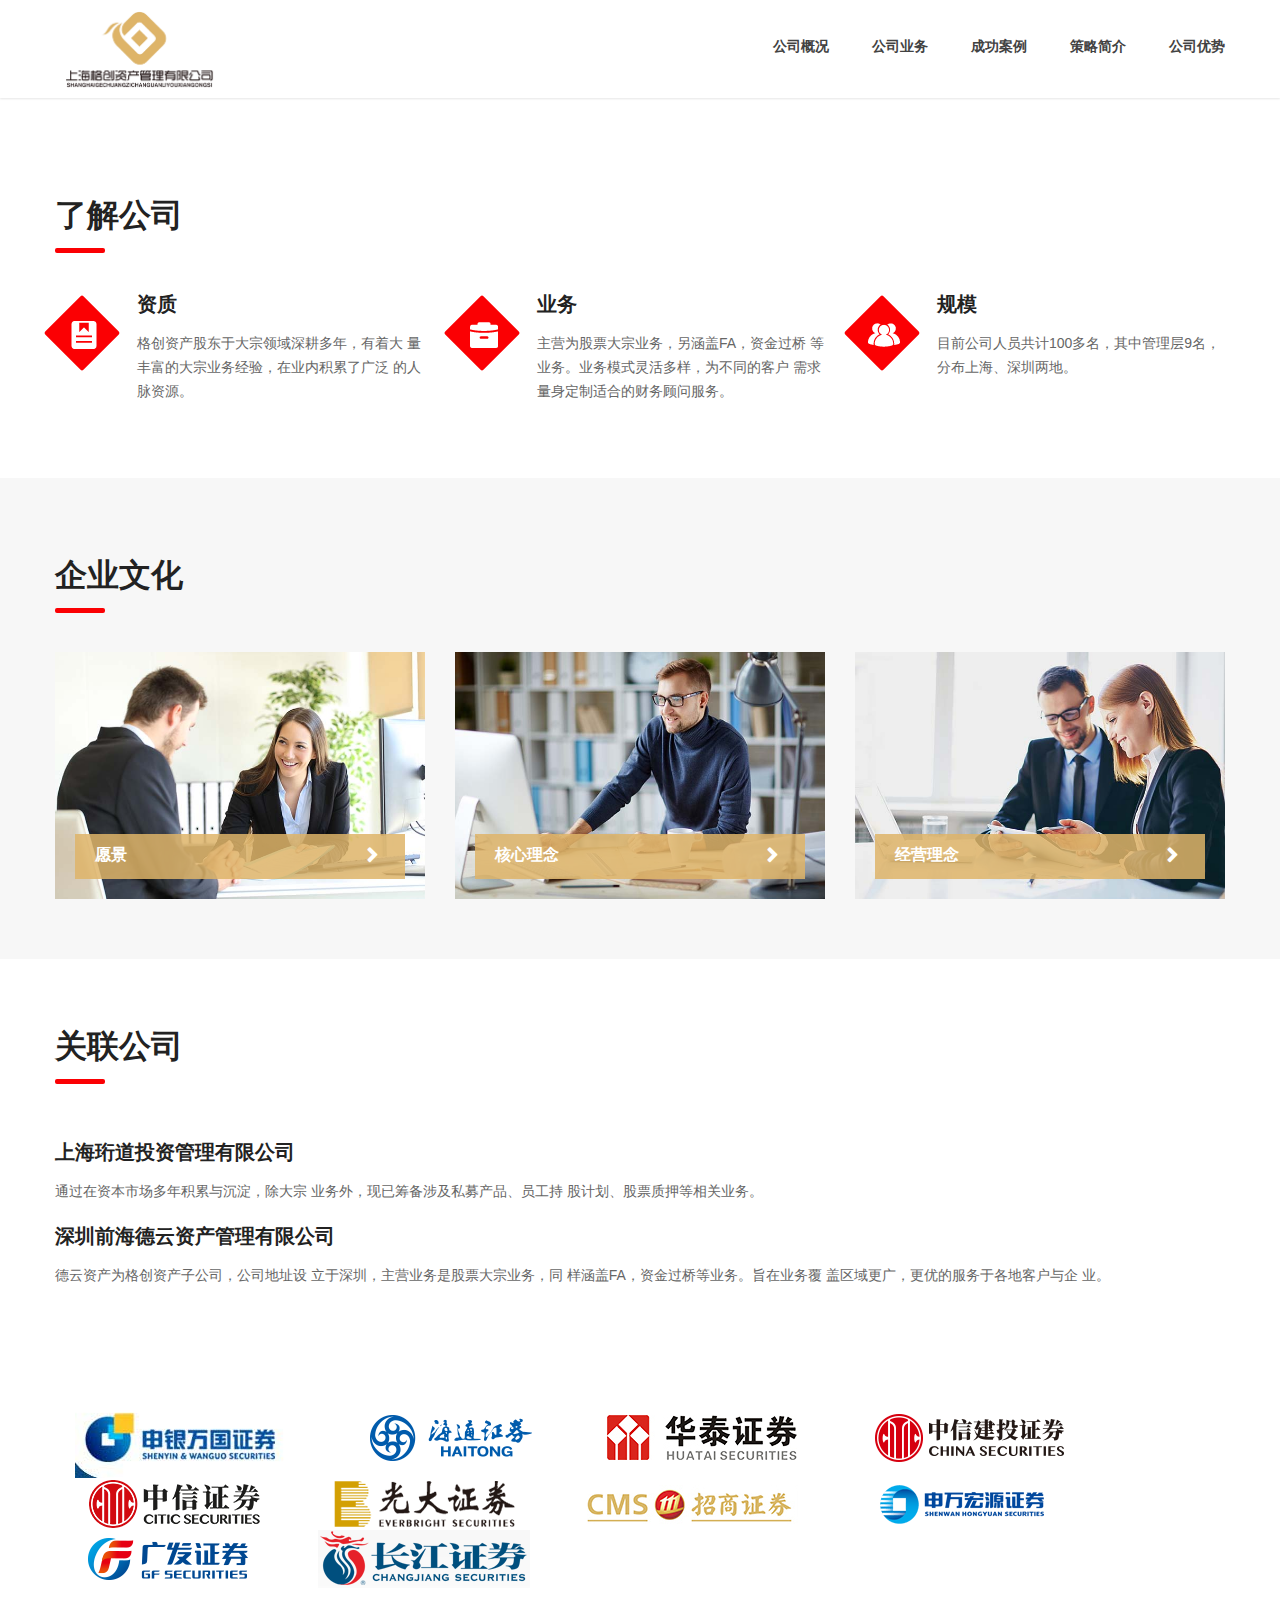
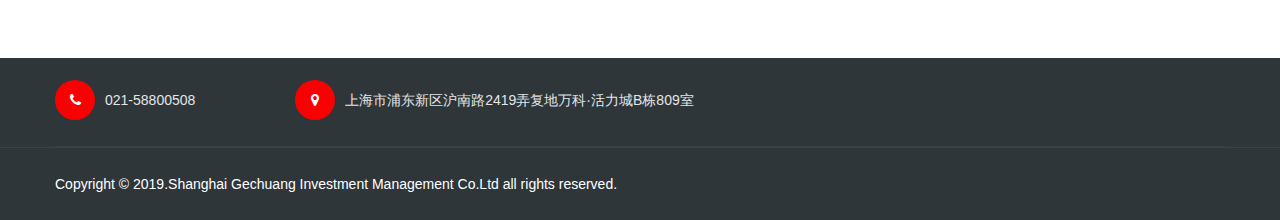
<file: index.html>
﻿<!DOCTYPE html>
<!--[if IE 8 ]><html class="ie" xmlns="http://www.w3.org/1999/xhtml" xml:lang="en-US" lang="en-US"> <![endif]-->
<!--[if (gte IE 9)|!(IE)]><!-->
<html xmlns="http://www.w3.org/1999/xhtml" xml:lang="en-US" lang="en-US"><!--<![endif]-->
<head>
	<!-- Basic Page Needs -->
	<meta charset="UTF-8">
	<!--[if IE]><meta http-equiv='X-UA-Compatible' content='IE=edge,chrome=1'><![endif]-->
	<title>上海格创资产管理有限公司</title>
	<link rel="icon" href="images/title.ico" type="image/x-icon">
	<meta name="keyword" content="格创资产 大宗交易 股份代卖 一站式减持">

    <!-- Mobile Specific Metas -->
    <meta name="viewport" content="width=device-width, initial-scale=1, maximum-scale=1">

	<!-- Boostrap style -->
	<link rel="stylesheet" type="text/css" href="stylesheet/bootstrap.css">

    <!-- REVOLUTION LAYERS STYLES -->
    <link rel="stylesheet" type="text/css" href="revolution/css/layers.css">
    <link rel="stylesheet" type="text/css" href="revolution/css/settings.css">
	
	<!-- Theme style -->
	<link rel="stylesheet" type="text/css" href="stylesheet/style.css">

	<!-- Reponsive -->
	<link rel="stylesheet" type="text/css" href="stylesheet/responsive.css">

    <!-- Animation Style -->
    <link rel="stylesheet" type="text/css" href="stylesheet/animate.css">
	

</head>
	<body>

        <div class="boxed">
		
		<header id="header" class="header bg-color">
			<div class="container">
				<div class="row">
					<div class="header-wrap">
						<div class="col-md-2 col-xs-6">
							<div id="logo" class="logo">
								<a href="#" title="">
									<img src="images/logo-blog.jpg" alt="logo Finance Business">
								</a>
							</div><!-- /#logo -->                            
						</div><!-- /.col-md-2 -->
						<div class="col-md-10 col-xs-6">				
							<div class="nav-wrap">
                                <div class="btn-menu">
                                    <span></span>
                                </div><!-- //mobile menu button -->								
								<nav id="mainnav" class="mainnav">
									<ul class="menu">
										<li><a href="index.html" title="">公司概况</a></li>
										<li><a href="business.html" title="">公司业务</a></li>
										<li><a href="case.html" title="">成功案例</a></li>
										<li><a href="strategy.html" title="">策略简介</a></li>
										<li><a href="advantage.html" title="">公司优势</a></li>
									</ul><!-- /.menu -->									
								</nav><!-- /#mainnav -->															
							</div><!-- /.nav-wrap -->
						</div><!-- /.col-md-9 -->
					</div><!-- /.header-wrap -->
				</div><!-- /.row -->
			</div><!-- /.container -->
		</header><!-- /header -->
		
		<!-- START REVOLUTION SLIDER 5.4.2 auto mode -->
        <div data-source="gallery" style="margin:0px auto;background-color:transparent;padding:0px;margin-top:0px;margin-bottom:0px;">
                <!-- START REVOLUTION SLIDER 5.3.0.2 auto mode -->
                <div id="banner-slide" class="rev_slider fullwidthabanner" style="display:none;" data-version="5.3.0.2">

                    <ul><!-- SLIDE  -->
                
                        <li data-index="rs-3049" data-transition="slideremovedown" data-slotamount="7" data-hideafterloop="0" data-hideslideonmobile="off"  data-easein="Power4.easeInOut" data-easeout="Power4.easeInOut" data-masterspeed="2000"    data-rotate="0"  data-saveperformance="off"  data-title="Ken Burns" data-param1="" data-param2="" data-param3="" data-param4="" data-param5="" data-param6="" data-param7="" data-param8="" data-param9="" data-param10="" data-description="">                        

                            <!-- MAIN IMAGE -->
                            <img src="images/slides/slide1.jpg"  alt=""  data-bgposition="center center" data-kenburns="off" data-duration="30000" data-ease="Linear.easeNone" data-scalestart="100" data-scaleend="120" data-rotatestart="0" data-rotateend="0" data-offsetstart="0 0" data-offsetend="0 0" data-bgparallax="10" class="rev-slidebg" data-no-retina>
                            <!-- LAYERS -->

                            <!-- LAYER NR. 12 -->
                            <div class="tp-caption title-slide color-white letter-spacing3px" 
                                id="slide-3049-layer-1" 
                                data-x="['left','left','left','left']" data-hoffset="['30','30','30','30']" 
                                data-y="['middle','middle','middle','middle']" data-voffset="['-105','-77','-77','-77']" 
                                data-fontsize="['55','52','45','35']"
                                data-lineheight="['60','57','50','40']"
                                data-fontweight="['600','600','600','600']"
                                data-width="none"
                                data-height="none"
                                data-whitespace="nowrap"
                     
                                data-type="text" 
                                data-responsive_offset="on"                             

                                data-frames='[{"delay":1000,"speed":2000,"frame":"0","from":"y:-50px;opacity:0;","to":"o:1;","ease":"Power3.easeInOut"},{"delay":"wait","speed":300,"frame":"999","to":"auto:auto;","ease":"Power3.easeInOut"}]'

                                data-textAlign="['left','left','left','left']"
                                data-paddingtop="[10,10,10,10]"
                                data-paddingright="[0,0,0,0]"
                                data-paddingbottom="[0,0,0,0"
                                data-paddingleft="[0,0,0,0]"

                                style="z-index: 16; white-space: nowrap;text-transform:left;">上海格创资产管理有限公司
                            </div>

                            <!-- LAYER NR. 13 -->
                            <div class="tp-caption sub-title color-white" 
                                id="slide-3049-layer-4" 
                                data-x="['left','left','left','left']" data-hoffset="['37','37','37','37']" 
                                data-y="['middle','middle','middle','middle']" data-voffset="['30','30','30','0']"
                                data-fontsize="['20',18','18','14']" 
                                data-lineheight="['30','28','28','24']"
                                data-fontweight="['400','400','400','400']"
                                data-width="none"
                                data-height="none"
                                data-whitespace="nowrap"
                     
                                data-type="text" 
                                data-responsive_offset="on" 

                                data-frames='[{"from":"y:[100%];z:0;rX:0deg;rY:0;rZ:0;sX:1;sY:1;skX:0;skY:0;opacity:0;","mask":"x:0px;y:[100%];s:inherit;e:inherit;","speed":2000,"to":"o:1;","delay":1500,"ease":"Power4.easeInOut"},{"delay":"wait","speed":1000,"to":"y:[100%];","mask":"x:inherit;y:inherit;s:inherit;e:inherit;","ease":"Power2.easeInOut"}]'
                                data-textAlign="['left','left','left','left']"
                                data-paddingtop="[0,0,0,0]"
                                data-paddingright="[0,0,0,0]"
                                data-paddingbottom="[0,0,0,0]"
                                data-paddingleft="[0,0,0,0]"

                                style="z-index: 17; white-space: nowrap;text-transform:left;">Shanghai Gechuang Investment Management Co.Ltd 
                            </div>

                        </li>                        
                    </ul>
                </div>
        </div><!-- END REVOLUTION SLIDER -->

		<section class="flat-row flat-iconbox">
			<div class="container">

				<div class="row">
					<div class="col-md-12">
						<div class="title-section left">
							<h2>了解公司</h2>
						</div><!-- /.title-section -->
					</div>
				</div><!-- /.row -->

				<div class="row">

					<div class="col-md-4">
						<div class="iconbox-item">
							<div class="iconbox style1">
								<div class="box-header">
									<div class="icon-rounded ion-clipboard">
										
									</div><!-- /.icon-rounded -->
									<div class="box-title">
										<a href="'#" title="">资质</a>
									</div><!-- /.box-title -->
								</div><!-- /.box-header -->
								<div class="box-content">
									格创资产股东于大宗领域深耕多年，有着大
									量丰富的大宗业务经验，在业内积累了广泛
									的人脉资源。
								</div><!-- /.box-content -->
							</div><!-- /.iconbox -->
						</div><!-- /.iconbox-item -->
					</div><!-- /.col-md-4 -->

					<div class="col-md-4">
						<div class="iconbox-item">
							<div class="iconbox style1">
								<div class="box-header">
									<div class="icon-rounded line-chart">
										
									</div>
									<div class="box-title">
										<a href="'#" title="">业务</a>
									</div>
								</div><!-- /.box-header -->
								<div class="box-content">
									主营为股票大宗业务，另涵盖FA，资金过桥
									等业务。业务模式灵活多样，为不同的客户
									需求量身定制适合的财务顾问服务。
								</div><!-- /.box-content -->
							</div><!-- /.iconbox -->
						</div><!-- /.iconbox-item -->
					</div><!-- /.col-md-4 -->

					<div class="col-md-4">
						<div class="iconbox-item">
							<div class="iconbox style1">
								<div class="box-header">
									<div class="icon-rounded clock">
										
									</div>
									<div class="box-title">
										<a href="'#" title="">规模</a>
									</div>
								</div><!-- /.box-header -->
								<div class="box-content">
									目前公司人员共计100多名，其中管理层9名，
									分布上海、深圳两地。
								</div><!-- /.box-content -->
							</div><!-- /.iconbox -->
						</div><!-- /.iconbox-item -->
					</div><!-- /.col-md-4 -->

				</div><!-- /.row -->

			</div><!-- /.container -->
		</section><!-- /.flat-row-iconbox -->

		<section class="flat-row pd-imagebox bg-theme">
			<div class="container">
					<div class="row">
							<div class="col-md-12">
								<div class="title-section left">
									<h2>企业文化</h2>
								</div><!-- /.title-section -->
							</div>
						</div><!-- /.row -->
				<div class="row">

					<div class="col-md-4">
						<div class="imagebox-item">
							<div class="imagebox style1">
								<div class="imagebox-image">
									<img src="images/imagebox/001.jpg" alt="">
								</div><!-- /.imagebox-image -->
								
								<div class="imagebox-title">
									<h3><a href="#" title="">愿景</a></h3>
								</div><!-- /.iamgebox-title -->
								<div class="imagebox-content">
									<div class="imagebox-desc">
										致力于成为中国资本市场中有重要影响力、受人尊敬的财富管理运营者与上市公司服务者。	
									</div>
								</div><!-- /.imagebox-content -->
							</div><!-- /.imagebox -->
						</div><!-- /.imagebox-item -->
					</div><!-- /.col-md-4 -->

					<div class="col-md-4">
						<div class="imagebox-item">
							<div class="imagebox style1">
								<div class="imagebox-image">
									<img src="images/imagebox/002.jpg" alt="">
								</div><!-- /.imagebox-image -->
								<div class="imagebox-title">
									<h3><a href="#" title="">核心理念</a></h3>
								</div><!-- /.imagebox-title -->
								<div class="imagebox-content">
									<div class="imagebox-desc">
									重视公司的长远发展与多方共赢。公司的客户、品牌、员工资源是公司最珍贵的财富。以充分实现客户利益为第一要务，兼顾团队的成长与发展、员工价值的实现与回报，更好的服务社会。	
									</div>
								</div><!-- /.imagebox-content -->
							</div><!-- /.imagebox -->
						</div><!-- /.imagebox-item -->
					</div><!-- /.col-md-4 -->

					<div class="col-md-4">
						<div class="imagebox-item">
							<div class="imagebox style1">
								<div class="imagebox-image">
									<img src="images/imagebox/003.jpg" alt="">
								</div><!-- /.imagebox-image -->
								<div class="imagebox-title">
									<h3><a href="#" title="">经营理念</a></h3>
								</div><!-- /.imagebox-title -->
								<div class="imagebox-content">
									<div class="imagebox-desc">
											从客户需求出发，提供长期有效的跟踪服务，共同成长，互惠互赢。通过包括
											合伙人制度在内的有效激励机制，使公司全体成员充满激情，为客户提供杰出
											的财富管理服务。团队协作精神与合作意识是工作信条与指引，同时我们鼓励
											公司员工具有一定的独立性和创造性。
									</div>
								</div><!-- /.imagebox-content -->
							</div><!-- /.imagebox -->
						</div><!-- /.imagebox-item -->
					</div><!-- /.col-md-4 -->

				</div><!-- /.row -->
			</div><!-- /.container -->
		</section><!-- /.flat-row-imagebox -->

		<section class="flat-row flat-news">
				<div class="container">
						<div class="row">
								<div class="col-md-12">
									<div class="title-section left">
										<h2>关联公司</h2>
									</div><!-- /.title-section -->
								</div>
							</div><!-- /.row -->
					<div class="row">
						<div class="col-md-12">
								<div class="iconbox-item">
									<div class="iconbox">
										<div class="box-header">
											<div class="box-title">
												<a href="#" title="">上海珩道投资管理有限公司</a>
											</div><!-- /.box-title -->
										</div><!-- /.box-header -->
										<div class="box-content">
												通过在资本市场多年积累与沉淀，除大宗
												业务外，现已筹备涉及私募产品、员工持
												股计划、股票质押等相关业务。
										</div>
										<!-- /.box-content -->
									</div><!-- /.iconbox -->
								</div><!-- /.iconbox-item -->
							</div><!-- /.col-md-4 -->

					</div><!-- /.row -->
					<div class="row" style="margin-top: 20px"><div class="col-md-12"></div></div>
					<div class="row">
							<div class="col-md-12">
									<div class="iconbox-item">
										<div class="iconbox">
											<div class="box-header">
												<div class="box-title">
													<a href="#" title="">深圳前海德云资产管理有限公司</a>
												</div><!-- /.box-title -->
											</div><!-- /.box-header -->
											<div class="box-content">
													德云资产为格创资产子公司，公司地址设
													立于深圳，主营业务是股票大宗业务，同
													样涵盖FA，资金过桥等业务。旨在业务覆
													盖区域更广，更优的服务于各地客户与企
													业。
											</div><!-- /.box-content -->
										</div><!-- /.iconbox -->
									</div><!-- /.iconbox-item -->
								</div><!-- /.col-md-4 -->
		
					</div><!-- /.row -->
				</div><!-- /.container -->
		</section><!-- /.flat-news -->

		<!-- Carousel -->
        <section class="flat-row flat-client">
            <div class="container">
                <div class="row">
                    <div class="col-md-12"> 
                        <ul class="flat-carousel" data-item="5" data-nav="false" data-dots="false" data-auto="true">
                            <li class="item">
                                <img src="images/client/logo-slide-05.jpg" alt="img">
                            </li>
                            <li class="item">
                                <img src="images/client/logo-slide-03.jpg" alt="img">
                            </li>
                            <li class="item">
                                <img src="images/client/logo-slide-04.jpg" alt="img">
                            </li>
                            <li class="item">
                                <img src="images/client/logo-slide-02.jpg" alt="img">
                            </li>
                            <li class="item">
                                <img src="images/client/logo-slide-01.jpg" alt="img">
							</li>
							<li class="item">
                                <img src="images/client/logo-slide-06.jpg" alt="img">
							</li>
							<li class="item">
                                <img src="images/client/logo-slide-07.jpg" alt="img">
							</li>
							<li class="item">
                                <img src="images/client/logo-slide-08.jpg" alt="img">
							</li>
							<li class="item">
                                <img src="images/client/logo-slide-09.jpg" alt="img">
							</li>
							<li class="item">
                                <img src="images/client/logo-slide-10.jpg" alt="img">
                            </li>
                        </ul>
                    </div> <!-- /.col-md-12 -->
                </div> <!-- /.row -->
            </div> <!-- /.container -->
        </section> <!-- /.flat-row -->

		<footer id="footer">
			<div class="footer-widgets">
				<div class="container">
					<div class="row">
						<div class="col-md-12">
							<div class="widget-infomation">
								<ul class="infomation-footer">
									<li><i class="fa fa-phone" aria-hidden="true"></i><a title="Tel">021-58800508</a></a></li>
									<li><i class="fa fa-map-marker" aria-hidden="true"></i><a title="Address">上海市浦东新区沪南路2419弄复地万科·活力城B栋809室</a></li>
								</ul><!-- /.infomation-footer -->
							</div><!-- /.widget-infomation -->
						</div><!-- /.col-md-12 -->
					</div><!-- /.row -->
				</div><!-- /.container -->
			</div><!-- /.footer-widgets -->
			<div class="footer-bottom">
				<div class="container">
					<div class="row">
						<div class="col-md-12">
							<div class="copyright">
								<p>Copyright &copy; 2019.Shanghai Gechuang Investment Management Co.Ltd all rights reserved.</p>
							</div>
						</div>
					</div>
				</div>
			</div><!-- /.footer-bottom -->
		</footer><!-- /#footer -->
		<div class="button-go-top">
			<a href="#" title="" class="go-top">
				<i class="fa fa-chevron-up"></i>
			</a>
		</div>

        </div> <!-- /.boxed -->

	<!-- Javascript -->
    <script type="text/javascript" src="http://libs.baidu.com/jquery/2.0.0/jquery.min.js"></script>
    <script type="text/javascript" src="javascript/bootstrap.min.js"></script>
    <script type="text/javascript" src="javascript/owl.carousel.js"></script>
    <script type="text/javascript" src="javascript/jquery.easing.js"></script>
    <script type="text/javascript" src="javascript/jquery.flexslider-min.js"></script>
    <script type="text/javascript" src="javascript/waypoints.min.js"></script>
    
    <script type="text/javascript" src="javascript/jquery.cookie.js"></script>
    <script type="text/javascript" src="javascript/main.js"></script>


    <!-- Revolution Slider -->
    <script type="text/javascript" src="revolution/js/jquery.themepunch.tools.min.js"></script>
    <script type="text/javascript" src="revolution/js/jquery.themepunch.revolution.min.js"></script>
    <script type="text/javascript" src="revolution/js/slider_v1.js"></script>


	<script type="text/javascript" src="revolution/js/extensions/revolution.extension.slideanims.min.js"></script>
<script type="text/javascript" src="revolution/js/extensions/revolution.extension.layeranimation.min.js"></script>
<script type="text/javascript" src="revolution/js/extensions/revolution.extension.navigation.min.js"></script>
<script type="text/javascript" src="revolution/js/extensions/revolution.extension.parallax.min.js"></script>
	</body>
</html>
</file>
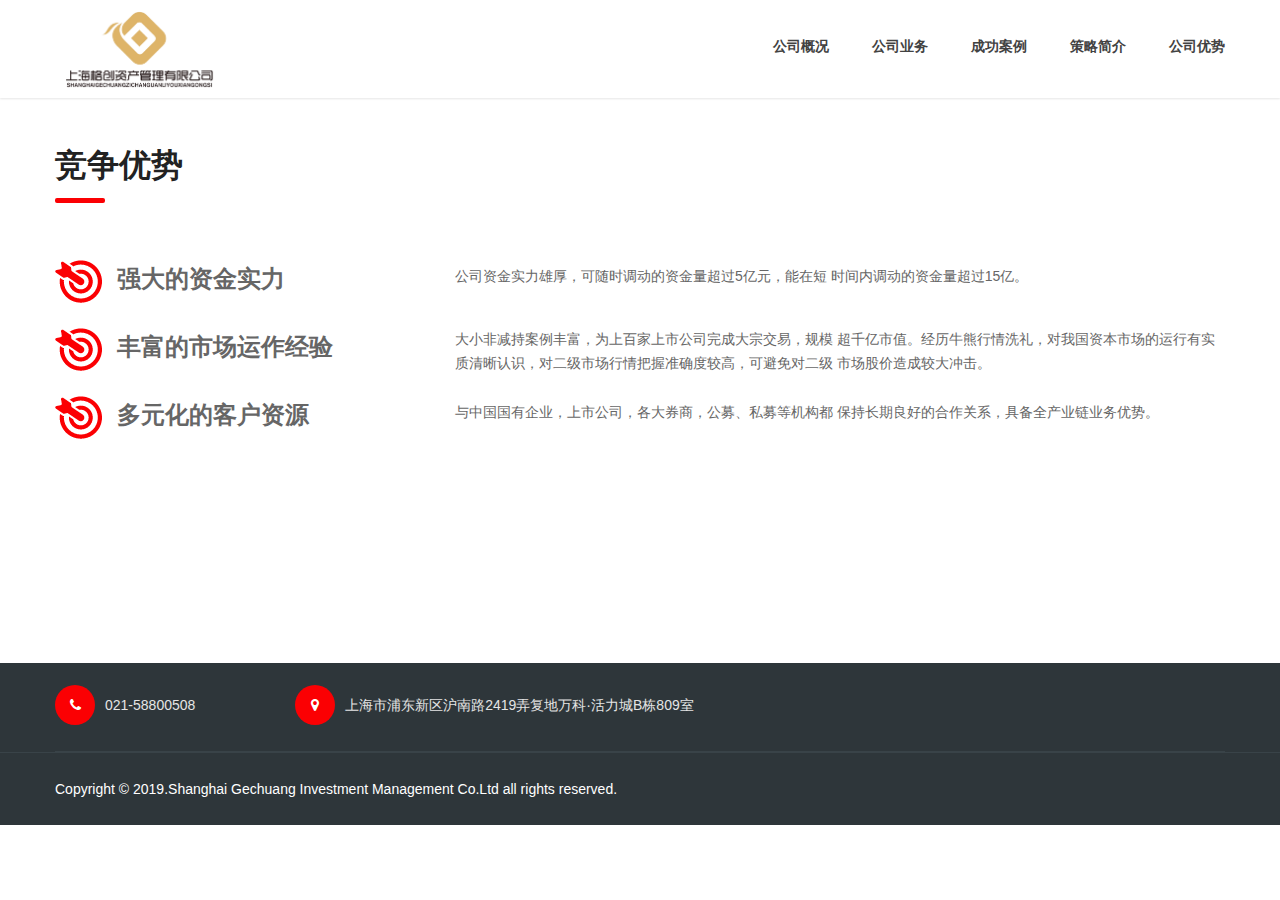
<file: advantage.html>
﻿<!DOCTYPE html>
<!--[if IE 8 ]><html class="ie" xmlns="http://www.w3.org/1999/xhtml" xml:lang="en-US" lang="en-US"> <![endif]-->
<!--[if (gte IE 9)|!(IE)]><!-->
<html xmlns="http://www.w3.org/1999/xhtml" xml:lang="en-US" lang="en-US">
<!--<![endif]-->

<head>
	<!-- Basic Page Needs -->
	<meta charset="UTF-8">
	<!--[if IE]><meta http-equiv='X-UA-Compatible' content='IE=edge,chrome=1'><![endif]-->
	<title>上海格创资产管理有限公司</title>
	<link rel="icon" href="images/title.ico" type="image/x-icon">
	<meta name="author" content="">

	<!-- Mobile Specific Metas -->
	<meta name="viewport" content="width=device-width, initial-scale=1, maximum-scale=1">

	<!-- Boostrap style -->
	<link rel="stylesheet" type="text/css" href="stylesheet/bootstrap.css">

	<!-- REVOLUTION LAYERS STYLES -->
	<link rel="stylesheet" type="text/css" href="revolution/css/layers.css">
	<link rel="stylesheet" type="text/css" href="revolution/css/settings.css">

	<!-- Theme style -->
	<link rel="stylesheet" type="text/css" href="stylesheet/style.css">

	<!-- Reponsive -->
	<link rel="stylesheet" type="text/css" href="stylesheet/responsive.css">

	<!-- Animation Style -->
	<link rel="stylesheet" type="text/css" href="stylesheet/animate.css">


</head>

<body>

	<div class="boxed">

		<header id="header" class="header bg-color">
			<div class="container">
				<div class="row">
					<div class="header-wrap">
						<div class="col-md-2 col-xs-6">
							<div id="logo" class="logo">
								<a href="#" title="">
									<img src="images/logo-blog.jpg" alt="logo Finance Business">
								</a>
							</div>
							<!-- /#logo -->
						</div>
						<!-- /.col-md-2 -->
						<div class="col-md-10 col-xs-6">
							<div class="nav-wrap">
								<div class="btn-menu">
									<span></span>
								</div>
								<!-- //mobile menu button -->
								<nav id="mainnav" class="mainnav">
									<ul class="menu">
										<li>
											<a href="index.html" title="">公司概况</a>
										</li>
										<li>
											<a href="business.html" title="">公司业务</a>
										</li>
										<li>
											<a href="case.html" title="">成功案例</a>
										</li>
										<li>
											<a href="strategy.html" title="">策略简介</a>
										</li>
										<li>
											<a href="advantage.html" title="">公司优势</a>
										</li>
									</ul>
									<!-- /.menu -->
								</nav>
								<!-- /#mainnav -->
							</div>
							<!-- /.nav-wrap -->
						</div>
						<!-- /.col-md-9 -->
					</div>
					<!-- /.header-wrap -->
				</div>
				<!-- /.row -->
			</div>
			<!-- /.container -->
		</header>
		<!-- /header -->

		<section class="flat-row flat-news" style="padding-top: 30px;">
			<div class="container">
				<div class="row">
					<div class="col-md-12">
						<div class="title-section left">
							<h2>竞争优势</h2>
						</div>
						<!-- /.title-section -->
					</div>
				</div>
				<!-- /.row -->
				<div class="row advan-row">

					<div class="col-md-4">
						<div class="advan-img">
							<img src="images/bazi.jpg"/>
							<label>强大的资金实力</label>
						</div>
						<!-- /.imagebox-item -->
					</div>
					<!-- /.col-md-4 -->
					<div class="col-md-8">
						<div class="advan-text">
							<p>
							公司资金实力雄厚，可随时调动的资金量超过5亿元，能在短 时间内调动的资金量超过15亿。
							</p>
						</div>
						<!-- /.iconbox-item -->
					</div>
					<!-- /.col-md-4 -->
					<div class="clearfix"></div>
				</div>
				<!-- /.row -->

				<!-- /.row -->
				<div class="row advan-row">

					<div class="col-md-4">
						<div class="advan-img">
							<img src="images/bazi.jpg"/>
							<label>丰富的市场运作经验</label>
						</div>
					</div>
					<!-- /.col-md-4 -->
					<div class="col-md-8">
						<div>

							大小非减持案例丰富，为上百家上市公司完成大宗交易，规模 超千亿市值。经历牛熊行情洗礼，对我国资本市场的运行有实 质清晰认识，对二级市场行情把握准确度较高，可避免对二级 市场股价造成较大冲击。

						</div>
						<!-- /.iconbox-item -->
					</div>
					<!-- /.col-md-4 -->
					<div class="clearfix"></div>
				</div>
				<div class="row advan-row">

					<div class="col-md-4">
						<div class="advan-img">
							<img src="images/bazi.jpg"/>
							<label>多元化的客户资源</label>
						</div>
					</div>
					<div class="col-md-8">
						<div class="advan-text">
							与中国国有企业，上市公司，各大券商，公募、私募等机构都 保持长期良好的合作关系，具备全产业链业务优势。
						</div>
					</div>

				</div>
			</div>
		</section>
		<section class="flat-news" style="margin-top: 4%"></section>
		<footer id="footer">
			<div class="footer-widgets">
				<div class="container">
					<div class="row">
						<div class="col-md-12">
							<div class="widget-infomation">
								<ul class="infomation-footer">
									<li><i class="fa fa-phone" aria-hidden="true"></i><a title="Tel">021-58800508</a></a></li>
									<li><i class="fa fa-map-marker" aria-hidden="true"></i><a title="Address">上海市浦东新区沪南路2419弄复地万科·活力城B栋809室</a></li>
								</ul>
								<!-- /.infomation-footer -->
							</div>
							<!-- /.widget-infomation -->
						</div>
						<!-- /.col-md-12 -->
					</div>
					<!-- /.row -->
				</div>
				<!-- /.container -->
			</div>
			<!-- /.footer-widgets -->
			<div class="footer-bottom">
				<div class="container">
					<div class="row">
						<div class="col-md-12">
							<div class="copyright">
								<p>Copyright &copy; 2019.Shanghai Gechuang Investment Management Co.Ltd all rights reserved.</p>
							</div>
						</div>
					</div>
				</div>
			</div>
			<!-- /.footer-bottom -->
		</footer>
		<!-- /#footer -->
		<div class="button-go-top">
			<a href="#" title="" class="go-top">
				<i class="fa fa-chevron-up"></i>
			</a>
		</div>

	</div>
	<!-- /.boxed -->

	<!-- Javascript -->
	<script type="text/javascript" src="javascript/jquery.min.js"></script>
	<script type="text/javascript" src="javascript/bootstrap.min.js"></script>
	<script type="text/javascript" src="javascript/owl.carousel.js"></script>
	<script type="text/javascript" src="javascript/jquery.easing.js"></script>
	<script type="text/javascript" src="javascript/jquery.flexslider-min.js"></script>
	<script type="text/javascript" src="javascript/waypoints.min.js"></script>

	<script type="text/javascript" src="javascript/jquery.cookie.js"></script>
	<script type="text/javascript" src="javascript/main.js"></script>


	<!-- Revolution Slider -->
	<script type="text/javascript" src="revolution/js/jquery.themepunch.tools.min.js"></script>
	<script type="text/javascript" src="revolution/js/jquery.themepunch.revolution.min.js"></script>
	<script type="text/javascript" src="revolution/js/slider_v1.js"></script>

</body>

</html>
</file>
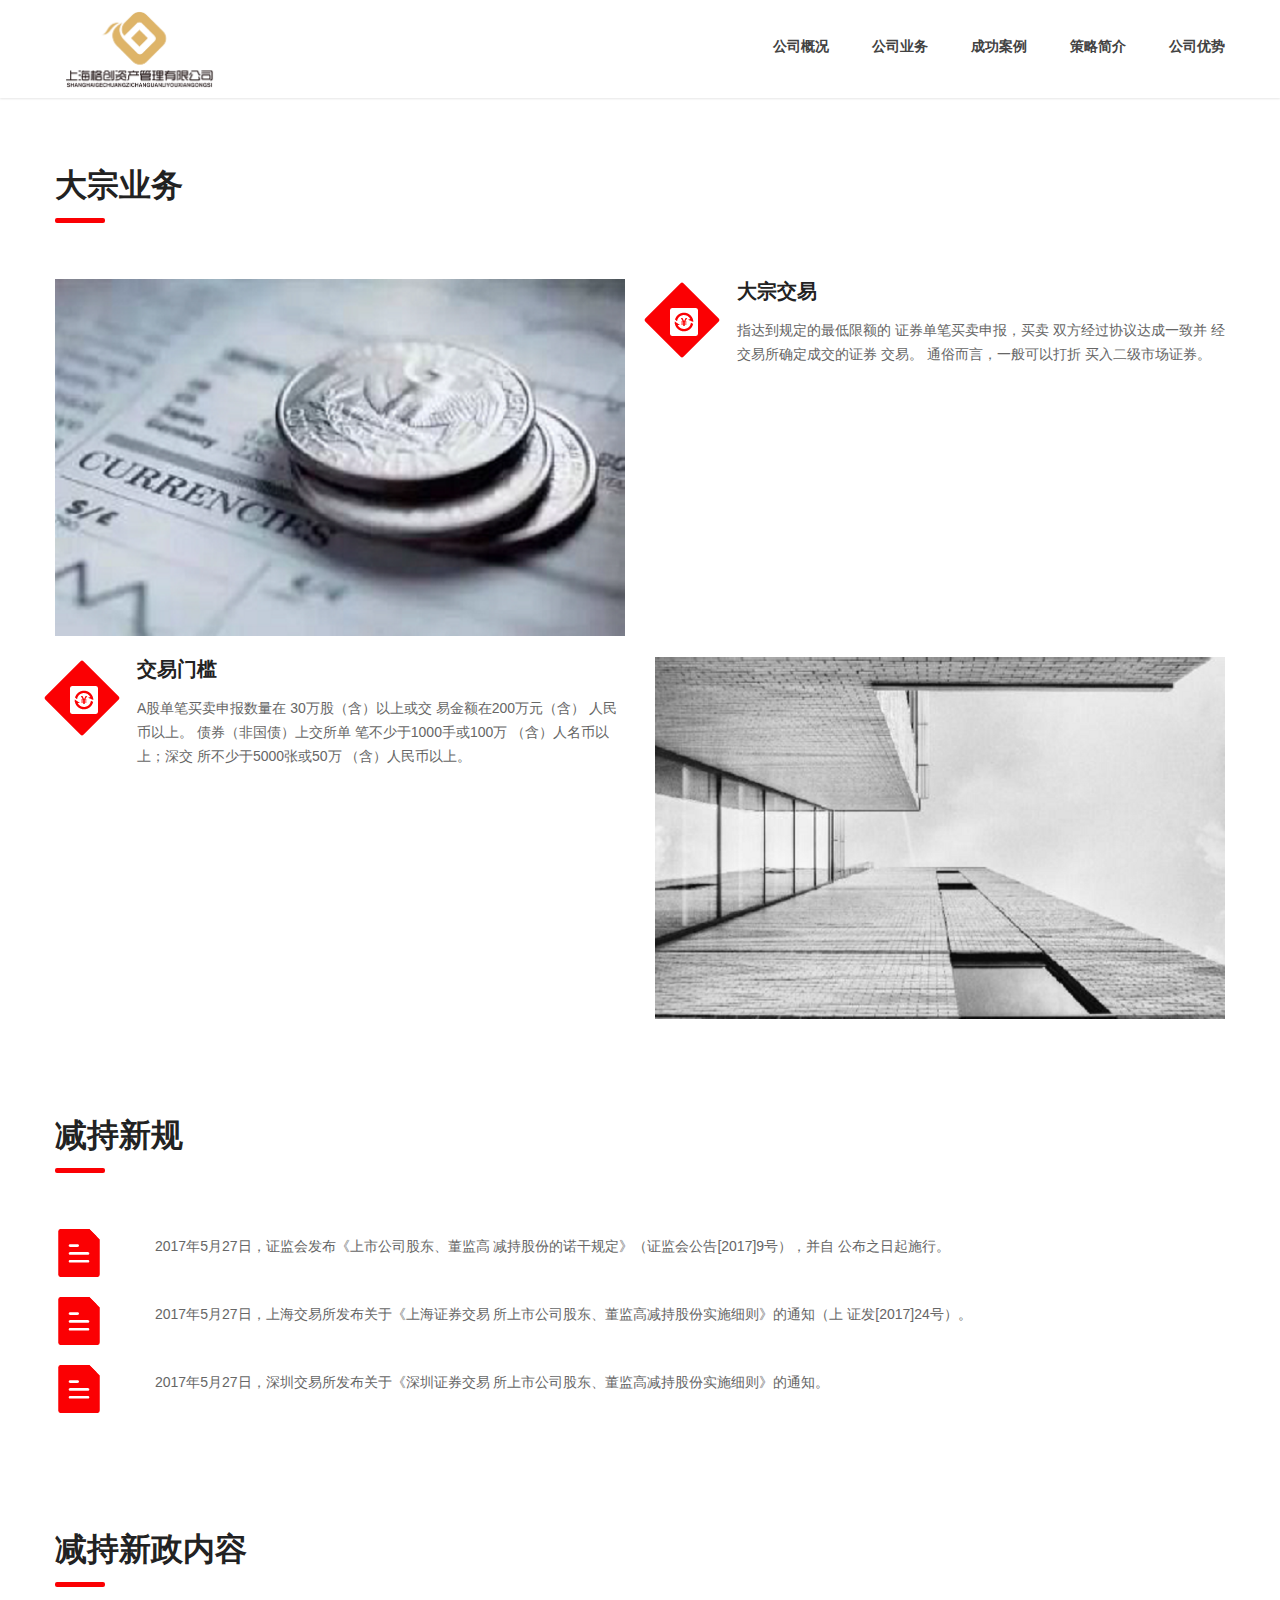
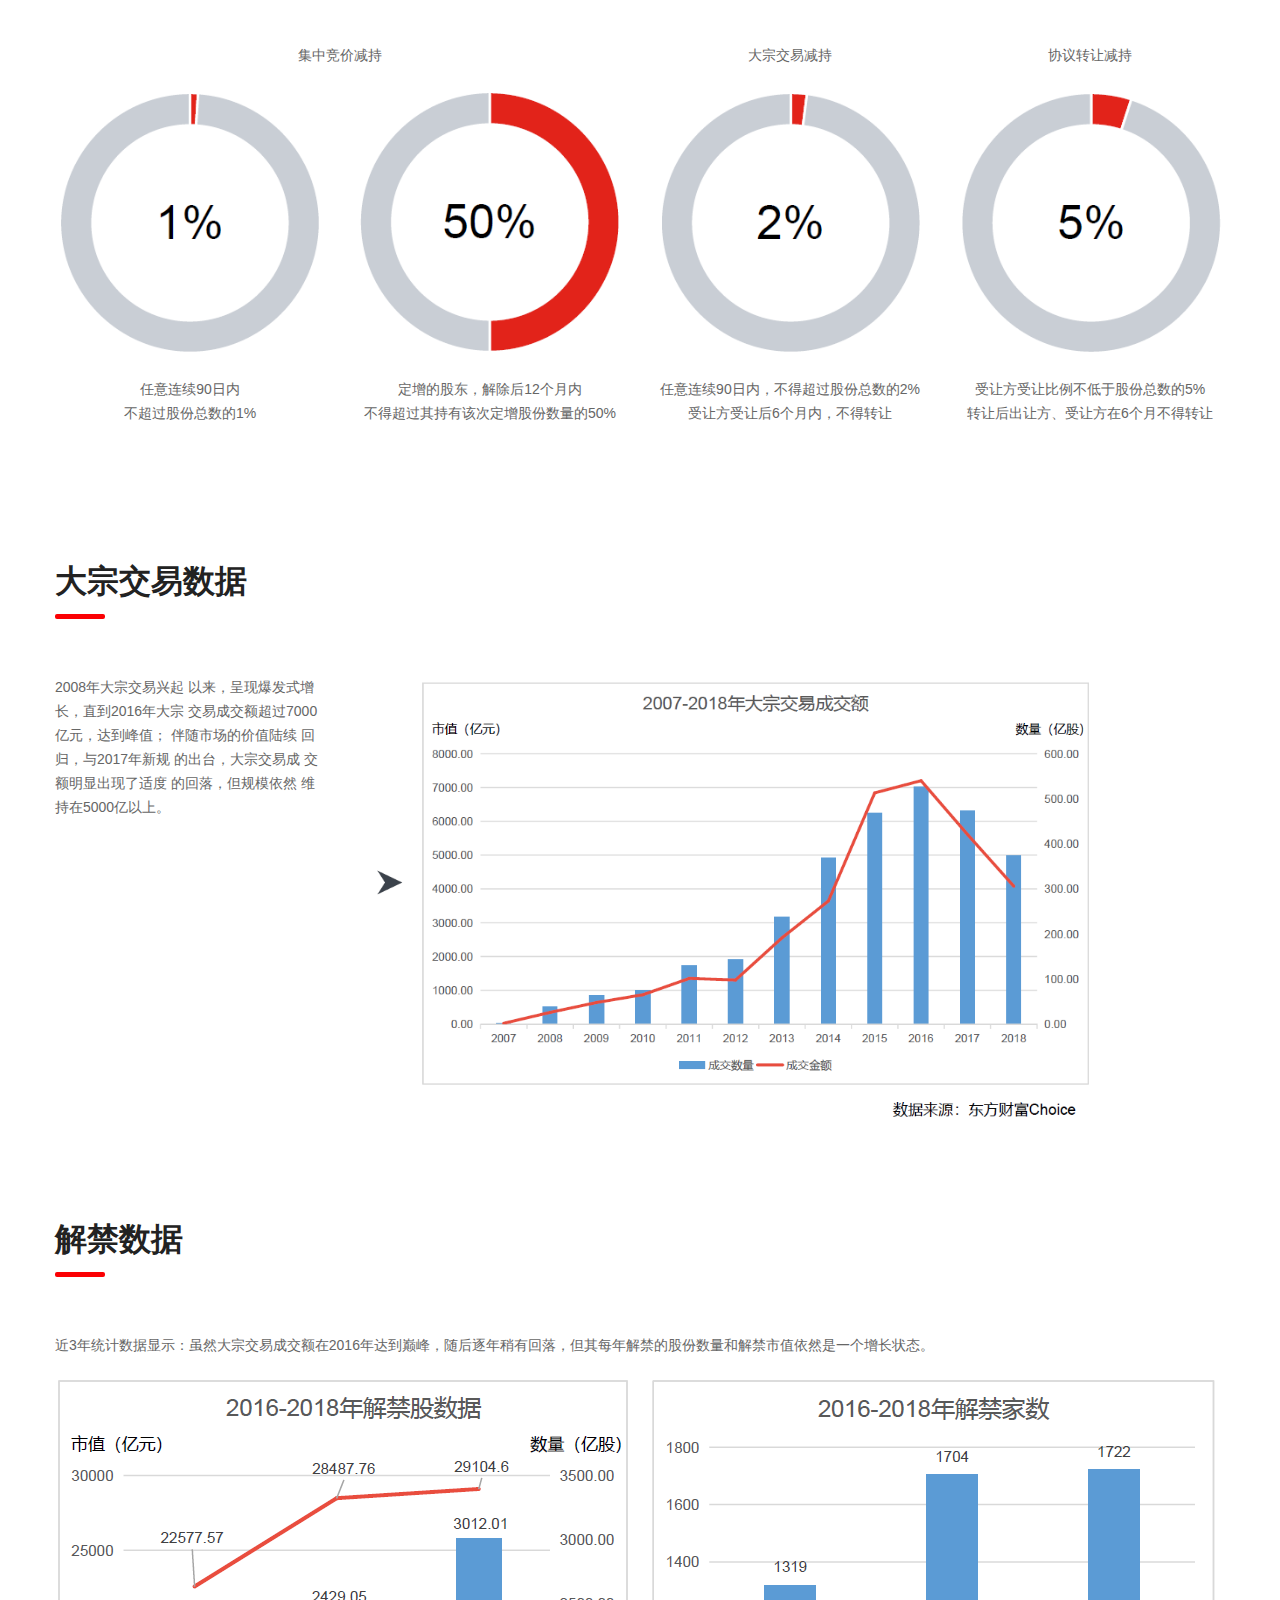
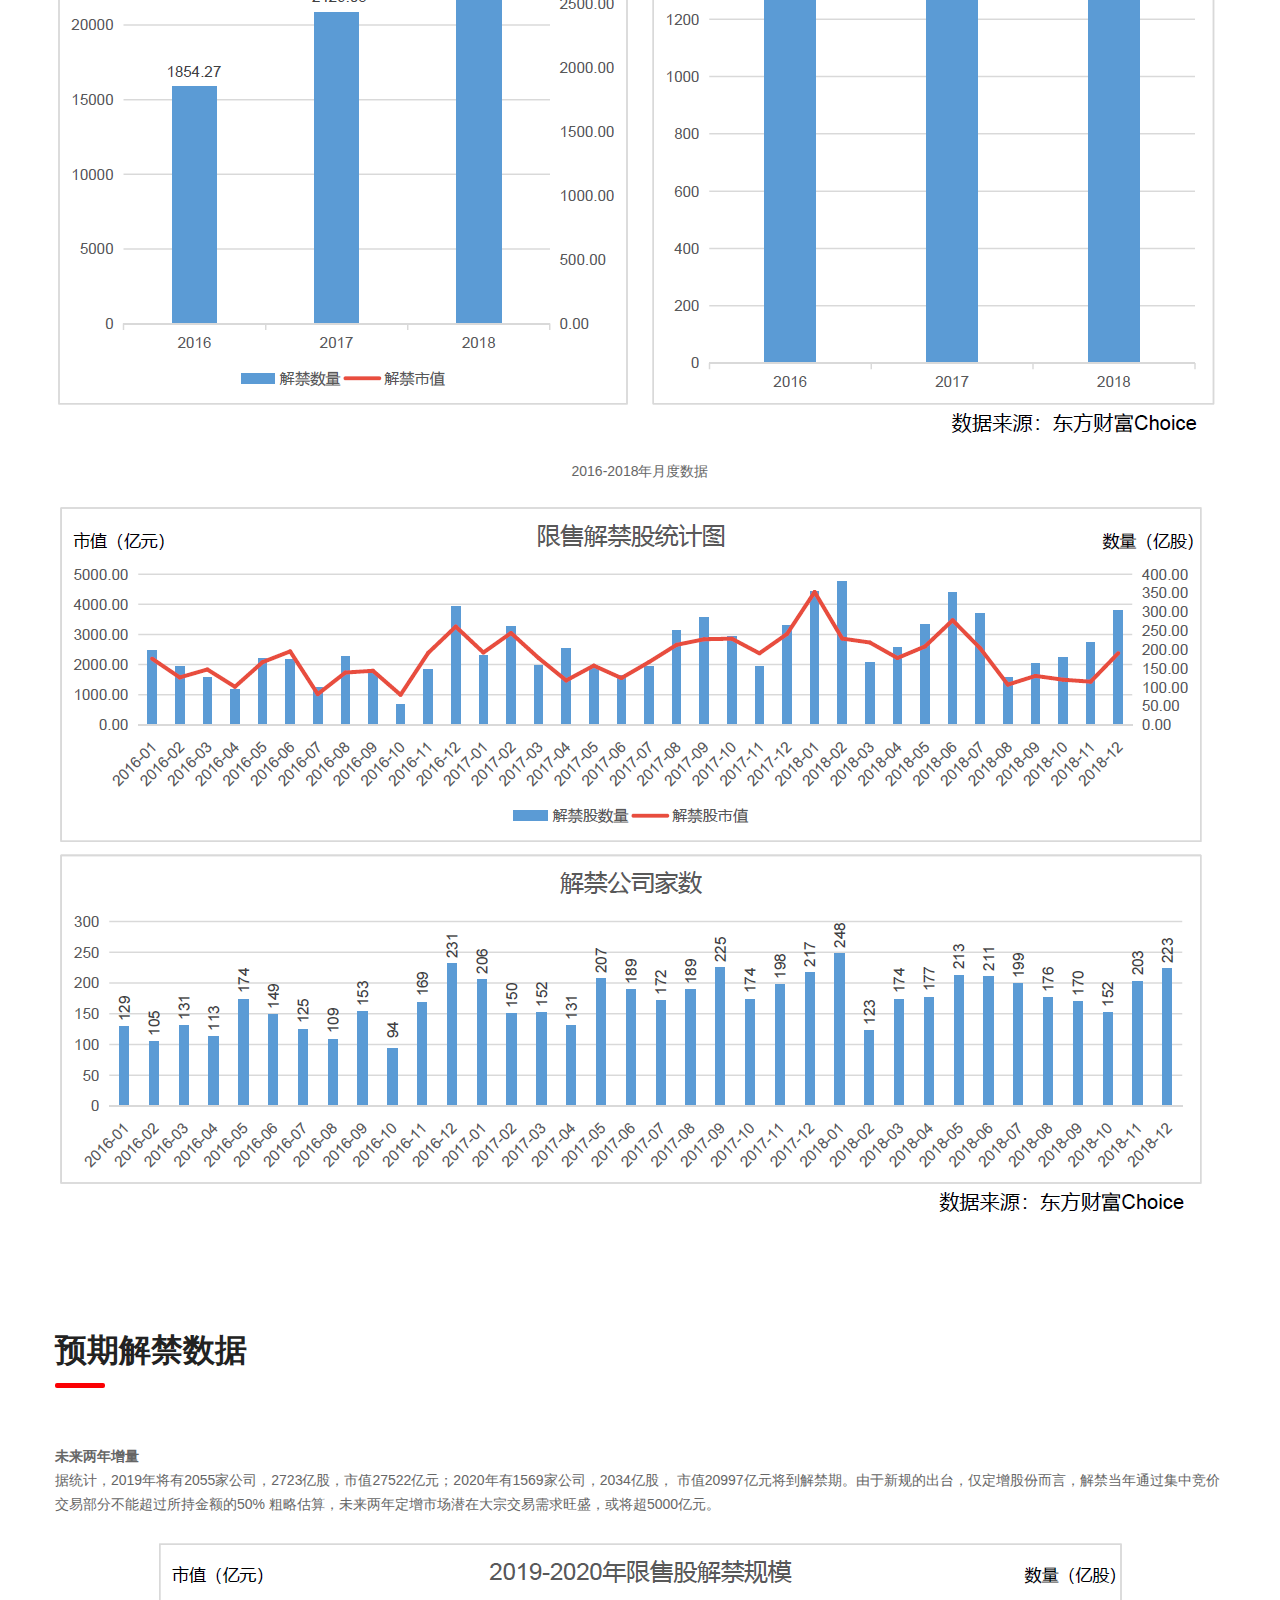
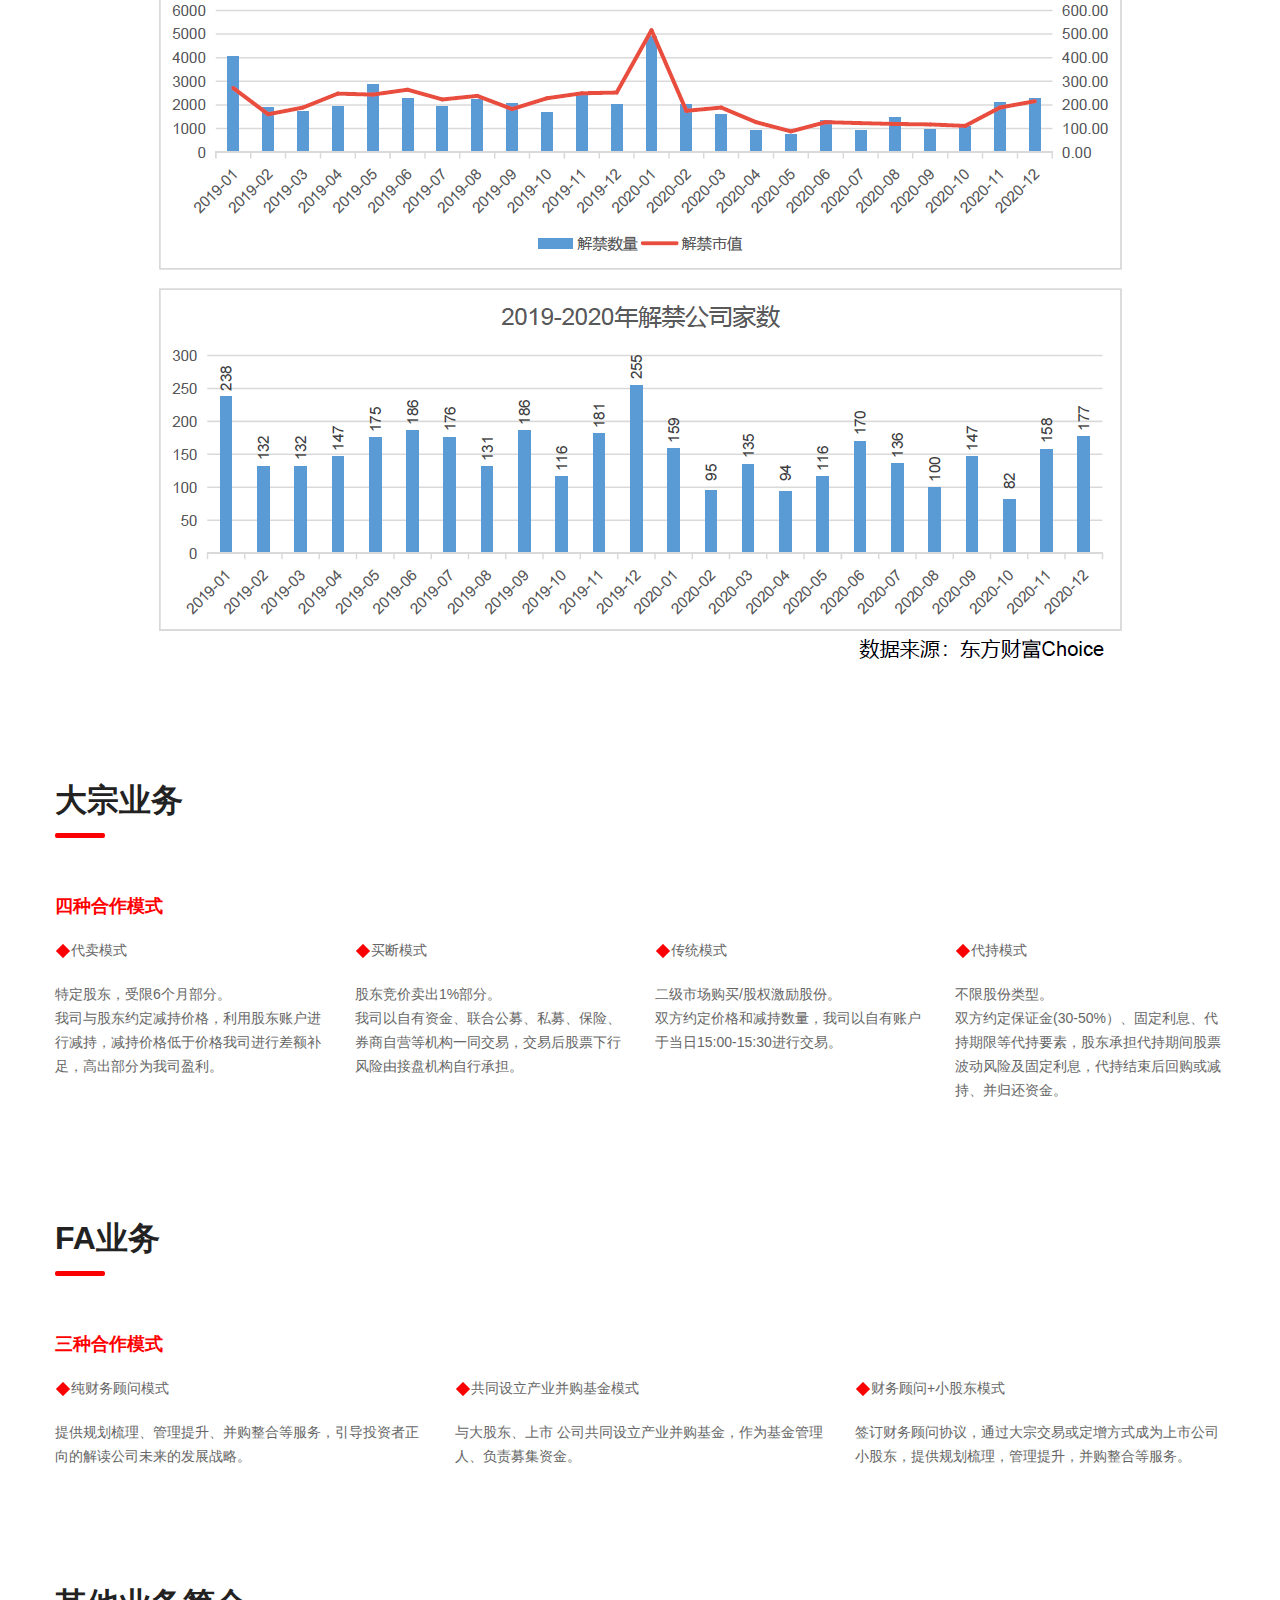
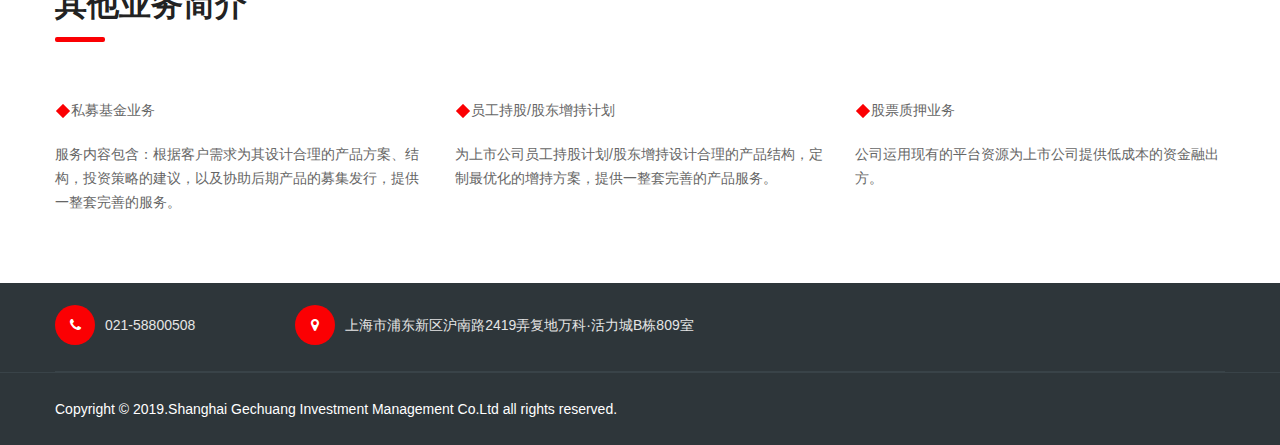
<file: business.html>
﻿<!DOCTYPE html>
<!--[if IE 8 ]><html class="ie" xmlns="http://www.w3.org/1999/xhtml" xml:lang="en-US" lang="en-US"> <![endif]-->
<!--[if (gte IE 9)|!(IE)]><!-->
<html xmlns="http://www.w3.org/1999/xhtml" xml:lang="en-US" lang="en-US">
<!--<![endif]-->

<head>
	<!-- Basic Page Needs -->
	<meta charset="UTF-8">
	<!--[if IE]><meta http-equiv='X-UA-Compatible' content='IE=edge,chrome=1'><![endif]-->
	<title>上海格创资产管理有限公司</title>
	<link rel="icon" href="images/title.ico" type="image/x-icon">
	<meta name="author" content="">

	<!-- Mobile Specific Metas -->
	<meta name="viewport" content="width=device-width, initial-scale=1, maximum-scale=1">

	<!-- Boostrap style -->
	<link rel="stylesheet" type="text/css" href="stylesheet/bootstrap.css">

	<!-- REVOLUTION LAYERS STYLES -->
	<link rel="stylesheet" type="text/css" href="revolution/css/layers.css">
	<link rel="stylesheet" type="text/css" href="revolution/css/settings.css">

	<!-- Theme style -->
	<link rel="stylesheet" type="text/css" href="stylesheet/style.css">

	<!-- Reponsive -->
	<link rel="stylesheet" type="text/css" href="stylesheet/responsive.css">

	<!-- Animation Style -->
	<link rel="stylesheet" type="text/css" href="stylesheet/animate.css">


</head>

<body>

	<div class="boxed">

		<header id="header" class="header bg-color">
			<div class="container">
				<div class="row">
					<div class="header-wrap">
						<div class="col-md-2 col-xs-6">
							<div id="logo" class="logo">
								<a href="#" title="">
									<img src="images/logo-blog.jpg" alt="logo Finance Business">
								</a>
							</div>
							<!-- /#logo -->
						</div>
						<!-- /.col-md-2 -->
						<div class="col-md-10 col-xs-6">
							<div class="nav-wrap">
								<div class="btn-menu">
									<span></span>
								</div>
								<!-- //mobile menu button -->
								<nav id="mainnav" class="mainnav">
									<ul class="menu">
										<li>
											<a href="index.html" title="">公司概况</a>
										</li>
										<li>
											<a href="business.html" title="">公司业务</a>
										</li>
										<li>
											<a href="case.html" title="">成功案例</a>
										</li>
										<li>
											<a href="strategy.html" title="">策略简介</a>
										</li>
										<li>
											<a href="advantage.html" title="">公司优势</a>
										</li>
									</ul>
									<!-- /.menu -->
								</nav>
								<!-- /#mainnav -->
							</div>
							<!-- /.nav-wrap -->
						</div>
						<!-- /.col-md-9 -->
					</div>
					<!-- /.header-wrap -->
				</div>
				<!-- /.row -->
			</div>
			<!-- /.container -->
		</header>
		<!-- /header -->

		<section class="flat-row flat-news">
			<div class="container">
				<div class="row">
					<div class="col-md-12 col-xs-12">
						<div class="title-section left">
							<h2>大宗业务</h2>
						</div>
						<!-- /.title-section -->
					</div>
				</div>
				<!-- /.row -->
				<div class="row">

					<div class="col-md-6 col-xs-12">
						<div class="imagebox-item">
							<div class="imagebox style1">
								<div class="imagebox-image">
									<img src="images/stage/transaction-1.jpg" alt="大宗交易">
								</div>
								<!-- /.imagebox-image -->
							</div>
							<!-- /.imagebox -->
						</div>
						<!-- /.imagebox-item -->
					</div>
					<!-- /.col-md-4 -->
					<div class="col-md-6 col-xs-12">
						<div class="iconbox-item">
							<div class="iconbox style1">
								<div class="box-header">
									<div class="icon-rounded magic">

									</div>
									<div class="box-title">
										<a href="#" title="">大宗交易</a>
									</div>
								</div>
								<!-- /.box-header -->
								<div class="box-content">
									指达到规定的最低限额的 证券单笔买卖申报，买卖 双方经过协议达成一致并 经交易所确定成交的证券 交易。 通俗而言，一般可以打折 买入二级市场证券。
								</div>
								<!-- /.box-content -->
							</div>
							<!-- /.iconbox -->
						</div>
						<!-- /.iconbox-item -->
					</div>
					<!-- /.col-md-4 -->

				</div>
				<!-- /.row -->
				<div class="row" style="margin-top: 20px">
					<div class="col-md-12"></div>
				</div>
				<div class="row">
					<div class="col-md-6 col-xs-12">
						<div class="iconbox-item">
							<div class="iconbox style1">
								<div class="box-header">
									<div class="icon-rounded magic">

									</div>
									<div class="box-title">
										<a href="#" title="">交易门槛</a>
									</div>
								</div>
								<!-- /.box-header -->
								<div class="box-content">
									A股单笔买卖申报数量在 30万股（含）以上或交 易金额在200万元（含） 人民币以上。 债券（非国债）上交所单 笔不少于1000手或100万 （含）人名币以上；深交 所不少于5000张或50万 （含）人民币以上。
								</div>
								<!-- /.box-content -->
							</div>
							<!-- /.iconbox -->
						</div>
						<!-- /.iconbox-item -->
					</div>
					<!-- /.col-md-4 -->

					<div class="col-md-6 col-xs-12">
						<div class="imagebox-item">
							<div class="imagebox style1">
								<div class="imagebox-image">
									<img src="images/stage/transaction-2.jpg" alt="">
								</div>
								<!-- /.imagebox-image -->
							</div>
							<!-- /.imagebox -->
						</div>
						<!-- /.imagebox-item -->
					</div>
					<!-- /.col-md-4 -->

				</div>
				<!-- /.row -->
			</div>
			<!-- /.container -->
		</section>

		<section class="flat-row flat-news" style="padding-top: 30px;">
			<div class="container">
				<div class="row">
					<div class="col-md-12 col-xs-12">
						<div class="title-section left">
							<h2>减持新规</h2>
						</div>
						<!-- /.title-section -->
					</div>
				</div>
				<!-- /.row -->
				<div class="row advan-row">

					<div class="col-md-1 col-xs-2">
						<div class="advan-img">
							<img src="images/file.jpg" />
						</div>
						<!-- /.imagebox-item -->
					</div>
					<!-- /.col-md-4 -->
					<div class="col-md-11 col-xs-10">
						<div class="advan-text">
							2017年5月27日，证监会发布《上市公司股东、董监高 减持股份的诺干规定》（证监会公告[2017]9号），并自 公布之日起施行。
						</div>
						<!-- /.iconbox-item -->
					</div>
					<!-- /.col-md-4 -->
				</div>
				<!-- /.row -->

				<!-- /.row -->
				<div class="row advan-row">

					<div class="col-md-1 col-xs-2">
						<div class="advan-img">
							<img src="images/file.jpg" />
						</div>
						<!-- /.imagebox-item -->
					</div>
					<!-- /.col-md-4 -->
					<div class="col-md-11 col-xs-10">
						<div class="advan-text">
							<p>
								2017年5月27日，上海交易所发布关于《上海证券交易 所上市公司股东、董监高减持股份实施细则》的通知（上 证发[2017]24号）。
							</p>
						</div>
						<!-- /.iconbox-item -->
					</div>
					<!-- /.col-md-4 -->
					<div class="clearfix"></div>
				</div>
				<div class="row advan-row">

					<div class="col-md-1 col-xs-2">
						<div class="advan-img">
							<img src="images/file.jpg" />
						</div>
						<!-- /.imagebox-item -->
					</div>
					<!-- /.col-md-4 -->
					<div class="col-md-11 col-xs-10">
						<div class="advan-text">
							<p>
								2017年5月27日，深圳交易所发布关于《深圳证券交易 所上市公司股东、董监高减持股份实施细则》的通知。
							</p>
						</div>
						<!-- /.iconbox-item -->
					</div>
					<!-- /.col-md-4 -->
					<div class="clearfix"></div>
				</div>
			</div>
		</section>

		<section class="flat-row flat-news" style="padding-top: 30px;">
			<div class="container">
				<div class="row">
					<div class="col-md-12">
						<div class="title-section left">
							<h2>减持新政内容</h2>
						</div>
						<!-- /.title-section -->
					</div>
				</div>
				<!-- /.row -->
				<div class="row advan-row">
					<div class="col-md-6 col-xs-6 text-center">集中竞价减持</div>
					<div class="col-md-3 col-xs-3 text-center">大宗交易减持</div>
					<div class="col-md-3 col-xs-3 text-center">协议转让减持</div>
				</div>

				<div class="row advan-row">
					<div class="col-md-3 col-xs-3">
						<img src="images/pst1.jpg" />
					</div>
					<div class="col-md-3 col-xs-3">
						<img src="images/pst50.jpg" />
					</div>
					<div class="col-md-3 col-xs-3">
						<img src="images/pst2.jpg" />
					</div>
					<div class="col-md-3 col-xs-3">
						<img src="images/pst5.jpg" />
					</div>
				</div>
				<div class="row advan-row">
					<div class="col-md-3 col-xs-3 text-center">
						<ul>
							<li>任意连续90日内</li>
							<li>不超过股份总数的1%</li>
						</ul>
					</div>
					<div class="col-md-3 col-xs-3 text-center">
						<ul>
							<li>定增的股东，解除后12个月内</li>
							<li>不得超过其持有该次定增股份数量的50%</li>
						</ul>
					</div>
					<div class="col-md-3 col-xs-3 text-center">
						<ul>
							<li>任意连续90日内，不得超过股份总数的2%</li>
							<li>受让方受让后6个月内，不得转让</li>
						</ul>
					</div>
					<div class="col-md-3 col-xs-3 text-center">
						<ul>
							<li>受让方受让比例不低于股份总数的5%</li>
							<li>转让后出让方、受让方在6个月不得转让</li>
						</ul>
					</div>
				</div>
			</div>
		</section>

		<section class="flat-row flat-news">
			<div class="container">
				<div class="row">
					<div class="col-md-12">
						<div class="title-section left">
							<h2>大宗交易数据</h2>
						</div>
						<!-- /.title-section -->
					</div>
				</div>
				<!-- /.row -->
				<div class="row">
					<div class="col-md-3">
						2008年大宗交易兴起 以来，呈现爆发式增 长，直到2016年大宗 交易成交额超过7000 亿元，达到峰值； 伴随市场的价值陆续 回归，与2017年新规 的出台，大宗交易成 交额明显出现了适度 的回落，但规模依然 维持在5000亿以上。
					</div>

					<div class="col-md-9">
						<img src="images/jydata.jpg" />
					</div>

				</div>
				<!-- /.row -->
			</div>
			<!-- /.container -->
		</section>

		<section class="flat-row flat-news" style="padding-top: 30px;">
			<div class="container">
				<div class="row">
					<div class="col-md-12 col-xs-12">
						<div class="title-section left">
							<h2>解禁数据</h2>
						</div>
						<!-- /.title-section -->
					</div>
				</div>
				<!-- /.row -->
				<div class="row advan-row">
					<div class="col-md-12 col-xs-12">
					近3年统计数据显示：虽然大宗交易成交额在2016年达到巅峰，随后逐年稍有回落，但其每年解禁的股份数量和解禁市值依然是一个增长状态。
					</div>
				</div>
				<div class="row advan-row">
					<div class="col-md-12 col-xs-12">
					<img src="images/jiejin.jpg" />
					</div>
				</div>
				<div class="row advan-row text-center">
					2016-2018年月度数据
				</div>
				<div class="row advan-row">
					<div class="col-md-12 col-xs-12">
					<img src="images/jiejin2.jpg" />
					</div>
				</div>

			</div>
		</section>

		<section class="flat-row flat-news" style="padding-top: 30px;">
			<div class="container">
				<div class="row">
					<div class="col-md-12">
						<div class="title-section left">
							<h2>预期解禁数据</h2>
						</div>
						<!-- /.title-section -->
					</div>
				</div>
				<!-- /.row -->
				<div class="row advan-row">
					<div class="col-md-12">
						<b>未来两年增量</b>
						<br/> 据统计，2019年将有2055家公司，2723亿股，市值27522亿元；2020年有1569家公司，2034亿股， 市值20997亿元将到解禁期。由于新规的出台，仅定增股份而言，解禁当年通过集中竞价交易部分不能超过所持金额的50%
						粗略估算，未来两年定增市场潜在大宗交易需求旺盛，或将超5000亿元。
					</div>
				</div>
				<div class="row advan-row text-center">
					<div class="col-md-12 col-xs-12">
					<img src="images/yuqijiejin.jpg" />
					</div>
				</div>
			</div>
		</section>

		<section class="flat-row flat-news" style="padding-top: 30px;">
			<div class="container">
				<div class="row">
					<div class="col-md-12">
						<div class="title-section left">
							<h2>大宗业务</h2>
						</div>
					</div>
				</div>
				<!-- /.row -->
				<div class="row advan-row">
					<div class="col-md-11 col-xs-11" style="font-size: 18px;font-weight: bold;color: red">四种合作模式</div>
				</div>
				<div class="row advan-row">
					<div class="col-md-3 col-xs-3">
						<img src="images/list.jpg" />代卖模式
					</div>
					<div class="col-md-3 col-xs-3">
						<img src="images/list.jpg" />买断模式
					</div>
					<div class="col-md-3 col-xs-3">
						<img src="images/list.jpg" />传统模式
					</div>
					<div class="col-md-3 col-xs-3">
						<img src="images/list.jpg" />代持模式
					</div>
				</div>
				<div class="row advan-row">
					<div class="col-md-3 col-xs-3">
						<ul>
							<li>特定股东，受限6个月部分。</li>
							<li>我司与股东约定减持价格，利用股东账户进行减持，减持价格低于价格我司进行差额补足，高出部分为我司盈利。</li>
						</ul>
					</div>
					<div class="col-md-3 col-xs-3">
						<ul>
							<li>股东竞价卖出1%部分。</li>
							<li>我司以自有资金、联合公募、私募、保险、券商自营等机构一同交易，交易后股票下行风险由接盘机构自行承担。</li>
						</ul>
					</div>
					<div class="col-md-3 col-xs-3">
						<ul>
							<li>二级市场购买/股权激励股份。</li>
							<li>双方约定价格和减持数量，我司以自有账户于当日15:00-15:30进行交易。</li>
						</ul>
					</div>
					<div class="col-md-3 col-xs-3">
						<ul>
							<li>不限股份类型。</li>
							<li>双方约定保证金(30-50%）、固定利息、代持期限等代持要素，股东承担代持期间股票波动风险及固定利息，代持结束后回购或减持、并归还资金。</li>
						</ul>
					</div>
				</div>
			</div>
		</section>

		<section class="flat-row flat-news" style="padding-top: 30px;">
				<div class="container">
					<div class="row">
						<div class="col-md-12">
							<div class="title-section left">
								<h2>FA业务</h2>
							</div>
						</div>
					</div>
					<div class="row advan-row">
							<div class="col-md-11" style="font-size: 18px;font-weight: bold;color: red">三种合作模式</div>
						</div>
					<div class="row advan-row">
						<div class="col-md-4 col-xs-4">
							<img src="images/list.jpg" />纯财务顾问模式
						</div>
						<div class="col-md-4 col-xs-4">
							<img src="images/list.jpg" />共同设立产业并购基金模式
						</div>
						<div class="col-md-4 col-xs-4">
							<img src="images/list.jpg" />财务顾问+小股东模式
						</div>
					</div>
					<div class="row advan-row">
						<div class="col-md-4 col-xs-4">
							提供规划梳理、管理提升、并购整合等服务，引导投资者正向的解读公司未来的发展战略。
						</div>
						<div class="col-md-4 col-xs-4">
							与大股东、上市 公司共同设立产业并购基金，作为基金管理人、负责募集资金。
						</div>
						<div class="col-md-4 col-xs-4">
							签订财务顾问协议，通过大宗交易或定增方式成为上市公司小股东，提供规划梳理，管理提升，并购整合等服务。
						</div>
					</div>
				</div>
		</section>

		<section class="flat-row flat-news" style="padding-top: 30px;">
				<div class="container">
					<div class="row">
						<div class="col-md-12">
							<div class="title-section left">
								<h2>其他业务简介</h2>
							</div>
						</div>
					</div>

					<div class="row advan-row">
						<div class="col-md-4 col-xs-4">
							<img src="images/list.jpg" />私募基金业务
						</div>
						<div class="col-md-4 col-xs-4">
							<img src="images/list.jpg" />员工持股/股东增持计划
						</div>
						<div class="col-md-4 col-xs-4">
							<img src="images/list.jpg" />股票质押业务
						</div>
					</div>
					<div class="row advan-row">
						<div class="col-md-4 col-xs-4">
							服务内容包含：根据客户需求为其设计合理的产品方案、结构，投资策略的建议，以及协助后期产品的募集发行，提供一整套完善的服务。
						</div>
						<div class="col-md-4 col-xs-4">
							为上市公司员工持股计划/股东增持设计合理的产品结构，定制最优化的增持方案，提供一整套完善的产品服务。
						</div>
						<div class="col-md-4 col-xs-4">
							公司运用现有的平台资源为上市公司提供低成本的资金融出方。
						</div>
					</div>
				</div>
		</section>

		<footer id="footer">
			<div class="footer-widgets">
				<div class="container">
					<div class="row">
						<div class="col-md-12">
							<div class="widget-infomation">
								<ul class="infomation-footer">
									<li><i class="fa fa-phone" aria-hidden="true"></i><a title="Tel">021-58800508</a></a></li>
									<li><i class="fa fa-map-marker" aria-hidden="true"></i><a title="Address">上海市浦东新区沪南路2419弄复地万科·活力城B栋809室</a></li>
								</ul>
								<!-- /.infomation-footer -->
							</div>
							<!-- /.widget-infomation -->
						</div>
						<!-- /.col-md-12 -->
					</div>
					<!-- /.row -->
				</div>
				<!-- /.container -->
			</div>
			<!-- /.footer-widgets -->
			<div class="footer-bottom">
				<div class="container">
					<div class="row">
						<div class="col-md-12">
							<div class="copyright">
								<p>Copyright &copy; 2019.Shanghai Gechuang Investment Management Co.Ltd all rights reserved.</p>
							</div>
						</div>
					</div>
				</div>
			</div>
			<!-- /.footer-bottom -->
		</footer>

		<!-- /#footer -->
		<div class="button-go-top">
			<a href="#" title="" class="go-top">
				<i class="fa fa-chevron-up"></i>
			</a>
		</div>

	</div>
	<!-- /.boxed -->

	<!-- Javascript -->
	<script type="text/javascript" src="javascript/jquery.min.js"></script>
	<script type="text/javascript" src="javascript/bootstrap.min.js"></script>
	<script type="text/javascript" src="javascript/owl.carousel.js"></script>
	<script type="text/javascript" src="javascript/jquery.easing.js"></script>
	<script type="text/javascript" src="javascript/jquery.flexslider-min.js"></script>
	<script type="text/javascript" src="javascript/waypoints.min.js"></script>

	<script type="text/javascript" src="javascript/jquery.cookie.js"></script>
	<script type="text/javascript" src="javascript/main.js"></script>


	<!-- Revolution Slider -->
	<script type="text/javascript" src="revolution/js/jquery.themepunch.tools.min.js"></script>
	<script type="text/javascript" src="revolution/js/jquery.themepunch.revolution.min.js"></script>
	<script type="text/javascript" src="revolution/js/slider_v1.js"></script>

</body>

</html>
</file>
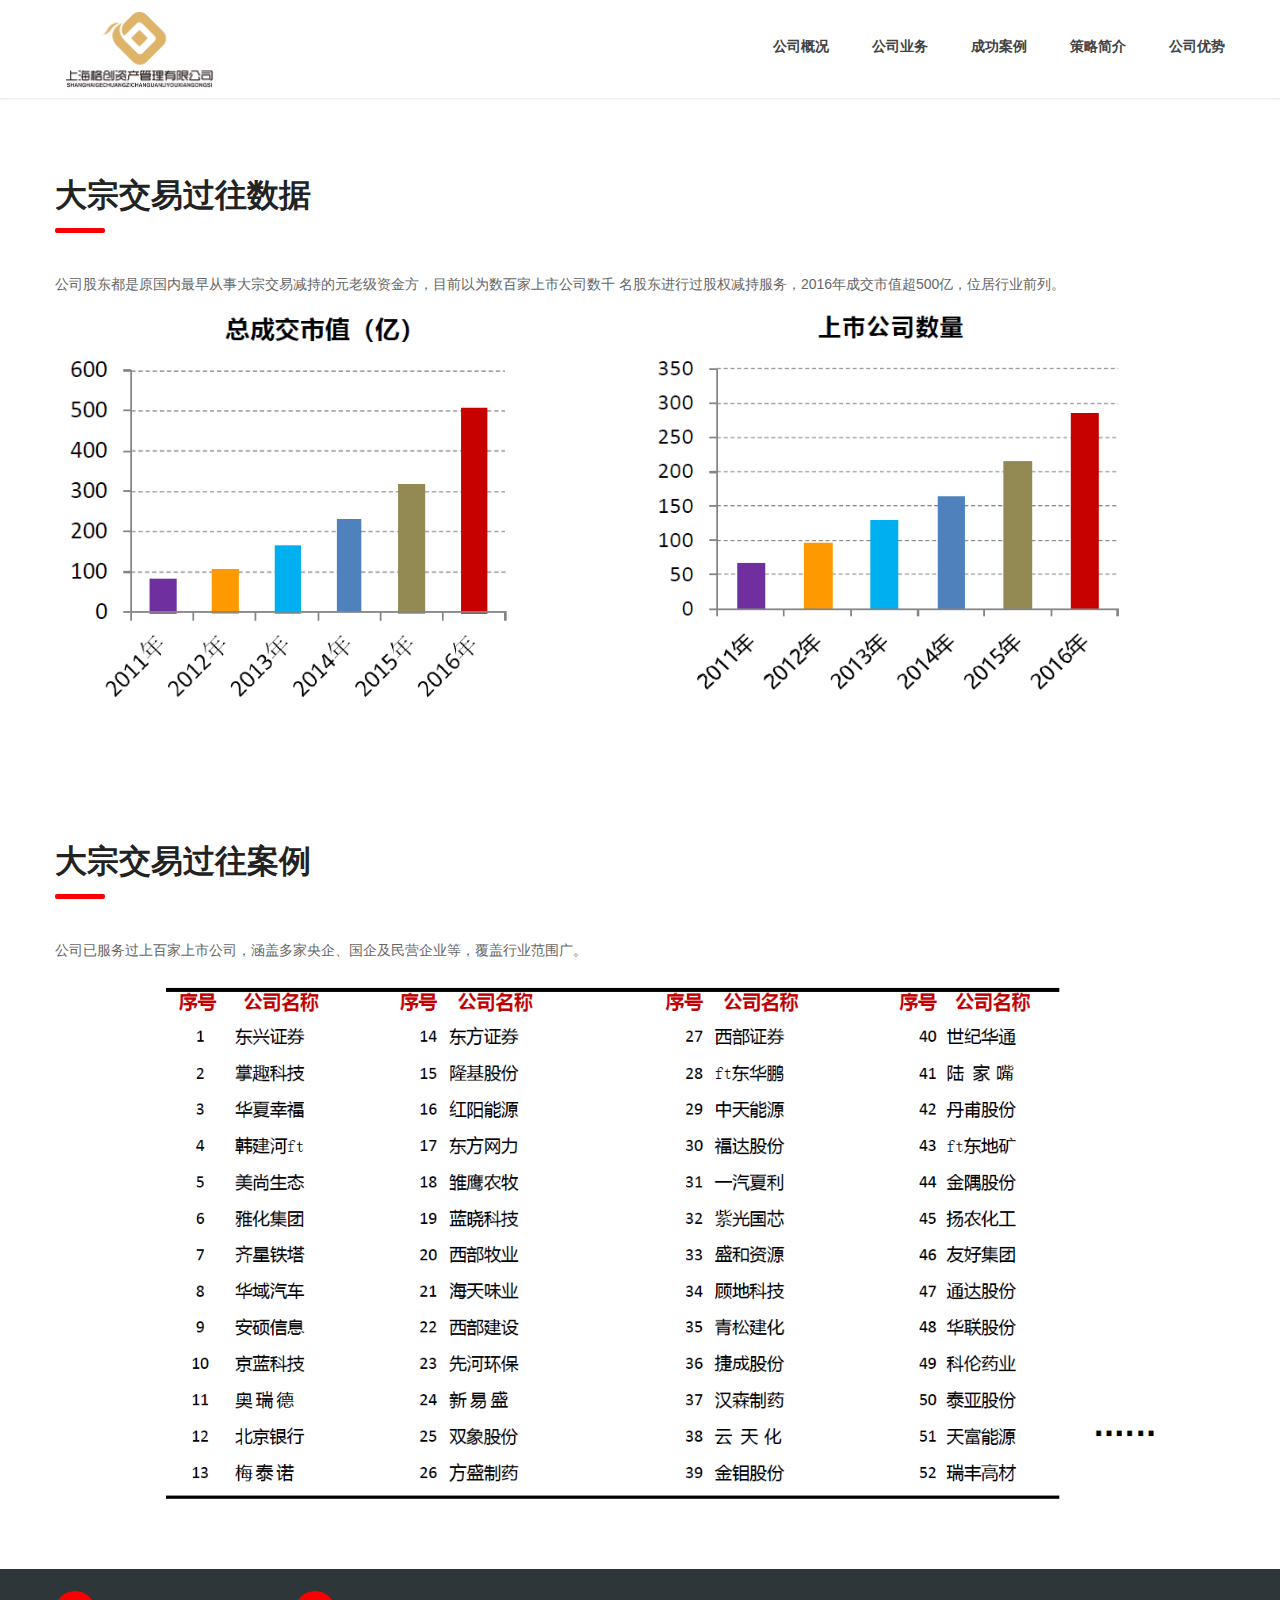
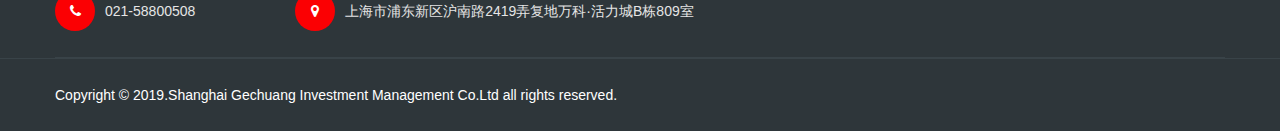
<file: case.html>
﻿<!DOCTYPE html>
<!--[if IE 8 ]><html class="ie" xmlns="http://www.w3.org/1999/xhtml" xml:lang="en-US" lang="en-US"> <![endif]-->
<!--[if (gte IE 9)|!(IE)]><!-->
<html xmlns="http://www.w3.org/1999/xhtml" xml:lang="en-US" lang="en-US">
<!--<![endif]-->

<head>
	<!-- Basic Page Needs -->
	<meta charset="UTF-8">
	<!--[if IE]><meta http-equiv='X-UA-Compatible' content='IE=edge,chrome=1'><![endif]-->
	<title>上海格创资产管理有限公司</title>
	<link rel="icon" href="images/title.ico" type="image/x-icon">
	<meta name="author" content="">

	<!-- Mobile Specific Metas -->
	<meta name="viewport" content="width=device-width, initial-scale=1, maximum-scale=1">

	<!-- Boostrap style -->
	<link rel="stylesheet" type="text/css" href="stylesheet/bootstrap.css">

	<!-- REVOLUTION LAYERS STYLES -->
	<link rel="stylesheet" type="text/css" href="revolution/css/layers.css">
	<link rel="stylesheet" type="text/css" href="revolution/css/settings.css">

	<!-- Theme style -->
	<link rel="stylesheet" type="text/css" href="stylesheet/style.css">

	<!-- Reponsive -->
	<link rel="stylesheet" type="text/css" href="stylesheet/responsive.css">

	<!-- Animation Style -->
	<link rel="stylesheet" type="text/css" href="stylesheet/animate.css">


</head>

<body>

	<div class="boxed">

		<header id="header" class="header bg-color">
			<div class="container">
				<div class="row">
					<div class="header-wrap">
						<div class="col-md-2 col-xs-6">
							<div id="logo" class="logo">
								<a href="#" title="">
									<img src="images/logo-blog.jpg" alt="logo Finance Business">
								</a>
							</div>
							<!-- /#logo -->
						</div>
						<!-- /.col-md-2 -->
						<div class="col-md-10 col-xs-6">
							<div class="nav-wrap">
								<div class="btn-menu">
									<span></span>
								</div>
								<!-- //mobile menu button -->
								<nav id="mainnav" class="mainnav">
									<ul class="menu">
										<li>
											<a href="index.html" title="">公司概况</a>
										</li>
										<li>
											<a href="business.html" title="">公司业务</a>
										</li>
										<li>
											<a href="case.html" title="">成功案例</a>
										</li>
										<li>
											<a href="strategy.html" title="">策略简介</a>
										</li>
										<li>
											<a href="advantage.html" title="">公司优势</a>
										</li>
									</ul>
									<!-- /.menu -->
								</nav>
								<!-- /#mainnav -->
							</div>
							<!-- /.nav-wrap -->
						</div>
						<!-- /.col-md-9 -->
					</div>
					<!-- /.header-wrap -->
				</div>
				<!-- /.row -->
			</div>
			<!-- /.container -->
		</header>
		<!-- /header -->

		<section class="flat-row pd-imagebox">
				<div class="container">
						<div class="row">
								<div class="col-md-12">
									<div class="title-section left">
										<h2>大宗交易过往数据</h2>
									</div><!-- /.title-section -->
								</div>
							</div><!-- /.row -->
					<div class="row" style="margin-bottom: 10px">
						<div class="col-md-12">
						公司股东都是原国内最早从事大宗交易减持的元老级资金方，目前以为数百家上市公司数千
						名股东进行过股权减持服务，2016年成交市值超500亿，位居行业前列。
						</div>
					</div>
					<div class="row">
	
						<div class="col-md-5">
							<div class="imagebox-item">
								<div class="imagebox style1">
									<div class="imagebox-image">
										<img src="images/history1.jpg" alt="">
									</div><!-- /.imagebox-image -->
								</div><!-- /.imagebox -->
							</div><!-- /.imagebox-item -->
						</div><!-- /.col-md-4 -->
						<div class="col-md-1"></div>
						<div class="col-md-5">
							<div class="imagebox-item">
								<div class="imagebox style1">
									<div class="imagebox-image">
										<img src="images/history2.jpg" alt="">
									</div><!-- /.imagebox-image -->
								</div><!-- /.imagebox -->
							</div><!-- /.imagebox-item -->
						</div><!-- /.col-md-4 -->
	
					</div><!-- /.row -->
				</div><!-- /.container -->
		</section>
		<section class="flat-row pd-imagebox">
				<div class="container">
						<div class="row">
								<div class="col-md-12">
									<div class="title-section left">
										<h2>大宗交易过往案例</h2>
									</div><!-- /.title-section -->
								</div>
							</div><!-- /.row -->
					<div class="row" style="margin-bottom: 10px">
						<div class="col-md-12">
							公司已服务过上百家上市公司，涵盖多家央企、国企及民营企业等，覆盖行业范围广。
						</div>
					</div>
					<div class="row">
	
						<div class="col-md-12">
							<div class="imagebox-item">
								<div class="imagebox style1">
									<div class="imagebox-image">
										<img src="images/history3.jpg" alt="">
									</div><!-- /.imagebox-image -->
								</div><!-- /.imagebox -->
							</div><!-- /.imagebox-item -->
						</div><!-- /.col-md-4 -->
					</div><!-- /.row -->
				</div><!-- /.container -->
		</section>
		<footer id="footer">
			<div class="footer-widgets">
				<div class="container">
					<div class="row">
						<div class="col-md-12">
							<div class="widget-infomation">
								<ul class="infomation-footer">
									<li><i class="fa fa-phone" aria-hidden="true"></i><a title="Tel">021-58800508</a></a></li>
									<li><i class="fa fa-map-marker" aria-hidden="true"></i><a title="Address">上海市浦东新区沪南路2419弄复地万科·活力城B栋809室</a></li>
								</ul>
								<!-- /.infomation-footer -->
							</div>
							<!-- /.widget-infomation -->
						</div>
						<!-- /.col-md-12 -->
					</div>
					<!-- /.row -->
				</div>
				<!-- /.container -->
			</div>
			<!-- /.footer-widgets -->
			<div class="footer-bottom">
				<div class="container">
					<div class="row">
						<div class="col-md-12">
							<div class="copyright">
								<p>Copyright &copy; 2019.Shanghai Gechuang Investment Management Co.Ltd all rights reserved.</p>
							</div>
						</div>
					</div>
				</div>
			</div>
			<!-- /.footer-bottom -->
		</footer>
		<!-- /#footer -->
		<div class="button-go-top">
			<a href="#" title="" class="go-top">
				<i class="fa fa-chevron-up"></i>
			</a>
		</div>

	</div>
	<!-- /.boxed -->

	<!-- Javascript -->
	<script type="text/javascript" src="javascript/jquery.min.js"></script>
	<script type="text/javascript" src="javascript/bootstrap.min.js"></script>
	<script type="text/javascript" src="javascript/owl.carousel.js"></script>
	<script type="text/javascript" src="javascript/jquery.easing.js"></script>
	<script type="text/javascript" src="javascript/jquery.flexslider-min.js"></script>
	<script type="text/javascript" src="javascript/waypoints.min.js"></script>

	<script type="text/javascript" src="javascript/jquery.cookie.js"></script>
	<script type="text/javascript" src="javascript/main.js"></script>


	<!-- Revolution Slider -->
	<script type="text/javascript" src="revolution/js/jquery.themepunch.tools.min.js"></script>
	<script type="text/javascript" src="revolution/js/jquery.themepunch.revolution.min.js"></script>
	<script type="text/javascript" src="revolution/js/slider_v1.js"></script>

</body>

</html>
</file>
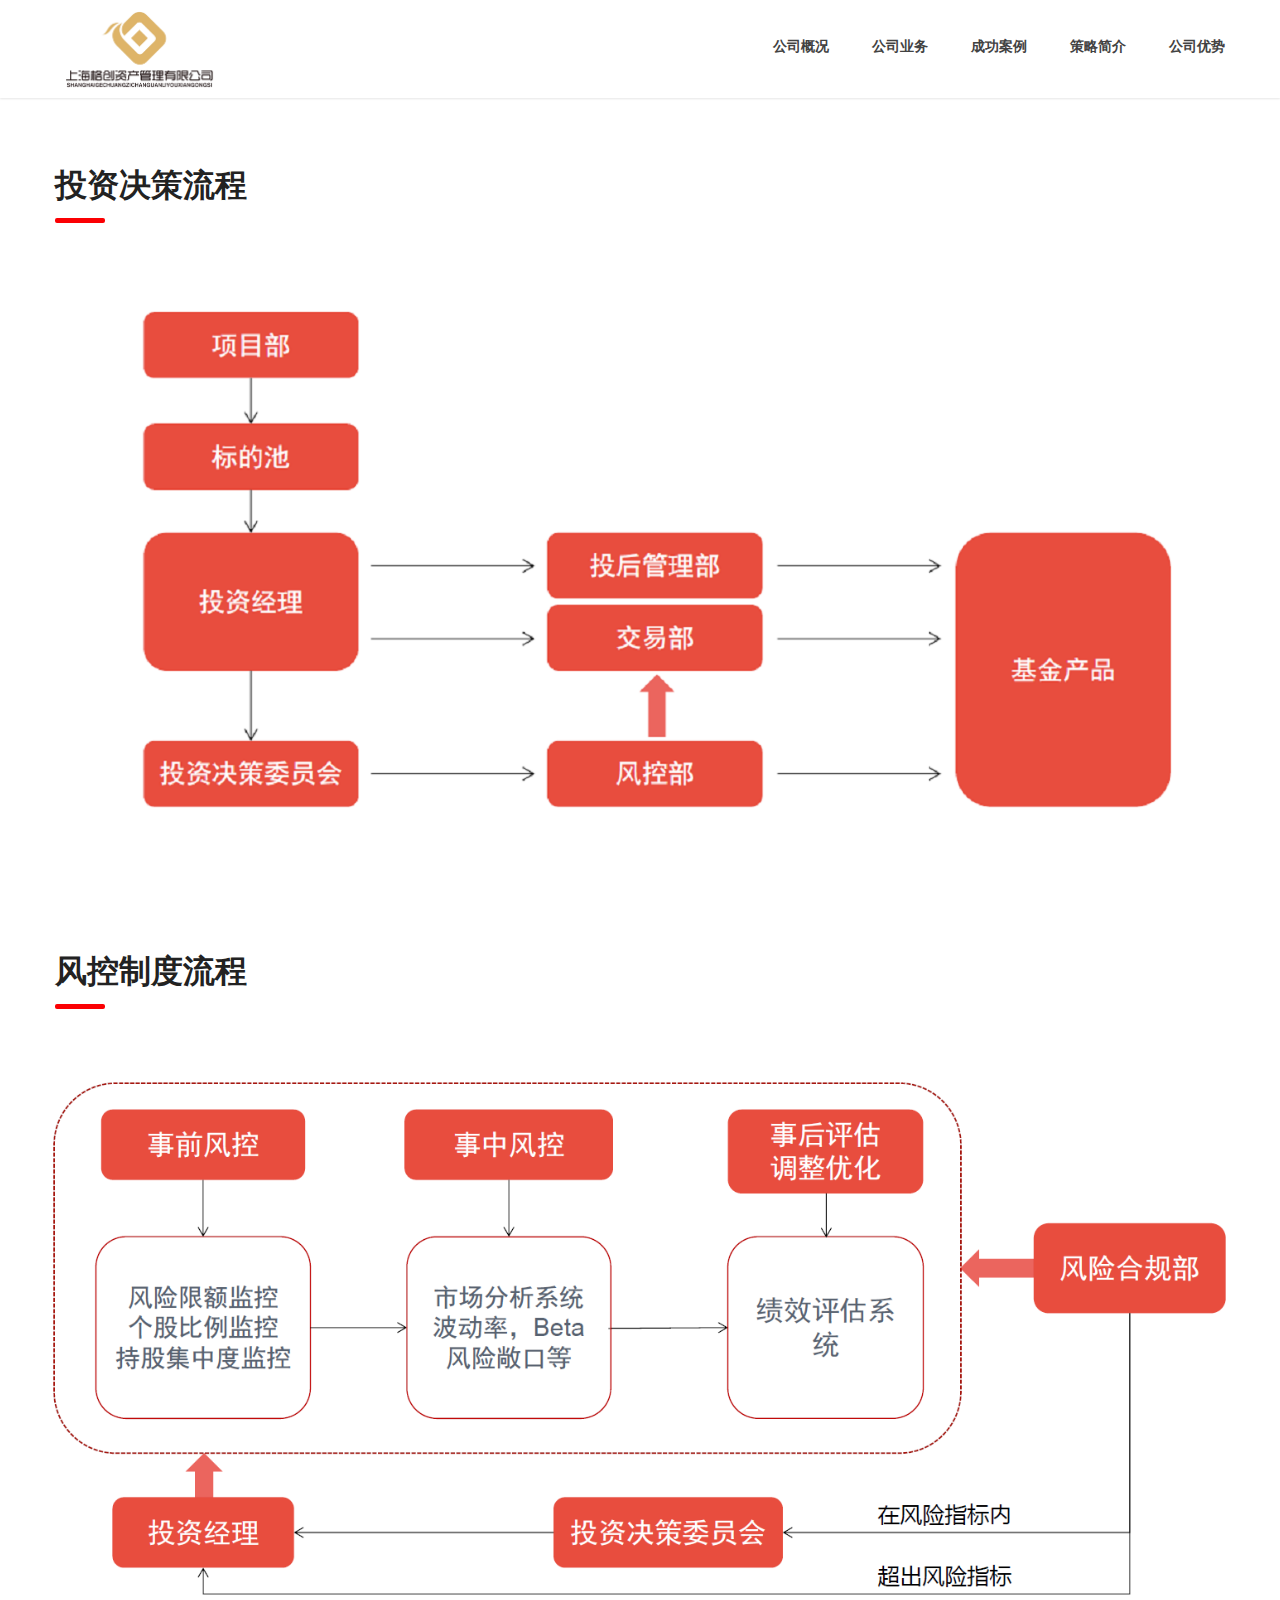
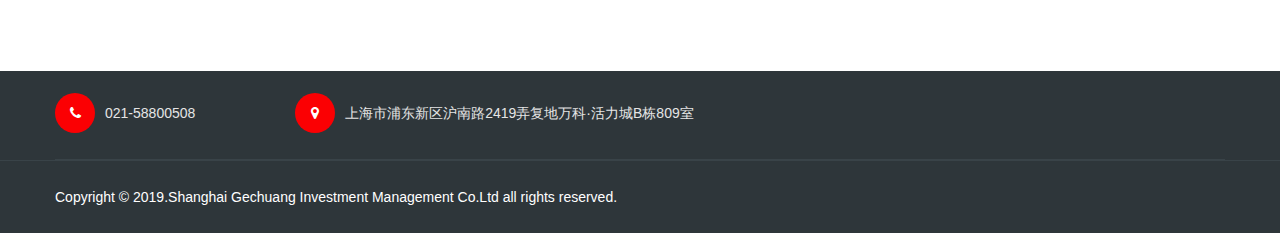
<file: strategy.html>
﻿<!DOCTYPE html>
<!--[if IE 8 ]><html class="ie" xmlns="http://www.w3.org/1999/xhtml" xml:lang="en-US" lang="en-US"> <![endif]-->
<!--[if (gte IE 9)|!(IE)]><!-->
<html xmlns="http://www.w3.org/1999/xhtml" xml:lang="en-US" lang="en-US">
<!--<![endif]-->

<head>
	<!-- Basic Page Needs -->
	<meta charset="UTF-8">
	<!--[if IE]><meta http-equiv='X-UA-Compatible' content='IE=edge,chrome=1'><![endif]-->
	<title>上海格创资产管理有限公司</title>
	<link rel="icon" href="images/title.ico" type="image/x-icon">
	<meta name="author" content="">

	<!-- Mobile Specific Metas -->
	<meta name="viewport" content="width=device-width, initial-scale=1, maximum-scale=1">

	<!-- Boostrap style -->
	<link rel="stylesheet" type="text/css" href="stylesheet/bootstrap.css">

	<!-- REVOLUTION LAYERS STYLES -->
	<link rel="stylesheet" type="text/css" href="revolution/css/layers.css">
	<link rel="stylesheet" type="text/css" href="revolution/css/settings.css">

	<!-- Theme style -->
	<link rel="stylesheet" type="text/css" href="stylesheet/style.css">

	<!-- Reponsive -->
	<link rel="stylesheet" type="text/css" href="stylesheet/responsive.css">

	<!-- Animation Style -->
	<link rel="stylesheet" type="text/css" href="stylesheet/animate.css">


</head>

<body>

	<div class="boxed">

		<header id="header" class="header bg-color">
			<div class="container">
				<div class="row">
					<div class="header-wrap">
						<div class="col-md-2 col-xs-6">
							<div id="logo" class="logo">
								<a href="#" title="">
									<img src="images/logo-blog.jpg" alt="logo Finance Business">
								</a>
							</div>
							<!-- /#logo -->
						</div>
						<!-- /.col-md-2 -->
						<div class="col-md-10 col-xs-6">
							<div class="nav-wrap">
								<div class="btn-menu">
									<span></span>
								</div>
								<!-- //mobile menu button -->
								<nav id="mainnav" class="mainnav">
									<ul class="menu">
										<li>
											<a href="index.html" title="">公司概况</a>
										</li>
										<li>
											<a href="business.html" title="">公司业务</a>
										</li>
										<li>
											<a href="case.html" title="">成功案例</a>
										</li>
										<li>
											<a href="strategy.html" title="">策略简介</a>
										</li>
										<li>
											<a href="advantage.html" title="">公司优势</a>
										</li>
									</ul>
									<!-- /.menu -->
								</nav>
								<!-- /#mainnav -->
							</div>
							<!-- /.nav-wrap -->
						</div>
						<!-- /.col-md-9 -->
					</div>
					<!-- /.header-wrap -->
				</div>
				<!-- /.row -->
			</div>
			<!-- /.container -->
		</header>
		<!-- /header -->

		<section class="flat-row flat-news">
			<div class="container">
				<div class="row">
					<div class="col-md-12">
						<div class="title-section left">
							<h2>投资决策流程</h2>
						</div>
						<!-- /.title-section -->
					</div>
				</div>
				<!-- /.row -->
				<div class="row">

					<div class="imagebox-item">
						<div class="imagebox style1">
							<div class="imagebox-image">
								<img src="images/juece.jpg" alt="投资决策流程">
							</div>
							<!-- /.imagebox-image -->
						</div>
						<!-- /.imagebox -->
					</div>
					<!-- /.imagebox-item -->

				</div>

		</section>
		<section class="flat-row flat-news">
				<div class="container">
					<div class="row">
						<div class="col-md-12">
							<div class="title-section left">
								<h2>风控制度流程</h2>
							</div>
							<!-- /.title-section -->
						</div>
					</div>
					<!-- /.row -->
					<div class="row">
	
						<div class="imagebox-item">
							<div class="imagebox style1">
								<div class="imagebox-image">
									<img src="images/fengkong.jpg" alt="风控制度流程">
								</div>
								<!-- /.imagebox-image -->
							</div>
							<!-- /.imagebox -->
						</div>
						<!-- /.imagebox-item -->
	
					</div>
	
			</section>
		<!-- /.flat-news -->

		<footer id="footer">
			<div class="footer-widgets">
				<div class="container">
					<div class="row">
						<div class="col-md-12">
							<div class="widget-infomation">
								<ul class="infomation-footer">
									<li><i class="fa fa-phone" aria-hidden="true"></i><a title="Tel">021-58800508</a></a></li>
									<li><i class="fa fa-map-marker" aria-hidden="true"></i><a title="Address">上海市浦东新区沪南路2419弄复地万科·活力城B栋809室</a></li>
								</ul>
								<!-- /.infomation-footer -->
							</div>
							<!-- /.widget-infomation -->
						</div>
						<!-- /.col-md-12 -->
					</div>
					<!-- /.row -->
				</div>
				<!-- /.container -->
			</div>
			<!-- /.footer-widgets -->
			<div class="footer-bottom">
				<div class="container">
					<div class="row">
						<div class="col-md-12">
							<div class="copyright">
								<p>Copyright &copy; 2019.Shanghai Gechuang Investment Management Co.Ltd all rights reserved.</p>
							</div>
						</div>
					</div>
				</div>
			</div>
			<!-- /.footer-bottom -->
		</footer>
		<!-- /#footer -->
		<div class="button-go-top">
			<a href="#" title="" class="go-top">
				<i class="fa fa-chevron-up"></i>
			</a>
		</div>

		</div>
		<!-- /.boxed -->

		<!-- Javascript -->
		<script type="text/javascript" src="javascript/jquery.min.js"></script>
		<script type="text/javascript" src="javascript/bootstrap.min.js"></script>
		<script type="text/javascript" src="javascript/owl.carousel.js"></script>
		<script type="text/javascript" src="javascript/jquery.easing.js"></script>
		<script type="text/javascript" src="javascript/jquery.flexslider-min.js"></script>
		<script type="text/javascript" src="javascript/waypoints.min.js"></script>

		<script type="text/javascript" src="javascript/jquery.cookie.js"></script>
		<script type="text/javascript" src="javascript/main.js"></script>


		<!-- Revolution Slider -->
		<script type="text/javascript" src="revolution/js/jquery.themepunch.tools.min.js"></script>
		<script type="text/javascript" src="revolution/js/jquery.themepunch.revolution.min.js"></script>
		<script type="text/javascript" src="revolution/js/slider_v1.js"></script>

</body>

</html>
</file>
<file: revolution/css/layers.css>
/*-----------------------------------------------------------------------------

-	Revolution Slider 5.0 Layer Style Settings -

Screen Stylesheet

version:   	5.0.0
date:      	18/03/15
author:		themepunch
email:     	info@themepunch.com
website:   	http://www.themepunch.com
-----------------------------------------------------------------------------*/

* {
    -webkit-box-sizing: border-box;
    -moz-box-sizing: border-box;
    box-sizing: border-box;
}

.tp-caption.Twitter-Content a,.tp-caption.Twitter-Content a:visited
{
	color:#0084B4!important;
}

.tp-caption.Twitter-Content a:hover
{
	color:#0084B4!important;
	text-decoration:underline!important;
}

.tp-caption.medium_grey,.medium_grey
{
	background-color:#888;
	border-style:none;
	border-width:0;
	color:#fff;
	font-family:"Poppins";
	font-size:20px;
	font-weight:700;
	line-height:20px;
	margin:0;
	padding:2px 4px;
	position:absolute;
	text-shadow:0 2px 5px rgba(0,0,0,0.5);
	white-space:nowrap;
}

.tp-caption.small_text,.small_text
{
	border-style:none;
	border-width:0;
	color:#fff;
	font-family:"Poppins";
	font-size:14px;
	font-weight:700;
	line-height:20px;
	margin:0;
	position:absolute;
	text-shadow:0 2px 5px rgba(0,0,0,0.5);
	white-space:nowrap;
}

.tp-caption.medium_text,.medium_text
{
	border-style:none;
	border-width:0;
	color:#fff;
	font-family:"Poppins";
	font-size:20px;
	font-weight:700;
	line-height:20px;
	margin:0;
	position:absolute;
	text-shadow:0 2px 5px rgba(0,0,0,0.5);
	white-space:nowrap;
}

.tp-caption.large_text,.large_text
{
	border-style:none;
	border-width:0;
	color:#fff;
	font-family:"Poppins";
	font-size:40px;
	font-weight:700;
	line-height:40px;
	margin:0;
	position:absolute;
	text-shadow:0 2px 5px rgba(0,0,0,0.5);
	white-space:nowrap;
}

.tp-caption.very_large_text,.very_large_text
{
	border-style:none;
	border-width:0;
	color:#fff;
	font-family:"Poppins";
	font-size:60px;
	font-weight:700;
	letter-spacing:-2px;
	line-height:60px;
	margin:0;
	position:absolute;
	text-shadow:0 2px 5px rgba(0,0,0,0.5);
	white-space:nowrap;
}

.tp-caption.very_big_white,.very_big_white
{
	background-color:#000;
	border-style:none;
	border-width:0;
	color:#fff;
	font-family:"Poppins";
	font-size:60px;
	font-weight:800;
	line-height:60px;
	margin:0;
	padding:1px 4px 0;
	position:absolute;
	text-shadow:none;
	white-space:nowrap;
}

.tp-caption.very_big_black,.very_big_black
{
	background-color:#fff;
	border-style:none;
	border-width:0;
	color:#000;
	font-family:"Poppins";
	font-size:60px;
	font-weight:700;
	line-height:60px;
	margin:0;
	padding:1px 4px 0;
	position:absolute;
	text-shadow:none;
	white-space:nowrap;
}

.tp-caption.modern_medium_fat,.modern_medium_fat
{
	border-style:none;
	border-width:0;
	color:#000;
	font-family:"Poppins", sans-serif;
	font-size:24px;
	font-weight:800;
	line-height:20px;
	margin:0;
	position:absolute;
	text-shadow:none;
	white-space:nowrap;
}

.tp-caption.modern_medium_fat_white,.modern_medium_fat_white
{
	border-style:none;
	border-width:0;
	color:#fff;
	font-family:"Poppins", sans-serif;
	font-size:24px;
	font-weight:800;
	line-height:20px;
	margin:0;
	position:absolute;
	text-shadow:none;
	white-space:nowrap;
}

.tp-caption.modern_medium_light,.modern_medium_light
{
	border-style:none;
	border-width:0;
	color:#000;
	font-family:"Poppins", sans-serif;
	font-size:24px;
	font-weight:300;
	line-height:20px;
	margin:0;
	position:absolute;
	text-shadow:none;
	white-space:nowrap;
}

.tp-caption.modern_big_bluebg,.modern_big_bluebg
{
	background-color:#4e5b6c;
	border-style:none;
	border-width:0;
	color:#fff;
	font-family:"Poppins", sans-serif;
	font-size:30px;
	font-weight:800;
	letter-spacing:0;
	line-height:36px;
	margin:0;
	padding:3px 10px;
	position:absolute;
	text-shadow:none;
}

.tp-caption.modern_big_redbg,.modern_big_redbg
{
	background-color:#de543e;
	border-style:none;
	border-width:0;
	color:#fff;
	font-family:"Poppins", sans-serif;
	font-size:30px;
	font-weight:300;
	letter-spacing:0;
	line-height:36px;
	margin:0;
	padding:1px 10px 3px;
	position:absolute;
	text-shadow:none;
}

.tp-caption.modern_small_text_dark,.modern_small_text_dark
{
	border-style:none;
	border-width:0;
	color:#555;
	font-family:"Poppins";
	font-size:14px;
	line-height:22px;
	margin:0;
	position:absolute;
	text-shadow:none;
	white-space:nowrap;
}

.tp-caption.boxshadow,.boxshadow
{		
	box-shadow:0 0 20px rgba(0,0,0,0.5);
}

.tp-caption.black,.black
{
	color:#000;
	text-shadow:none;
}

.tp-caption.noshadow,.noshadow
{
	text-shadow:none;
}

.tp-caption.thinheadline_dark,.thinheadline_dark
{
	background-color:transparent;
	color:rgba(0,0,0,0.85);
	font-family:"Poppins";
	font-size:30px;
	font-weight:300;
	line-height:30px;
	position:absolute;
	text-shadow:none;
}

.tp-caption.thintext_dark,.thintext_dark
{
	background-color:transparent;
	color:rgba(0,0,0,0.85);
	font-family:"Poppins";
	font-size:16px;
	font-weight:300;
	line-height:26px;
	position:absolute;
	text-shadow:none;
}

.tp-caption.largeblackbg,.largeblackbg
{
	
	
	background-color:#000;
	border-radius:0;
	color:#fff;
	font-family:"Poppins";
	font-size:50px;
	font-weight:300;
	line-height:70px;
	padding:0 20px;
	position:absolute;
	text-shadow:none;
}

.tp-caption.largepinkbg,.largepinkbg
{
	
	
	background-color:#db4360;
	border-radius:0;
	color:#fff;
	font-family:"Poppins";
	font-size:50px;
	font-weight:300;
	line-height:70px;
	padding:0 20px;
	position:absolute;
	text-shadow:none;
}

.tp-caption.largewhitebg,.largewhitebg
{
	
	
	background-color:#fff;
	border-radius:0;
	color:#000;
	font-family:"Poppins";
	font-size:50px;
	font-weight:300;
	line-height:70px;
	padding:0 20px;
	position:absolute;
	text-shadow:none;
}

.tp-caption.largegreenbg,.largegreenbg
{
	
	
	background-color:#67ae73;
	border-radius:0;
	color:#fff;
	font-family:"Poppins";
	font-size:50px;
	font-weight:300;
	line-height:70px;
	padding:0 20px;
	position:absolute;
	text-shadow:none;
}

.tp-caption.excerpt,.excerpt
{
	background-color:rgba(0,0,0,1);
	border-color:#fff;
	border-style:none;
	border-width:0;
	color:#fff;
	font-family:"Poppins";
	font-size:36px;
	font-weight:700;
	height:auto;
	letter-spacing:-1.5px;
	line-height:36px;
	margin:0;
	padding:1px 4px 0;
	text-decoration:none;
	text-shadow:none;
	white-space:normal!important;
	width:150px;
}

.tp-caption.large_bold_grey,.large_bold_grey
{
	background-color:transparent;
	border-color:#ffd658;
	border-style:none;
	border-width:0;
	color:#666;
	font-family:"Poppins";
	font-size:60px;
	font-weight:800;
	line-height:60px;
	margin:0;
	padding:1px 4px 0;
	text-decoration:none;
	text-shadow:none;
}

.tp-caption.medium_thin_grey,.medium_thin_grey
{
	background-color:transparent;
	border-color:#ffd658;
	border-style:none;
	border-width:0;
	color:#666;
	font-family:"Poppins";
	font-size:34px;
	font-weight:300;
	line-height:30px;
	margin:0;
	padding:1px 4px 0;
	text-decoration:none;
	text-shadow:none;
}

.tp-caption.small_thin_grey,.small_thin_grey
{
	background-color:transparent;
	border-color:#ffd658;
	border-style:none;
	border-width:0;
	color:#757575;
	font-family:"Poppins";
	font-size:18px;
	font-weight:300;
	line-height:26px;
	margin:0;
	padding:1px 4px 0;
	text-decoration:none;
	text-shadow:none;
}

.tp-caption.lightgrey_divider,.lightgrey_divider
{
	background-color:rgba(235,235,235,1);
	background-position:initial;
	background-repeat:initial;
	border-color:#222;
	border-style:none;
	border-width:0;
	height:3px;
	text-decoration:none;
	width:370px;
}

.tp-caption.large_bold_darkblue,.large_bold_darkblue
{
	background-color:transparent;
	border-color:#ffd658;
	border-style:none;
	border-width:0;
	color:#34495e;
	font-family:"Poppins";
	font-size:58px;
	font-weight:800;
	line-height:60px;
	text-decoration:none;
}

.tp-caption.medium_bg_darkblue,.medium_bg_darkblue
{
	background-color:#34495e;
	border-color:#ffd658;
	border-style:none;
	border-width:0;
	color:#fff;
	font-family:"Poppins";
	font-size:20px;
	font-weight:800;
	line-height:20px;
	padding:10px;
	text-decoration:none;
}

.tp-caption.medium_bold_red,.medium_bold_red
{
	background-color:transparent;
	border-color:#ffd658;
	border-style:none;
	border-width:0;
	color:#e33a0c;
	font-family:"Poppins";
	font-size:24px;
	font-weight:800;
	line-height:30px;
	padding:0;
	text-decoration:none;
}

.tp-caption.medium_light_red,.medium_light_red
{
	background-color:transparent;
	border-color:#ffd658;
	border-style:none;
	border-width:0;
	color:#e33a0c;
	font-family:"Poppins";
	font-size:21px;
	font-weight:300;
	line-height:26px;
	padding:0;
	text-decoration:none;
}

.tp-caption.medium_bg_red,.medium_bg_red
{
	background-color:#e33a0c;
	border-color:#ffd658;
	border-style:none;
	border-width:0;
	color:#fff;
	font-family:"Poppins";
	font-size:20px;
	font-weight:800;
	line-height:20px;
	padding:10px;
	text-decoration:none;
}

.tp-caption.medium_bold_orange,.medium_bold_orange
{
	background-color:transparent;
	border-color:#ffd658;
	border-style:none;
	border-width:0;
	color:#f39c12;
	font-family:"Poppins";
	font-size:24px;
	font-weight:800;
	line-height:30px;
	text-decoration:none;
}

.tp-caption.medium_bg_orange,.medium_bg_orange
{
	background-color:#f39c12;
	border-color:#ffd658;
	border-style:none;
	border-width:0;
	color:#fff;
	font-family:"Poppins";
	font-size:20px;
	font-weight:800;
	line-height:20px;
	padding:10px;
	text-decoration:none;
}

.tp-caption.grassfloor,.grassfloor
{
	background-color:rgba(160,179,151,1);
	border-color:#222;
	border-style:none;
	border-width:0;
	height:150px;
	text-decoration:none;
	width:4000px;
}

.tp-caption.large_bold_white,.large_bold_white
{
	background-color:transparent;
	border-color:#ffd658;
	border-style:none;
	border-width:0;
	color:#fff;
	font-family:"Poppins";
	font-size:58px;
	font-weight:800;
	line-height:60px;
	text-decoration:none;
}

.tp-caption.medium_light_white,.medium_light_white
{
	background-color:transparent;
	border-color:#ffd658;
	border-style:none;
	border-width:0;
	color:#fff;
	font-family:"Poppins";
	font-size:30px;
	font-weight:300;
	line-height:36px;
	padding:0;
	text-decoration:none;
}

.tp-caption.mediumlarge_light_white,.mediumlarge_light_white
{
	background-color:transparent;
	border-color:#ffd658;
	border-style:none;
	border-width:0;
	color:#fff;
	font-family:"Poppins";
	font-size:34px;
	font-weight:300;
	line-height:40px;
	padding:0;
	text-decoration:none;
}

.tp-caption.mediumlarge_light_white_center,.mediumlarge_light_white_center
{
	background-color:transparent;
	border-color:#ffd658;
	border-style:none;
	border-width:0;
	color:#fff;
	font-family:"Poppins";
	font-size:34px;
	font-weight:300;
	line-height:40px;
	padding:0;
	text-align:center;
	text-decoration:none;
}

.tp-caption.medium_bg_asbestos,.medium_bg_asbestos
{
	background-color:#7f8c8d;
	border-color:#ffd658;
	border-style:none;
	border-width:0;
	color:#fff;
	font-family:"Poppins";
	font-size:20px;
	font-weight:800;
	line-height:20px;
	padding:10px;
	text-decoration:none;
}

.tp-caption.medium_light_black,.medium_light_black
{
	background-color:transparent;
	border-color:#ffd658;
	border-style:none;
	border-width:0;
	color:#000;
	font-family:"Poppins";
	font-size:30px;
	font-weight:300;
	line-height:36px;
	padding:0;
	text-decoration:none;
}

.tp-caption.large_bold_black,.large_bold_black
{
	background-color:transparent;
	border-color:#ffd658;
	border-style:none;
	border-width:0;
	color:#000;
	font-family:"Poppins";
	font-size:58px;
	font-weight:800;
	line-height:60px;
	text-decoration:none;
}

.tp-caption.mediumlarge_light_darkblue,.mediumlarge_light_darkblue
{
	background-color:transparent;
	border-color:#ffd658;
	border-style:none;
	border-width:0;
	color:#34495e;
	font-family:"Poppins";
	font-size:34px;
	font-weight:300;
	line-height:40px;
	padding:0;
	text-decoration:none;
}

.tp-caption.small_light_white,.small_light_white
{
	background-color:transparent;
	border-color:#ffd658;
	border-style:none;
	border-width:0;
	color:#fff;
	font-family:"Poppins";
	font-size:17px;
	font-weight:300;
	line-height:28px;
	padding:0;
	text-decoration:none;
}

.tp-caption.roundedimage,.roundedimage
{
	border-color:#222;
	border-style:none;
	border-width:0;
}

.tp-caption.large_bg_black,.large_bg_black
{
	background-color:#000;
	border-color:#ffd658;
	border-style:none;
	border-width:0;
	color:#fff;
	font-family:"Poppins";
	font-size:40px;
	font-weight:800;
	line-height:40px;
	padding:10px 20px 15px;
	text-decoration:none;
}

.tp-caption.mediumwhitebg,.mediumwhitebg
{
	background-color:#fff;
	border-color:#000;
	border-style:none;
	border-width:0;
	color:#000;
	font-family:"Poppins";
	font-size:30px;
	font-weight:300;
	line-height:30px;
	padding:5px 15px 10px;
	text-decoration:none;
	text-shadow:none;
}

.tp-caption.maincaption,.maincaption
{
	background-color:transparent;
	border-color:#000;
	border-style:none;
	border-width:0;
	color:#212a40;
	font-family:roboto;
	font-size:33px;
	font-weight:500;
	line-height:43px;
	text-decoration:none;
	text-shadow:none;
}

.tp-caption.miami_title_60px,.miami_title_60px
{
	background-color:transparent;
	border-color:#000;
	border-style:none;
	border-width:0;
	color:#fff;
	font-family:"Source Sans Pro";
	font-size:60px;
	font-weight:700;
	letter-spacing:1px;
	line-height:60px;
	text-decoration:none;
	text-shadow:none;
}

.tp-caption.miami_subtitle,.miami_subtitle
{
	background-color:transparent;
	border-color:#000;
	border-style:none;
	border-width:0;
	color:rgba(255,255,255,0.65);
	font-family:"Source Sans Pro";
	font-size:17px;
	font-weight:400;
	letter-spacing:2px;
	line-height:24px;
	text-decoration:none;
	text-shadow:none;
}

.tp-caption.divideline30px,.divideline30px
{
	background:#fff;
	background-color:#fff;
	border-color:#222;
	border-style:none;
	border-width:0;
	height:2px;
	min-width:30px;
	text-decoration:none;
}

.tp-caption.Miami_nostyle,.Miami_nostyle
{
	border-color:#222;
	border-style:none;
	border-width:0;
}

.tp-caption.miami_content_light,.miami_content_light
{
	background-color:transparent;
	border-color:#000;
	border-style:none;
	border-width:0;
	color:#fff;
	font-family:"Source Sans Pro";
	font-size:22px;
	font-weight:400;
	letter-spacing:0;
	line-height:28px;
	text-decoration:none;
	text-shadow:none;
}

.tp-caption.miami_title_60px_dark,.miami_title_60px_dark
{
	background-color:transparent;
	border-color:#000;
	border-style:none;
	border-width:0;
	color:#333;
	font-family:"Source Sans Pro";
	font-size:60px;
	font-weight:700;
	letter-spacing:1px;
	line-height:60px;
	text-decoration:none;
	text-shadow:none;
}

.tp-caption.miami_content_dark,.miami_content_dark
{
	background-color:transparent;
	border-color:#000;
	border-style:none;
	border-width:0;
	color:#666;
	font-family:"Source Sans Pro";
	font-size:22px;
	font-weight:400;
	letter-spacing:0;
	line-height:28px;
	text-decoration:none;
	text-shadow:none;
}

.tp-caption.divideline30px_dark,.divideline30px_dark
{
	background-color:#333;
	border-color:#222;
	border-style:none;
	border-width:0;
	height:2px;
	min-width:30px;
	text-decoration:none;
}

.tp-caption.ellipse70px,.ellipse70px
{
	background-color:rgba(0,0,0,0.14902);
	border-color:#222;
	border-radius:50px 50px 50px 50px;
	border-style:none;
	border-width:0;
	cursor:pointer;
	line-height:1px;
	min-height:70px;
	min-width:70px;
	text-decoration:none;
}

.tp-caption.arrowicon,.arrowicon
{
	border-color:#222;
	border-style:none;
	border-width:0;
	line-height:1px;
}

.tp-caption.MarkerDisplay,.MarkerDisplay
{
	background-color:transparent;
	border-color:#000;
	border-radius:0 0 0 0;
	border-style:none;
	border-width:0;
	font-family:"Permanent Marker";
	font-style:normal;
	padding:0;
	text-decoration:none;
	text-shadow:none;
}

.tp-caption.Restaurant-Display,.Restaurant-Display
{
	background-color:transparent;
	border-color:transparent;
	border-radius:0 0 0 0;
	border-style:none;
	border-width:0;
	color:#fff;
	font-family:Roboto;
	font-size:120px;
	font-style:normal;
	font-weight:700;
	line-height:120px;
	padding:0;
	text-decoration:none;
}

.tp-caption.Restaurant-Cursive,.Restaurant-Cursive
{
	background-color:transparent;
	border-color:transparent;
	border-radius:0 0 0 0;
	border-style:none;
	border-width:0;
	color:#fff;
	font-family:"Nothing you could do";
	font-size:30px;
	font-style:normal;
	font-weight:400;
	letter-spacing:2px;
	line-height:30px;
	padding:0;
	text-decoration:none;
}

.tp-caption.Restaurant-ScrollDownText,.Restaurant-ScrollDownText
{
	background-color:transparent;
	border-color:transparent;
	border-radius:0 0 0 0;
	border-style:none;
	border-width:0;
	color:#fff;
	font-family:Roboto;
	font-size:17px;
	font-style:normal;
	font-weight:400;
	letter-spacing:2px;
	line-height:17px;
	padding:0;
	text-decoration:none;
}

.tp-caption.Restaurant-Description,.Restaurant-Description
{
	background-color:transparent;
	border-color:transparent;
	border-radius:0 0 0 0;
	border-style:none;
	border-width:0;
	color:#fff;
	font-family:Roboto;
	font-size:20px;
	font-style:normal;
	font-weight:300;
	letter-spacing:3px;
	line-height:30px;
	padding:0;
	text-decoration:none;
}

.tp-caption.Restaurant-Price,.Restaurant-Price
{
	background-color:transparent;
	border-color:transparent;
	border-radius:0 0 0 0;
	border-style:none;
	border-width:0;
	color:#fff;
	font-family:Roboto;
	font-size:30px;
	font-style:normal;
	font-weight:300;
	letter-spacing:3px;
	line-height:30px;
	padding:0;
	text-decoration:none;
}

.tp-caption.Restaurant-Menuitem,.Restaurant-Menuitem
{
	background-color:rgba(0,0,0,1.00);
	border-color:transparent;
	border-radius:0 0 0 0;
	border-style:none;
	border-width:0;
	color:rgba(255,255,255,1.00);
	font-family:Roboto;
	font-size:17px;
	font-style:normal;
	font-weight:400;
	letter-spacing:2px;
	line-height:17px;
	padding:10px 30px;
	text-align:left;
	text-decoration:none;
}

.tp-caption.Furniture-LogoText,.Furniture-LogoText
{
	background-color:transparent;
	border-color:transparent;
	border-radius:0 0 0 0;
	border-style:none;
	border-width:0;
	color:rgba(230,207,163,1.00);
	font-family:Raleway;
	font-size:160px;
	font-style:normal;
	font-weight:300;
	line-height:150px;
	padding:0;
	text-decoration:none;
	text-shadow:none;
}

.tp-caption.Furniture-Plus,.Furniture-Plus
{
	background-color:rgba(255,255,255,1.00);
	border-color:transparent;
	border-radius:30px 30px 30px 30px;
	border-style:none;
	border-width:0;
	box-shadow:rgba(0,0,0,0.1) 0 1px 3px;
	color:rgba(230,207,163,1.00);
	font-family:Raleway;
	font-size:20px;
	font-style:normal;
	font-weight:400;
	line-height:20px;
	padding:6px 7px 4px;
	text-decoration:none;
	text-shadow:none;
}

.tp-caption.Furniture-Title,.Furniture-Title
{
	background-color:transparent;
	border-color:transparent;
	border-radius:0 0 0 0;
	border-style:none;
	border-width:0;
	color:rgba(0,0,0,1.00);
	font-family:Raleway;
	font-size:20px;
	font-style:normal;
	font-weight:700;
	letter-spacing:3px;
	line-height:20px;
	padding:0;
	text-decoration:none;
	text-shadow:none;
}

.tp-caption.Furniture-Subtitle,.Furniture-Subtitle
{
	background-color:transparent;
	border-color:transparent;
	border-radius:0 0 0 0;
	border-style:none;
	border-width:0;
	color:rgba(0,0,0,1.00);
	font-family:Raleway;
	font-size:17px;
	font-style:normal;
	font-weight:300;
	line-height:20px;
	padding:0;
	text-decoration:none;
	text-shadow:none;
}

.tp-caption.Gym-Display,.Gym-Display
{
	background-color:transparent;
	border-color:transparent;
	border-radius:0 0 0 0;
	border-style:none;
	border-width:0;
	color:rgba(255,255,255,1.00);
	font-family:Raleway;
	font-size:80px;
	font-style:normal;
	font-weight:900;
	line-height:70px;
	padding:0;
	text-decoration:none;
}

.tp-caption.Gym-Subline,.Gym-Subline
{
	background-color:transparent;
	border-color:transparent;
	border-radius:0 0 0 0;
	border-style:none;
	border-width:0;
	color:rgba(255,255,255,1.00);
	font-family:Raleway;
	font-size:30px;
	font-style:normal;
	font-weight:100;
	letter-spacing:5px;
	line-height:30px;
	padding:0;
	text-decoration:none;
}

.tp-caption.Gym-SmallText,.Gym-SmallText
{
	background-color:transparent;
	border-color:transparent;
	border-radius:0 0 0 0;
	border-style:none;
	border-width:0;
	color:rgba(255,255,255,1.00);
	font-family:Raleway;
	font-size:17px;
	font-style:normal;
	font-weight:300;
	line-height:22;
	padding:0;
	text-decoration:none;
	text-shadow:none;
}

.tp-caption.Fashion-SmallText,.Fashion-SmallText
{
	background-color:transparent;
	border-color:transparent;
	border-radius:0 0 0 0;
	border-style:none;
	border-width:0;
	color:rgba(255,255,255,1.00);
	font-family:Raleway;
	font-size:12px;
	font-style:normal;
	font-weight:600;
	letter-spacing:2px;
	line-height:20px;
	padding:0;
	text-decoration:none;
}

.tp-caption.Fashion-BigDisplay,.Fashion-BigDisplay
{
	background-color:transparent;
	border-color:transparent;
	border-radius:0 0 0 0;
	border-style:none;
	border-width:0;
	color:rgba(0,0,0,1.00);
	font-family:Raleway;
	font-size:60px;
	font-style:normal;
	font-weight:900;
	letter-spacing:2px;
	line-height:60px;
	padding:0;
	text-decoration:none;
}

.tp-caption.Fashion-TextBlock,.Fashion-TextBlock
{
	background-color:transparent;
	border-color:transparent;
	border-radius:0 0 0 0;
	border-style:none;
	border-width:0;
	color:rgba(0,0,0,1.00);
	font-family:Raleway;
	font-size:20px;
	font-style:normal;
	font-weight:400;
	letter-spacing:2px;
	line-height:40px;
	padding:0;
	text-decoration:none;
}

.tp-caption.Sports-Display,.Sports-Display
{
	background-color:transparent;
	border-color:transparent;
	border-radius:0 0 0 0;
	border-style:none;
	border-width:0;
	color:rgba(255,255,255,1.00);
	font-family:Raleway;
	font-size:130px;
	font-style:normal;
	font-weight:100;
	letter-spacing:13px;
	line-height:130px;
	padding:0;
	text-decoration:none;
}

.tp-caption.Sports-DisplayFat,.Sports-DisplayFat
{
	background-color:transparent;
	border-color:transparent;
	border-radius:0 0 0 0;
	border-style:none;
	border-width:0;
	color:rgba(255,255,255,1.00);
	font-family:Raleway;
	font-size:130px;
	font-style:normal;
	font-weight:900;
	line-height:130px;
	padding:0;
	text-decoration:none;
}

.tp-caption.Sports-Subline,.Sports-Subline
{
	background-color:transparent;
	border-color:transparent;
	border-radius:0 0 0 0;
	border-style:none;
	border-width:0;
	color:rgba(0,0,0,1.00);
	font-family:Raleway;
	font-size:32px;
	font-style:normal;
	font-weight:400;
	letter-spacing:4px;
	line-height:32px;
	padding:0;
	text-decoration:none;
}

.tp-caption.Instagram-Caption,.Instagram-Caption
{
	background-color:transparent;
	border-color:transparent;
	border-radius:0 0 0 0;
	border-style:none;
	border-width:0;
	color:rgba(255,255,255,1.00);
	font-family:Roboto;
	font-size:20px;
	font-style:normal;
	font-weight:900;
	line-height:20px;
	padding:0;
	text-decoration:none;
}

.tp-caption.News-Title,.News-Title
{
	background-color:transparent;
	border-color:transparent;
	border-radius:0 0 0 0;
	border-style:none;
	border-width:0;
	color:rgba(255,255,255,1.00);
	font-family:"Roboto Slab";
	font-size:70px;
	font-style:normal;
	font-weight:400;
	line-height:60px;
	padding:0;
	text-decoration:none;
}

.tp-caption.News-Subtitle,.News-Subtitle
{
	background-color:rgba(255,255,255,0);
	border-color:transparent;
	border-radius:0 0 0 0;
	border-style:none;
	border-width:0;
	color:rgba(255,255,255,1.00);
	font-family:"Roboto Slab";
	font-size:15px;
	font-style:normal;
	font-weight:300;
	line-height:24px;
	padding:0;
	text-decoration:none;
}

.tp-caption.News-Subtitle:hover,.News-Subtitle:hover
{
	background-color:rgba(255,255,255,0);
	border-color:transparent;
	border-radius:0 0 0 0;
	border-style:solid;
	border-width:0;
	color:rgba(255,255,255,0.65);
	text-decoration:none;
}

.tp-caption.Photography-Display,.Photography-Display
{
	background-color:transparent;
	border-color:transparent;
	border-radius:0 0 0 0;
	border-style:none;
	border-width:0;
	color:rgba(255,255,255,1.00);
	font-family:Raleway;
	font-size:80px;
	font-style:normal;
	font-weight:100;
	letter-spacing:5px;
	line-height:70px;
	padding:0;
	text-decoration:none;
}

.tp-caption.Photography-Subline,.Photography-Subline
{
	background-color:transparent;
	border-color:transparent;
	border-radius:0 0 0 0;
	border-style:none;
	border-width:0;
	color:rgba(119,119,119,1.00);
	font-family:Raleway;
	font-size:20px;
	font-style:normal;
	font-weight:300;
	letter-spacing:3px;
	line-height:30px;
	padding:0;
	text-decoration:none;
}

.tp-caption.Photography-ImageHover,.Photography-ImageHover
{
	background-color:transparent;
	border-color:rgba(255,255,255,0);
	border-radius:0 0 0 0;
	border-style:none;
	border-width:0;
	color:rgba(255,255,255,1.00);
	font-size:20px;
	font-style:normal;
	font-weight:400;
	line-height:22;
	padding:0;
	text-decoration:none;
}

.tp-caption.Photography-ImageHover:hover,.Photography-ImageHover:hover
{
	background-color:transparent;
	border-color:transparent;
	border-radius:0 0 0 0;
	border-style:none;
	border-width:0;
	color:rgba(255,255,255,1.00);
	text-decoration:none;
}

.tp-caption.Photography-Menuitem,.Photography-Menuitem
{
	background-color:rgba(0,0,0,0.65);
	border-color:transparent;
	border-radius:0 0 0 0;
	border-style:none;
	border-width:0;
	color:rgba(255,255,255,1.00);
	font-family:Raleway;
	font-size:20px;
	font-style:normal;
	font-weight:300;
	letter-spacing:2px;
	line-height:20px;
	padding:3px 5px 3px 8px;
	text-decoration:none;
}

.tp-caption.Photography-Menuitem:hover,.Photography-Menuitem:hover
{
	background-color:rgba(0,255,222,0.65);
	border-color:transparent;
	border-radius:0 0 0 0;
	border-style:none;
	border-width:0;
	color:rgba(255,255,255,1.00);
	text-decoration:none;
}

.tp-caption.Photography-Textblock,.Photography-Textblock
{
	background-color:transparent;
	border-color:transparent;
	border-radius:0 0 0 0;
	border-style:none;
	border-width:0;
	color:rgba(255,255,255,1.00);
	font-family:Raleway;
	font-size:17px;
	font-style:normal;
	font-weight:300;
	letter-spacing:2px;
	line-height:30px;
	padding:0;
	text-decoration:none;
}

.tp-caption.Photography-Subline-2,.Photography-Subline-2
{
	background-color:transparent;
	border-color:transparent;
	border-radius:0 0 0 0;
	border-style:none;
	border-width:0;
	color:rgba(255,255,255,0.35);
	font-family:Raleway;
	font-size:20px;
	font-style:normal;
	font-weight:300;
	letter-spacing:3px;
	line-height:30px;
	padding:0;
	text-decoration:none;
}

.tp-caption.Photography-ImageHover2,.Photography-ImageHover2
{
	background-color:transparent;
	border-color:rgba(255,255,255,0);
	border-radius:0 0 0 0;
	border-style:none;
	border-width:0;
	color:rgba(255,255,255,1.00);
	font-family:"Poppins";
	font-size:20px;
	font-style:normal;
	font-weight:400;
	line-height:22;
	padding:0;
	text-decoration:none;
}

.tp-caption.Photography-ImageHover2:hover,.Photography-ImageHover2:hover
{
	background-color:transparent;
	border-color:transparent;
	border-radius:0 0 0 0;
	border-style:none;
	border-width:0;
	color:rgba(255,255,255,1.00);
	text-decoration:none;
}

.tp-caption.WebProduct-Title,.WebProduct-Title
{
	background-color:transparent;
	border-color:transparent;
	border-radius:0 0 0 0;
	border-style:none;
	border-width:0;
	color:rgba(51,51,51,1.00);
	font-family:Raleway;
	font-size:90px;
	font-style:normal;
	font-weight:100;
	line-height:90px;
	padding:0;
	text-decoration:none;
}

.tp-caption.WebProduct-SubTitle,.WebProduct-SubTitle
{
	background-color:transparent;
	border-color:transparent;
	border-radius:0 0 0 0;
	border-style:none;
	border-width:0;
	color:rgba(153,153,153,1.00);
	font-family:Raleway;
	font-size:15px;
	font-style:normal;
	font-weight:400;
	line-height:20px;
	padding:0;
	text-decoration:none;
}

.tp-caption.WebProduct-Content,.WebProduct-Content
{
	background-color:transparent;
	border-color:transparent;
	border-radius:0 0 0 0;
	border-style:none;
	border-width:0;
	color:rgba(153,153,153,1.00);
	font-family:Raleway;
	font-size:16px;
	font-style:normal;
	font-weight:600;
	line-height:24px;
	padding:0;
	text-decoration:none;
}

.tp-caption.WebProduct-Menuitem,.WebProduct-Menuitem
{
	background-color:rgba(51,51,51,1.00);
	border-color:transparent;
	border-radius:0 0 0 0;
	border-style:none;
	border-width:0;
	color:rgba(255,255,255,1.00);
	font-family:Raleway;
	font-size:15px;
	font-style:normal;
	font-weight:500;
	letter-spacing:2px;
	line-height:20px;
	padding:3px 5px 3px 8px;
	text-align:left;
	text-decoration:none;
}

.tp-caption.WebProduct-Menuitem:hover,.WebProduct-Menuitem:hover
{
	background-color:rgba(255,255,255,1.00);
	border-color:transparent;
	border-radius:0 0 0 0;
	border-style:none;
	border-width:0;
	color:rgba(153,153,153,1.00);
	text-decoration:none;
}

.tp-caption.WebProduct-Title-Light,.WebProduct-Title-Light
{
	background-color:transparent;
	border-color:transparent;
	border-radius:0 0 0 0;
	border-style:none;
	border-width:0;
	color:rgba(255,255,255,1.00);
	font-family:Raleway;
	font-size:90px;
	font-style:normal;
	font-weight:100;
	line-height:90px;
	padding:0;
	text-align:left;
	text-decoration:none;
}

.tp-caption.WebProduct-SubTitle-Light,.WebProduct-SubTitle-Light
{
	background-color:transparent;
	border-color:transparent;
	border-radius:0 0 0 0;
	border-style:none;
	border-width:0;
	color:rgba(255,255,255,0.35);
	font-family:Raleway;
	font-size:15px;
	font-style:normal;
	font-weight:400;
	line-height:20px;
	padding:0;
	text-align:left;
	text-decoration:none;
}

.tp-caption.WebProduct-Content-Light,.WebProduct-Content-Light
{
	background-color:transparent;
	border-color:transparent;
	border-radius:0 0 0 0;
	border-style:none;
	border-width:0;
	color:rgba(255,255,255,0.65);
	font-family:Raleway;
	font-size:16px;
	font-style:normal;
	font-weight:600;
	line-height:24px;
	padding:0;
	text-align:left;
	text-decoration:none;
}

.tp-caption.FatRounded,.FatRounded
{
	background-color:rgba(0,0,0,0.50);
	border-color:rgba(211,211,211,1.00);
	border-radius:50px 50px 50px 50px;
	border-style:none;
	border-width:0;
	color:rgba(255,255,255,1.00);
	font-family:Raleway;
	font-size:30px;
	font-style:normal;
	font-weight:900;
	line-height:30px;
	padding:20px 22px 20px 25px;
	text-align:left;
	text-decoration:none;
	text-shadow:none;
}

.tp-caption.FatRounded:hover,.FatRounded:hover
{
	background-color:rgba(0,0,0,1.00);
	border-color:rgba(211,211,211,1.00);
	border-radius:50px 50px 50px 50px;
	border-style:none;
	border-width:0;
	color:rgba(255,255,255,1.00);
	text-decoration:none;
}

.tp-caption.NotGeneric-Title,
.NotGeneric-Title
{
	background-color:transparent;
	border-color:transparent;
	border-radius:0 0 0 0;
	border-style:none;
	border-width:0;
	color:rgba(255,255,255,1.00);
	font-family:Raleway;
	font-size:70px;
	font-style:normal;
	font-weight:800;
	line-height:70px;
	padding:10px 0;
	text-decoration:none;
}

.tp-caption.NotGeneric-SubTitle,.NotGeneric-SubTitle
{
	background-color:transparent;
	border-color:transparent;
	border-radius:0 0 0 0;
	border-style:none;
	border-width:0;
	color:rgba(255,255,255,1.00);
	font-family:Raleway;
	font-size:13px;
	font-style:normal;
	font-weight:500;
	letter-spacing:4px;
	line-height:20px;
	padding:0;
	text-align:left;
	text-decoration:none;
}

.tp-caption.NotGeneric-CallToAction,.NotGeneric-CallToAction
{
	background-color:rgba(0,0,0,0);
	border-color:rgba(255,255,255,0.50);
	border-radius:0 0 0 0;
	border-style:solid;
	border-width:1px;
	color:rgba(255,255,255,1.00);
	font-family:Raleway;
	font-size:14px;
	font-style:normal;
	font-weight:500;
	letter-spacing:3px;
	line-height:14px;
	padding:10px 30px;
	text-align:left;
	text-decoration:none;
}

.tp-caption.NotGeneric-CallToAction:hover,.NotGeneric-CallToAction:hover
{
	background-color:transparent;
	border-color:rgba(255,255,255,1.00);
	border-radius:0 0 0 0;
	border-style:solid;
	border-width:1px;
	color:rgba(255,255,255,1.00);
	text-decoration:none;
}

.tp-caption.NotGeneric-Icon,.NotGeneric-Icon
{
	background-color:rgba(0,0,0,0);
	border-color:rgba(255,255,255,0);
	border-radius:0 0 0 0;
	border-style:solid;
	border-width:0;
	color:rgba(255,255,255,1.00);
	font-family:Raleway;
	font-size:30px;
	font-style:normal;
	font-weight:400;
	letter-spacing:3px;
	line-height:30px;
	padding:0;
	text-align:left;
	text-decoration:none;
}

.tp-caption.NotGeneric-Menuitem,.NotGeneric-Menuitem
{
	background-color:rgba(0,0,0,0);
	border-color:rgba(255,255,255,0.15);
	border-radius:0 0 0 0;
	border-style:solid;
	border-width:1px;
	color:rgba(255,255,255,1.00);
	font-family:Raleway;
	font-size:14px;
	font-style:normal;
	font-weight:500;
	letter-spacing:3px;
	line-height:14px;
	padding:27px 30px;
	text-align:left;
	text-decoration:none;
}

.tp-caption.NotGeneric-Menuitem:hover,.NotGeneric-Menuitem:hover
{
	background-color:rgba(0,0,0,0);
	border-color:rgba(255,255,255,1.00);
	border-radius:0 0 0 0;
	border-style:solid;
	border-width:1px;
	color:rgba(255,255,255,1.00);
	text-decoration:none;
}

.tp-caption.MarkerStyle,.MarkerStyle
{
	background-color:transparent;
	border-color:transparent;
	border-radius:0 0 0 0;
	border-style:none;
	border-width:0;
	color:rgba(255,255,255,1.00);
	font-family:"Permanent Marker";
	font-size:17px;
	font-style:normal;
	font-weight:100;
	line-height:30px;
	padding:0;
	text-align:left;
	text-decoration:none;
}

.tp-caption.Gym-Menuitem,.Gym-Menuitem
{
	background-color:rgba(0,0,0,1.00);
	border-color:rgba(255,255,255,0);
	border-radius:3px 3px 3px 3px;
	border-style:solid;
	border-width:2px;
	color:rgba(255,255,255,1.00);
	font-family:Raleway;
	font-size:20px;
	font-style:normal;
	font-weight:300;
	letter-spacing:2px;
	line-height:20px;
	padding:3px 5px 3px 8px;
	text-align:left;
	text-decoration:none;
}

.tp-caption.Gym-Menuitem:hover,.Gym-Menuitem:hover
{
	background-color:rgba(0,0,0,1.00);
	border-color:rgba(255,255,255,0.25);
	border-radius:3px 3px 3px 3px;
	border-style:solid;
	border-width:2px;
	color:rgba(255,255,255,1.00);
	text-decoration:none;
}

.tp-caption.Newspaper-Button,.Newspaper-Button
{
	background-color:rgba(255,255,255,0);
	border-color:rgba(255,255,255,0.25);
	border-radius:0 0 0 0;
	border-style:solid;
	border-width:1px;
	color:rgba(255,255,255,1.00);
	font-family:Roboto;
	font-size:13px;
	font-style:normal;
	font-weight:700;
	letter-spacing:2px;
	line-height:17px;
	padding:12px 35px;
	text-align:left;
	text-decoration:none;
}

.tp-caption.Newspaper-Button:hover,.Newspaper-Button:hover
{
	background-color:rgba(255,255,255,1.00);
	border-color:rgba(255,255,255,1.00);
	border-radius:0 0 0 0;
	border-style:solid;
	border-width:1px;
	color:rgba(0,0,0,1.00);
	text-decoration:none;
}

.tp-caption.Newspaper-Subtitle,.Newspaper-Subtitle
{
	background-color:transparent;
	border-color:transparent;
	border-radius:0 0 0 0;
	border-style:none;
	border-width:0;
	color:rgba(168,216,238,1.00);
	font-family:Roboto;
	font-size:15px;
	font-style:normal;
	font-weight:900;
	line-height:20px;
	padding:0;
	text-align:left;
	text-decoration:none;
}

.tp-caption.Newspaper-Title,.Newspaper-Title
{
	background-color:transparent;
	border-color:transparent;
	border-radius:0 0 0 0;
	border-style:none;
	border-width:0;
	color:rgba(255,255,255,1.00);
	font-family:"Roboto Slab";
	font-size:50px;
	font-style:normal;
	font-weight:400;
	line-height:55px;
	padding:0 0 10px;
	text-align:left;
	text-decoration:none;
}

.tp-caption.Newspaper-Title-Centered,.Newspaper-Title-Centered
{
	background-color:transparent;
	border-color:transparent;
	border-radius:0 0 0 0;
	border-style:none;
	border-width:0;
	color:rgba(255,255,255,1.00);
	font-family:"Roboto Slab";
	font-size:50px;
	font-style:normal;
	font-weight:400;
	line-height:55px;
	padding:0 0 10px;
	text-align:center;
	text-decoration:none;
}

.tp-caption.Hero-Button,.Hero-Button
{
	background-color:rgba(0,0,0,0);
	border-color:rgba(255,255,255,0.50);
	border-radius:0 0 0 0;
	border-style:solid;
	border-width:1px;
	color:rgba(255,255,255,1.00);
	font-family:Raleway;
	font-size:14px;
	font-style:normal;
	font-weight:500;
	letter-spacing:3px;
	line-height:14px;
	padding:10px 30px;
	text-align:left;
	text-decoration:none;
}

.tp-caption.Hero-Button:hover,.Hero-Button:hover
{
	background-color:rgba(255,255,255,1.00);
	border-color:rgba(255,255,255,1.00);
	border-radius:0 0 0 0;
	border-style:solid;
	border-width:1px;
	color:rgba(0,0,0,1.00);
	text-decoration:none;
}

.tp-caption.Video-Title,.Video-Title
{
	background-color:rgba(0,0,0,1.00);
	border-color:transparent;
	border-radius:0 0 0 0;
	border-style:none;
	border-width:0;
	color:rgba(255,255,255,1.00);
	font-family:Raleway;
	font-size:30px;
	font-style:normal;
	font-weight:900;
	line-height:30px;
	padding:5px;
	text-align:left;
	text-decoration:none;
}

.tp-caption.Video-SubTitle,.Video-SubTitle
{
	background-color:rgba(0,0,0,0.35);
	border-color:transparent;
	border-radius:0 0 0 0;
	border-style:none;
	border-width:0;
	color:rgba(255,255,255,1.00);
	font-family:Raleway;
	font-size:12px;
	font-style:normal;
	font-weight:600;
	letter-spacing:2px;
	line-height:12px;
	padding:5px;
	text-align:left;
	text-decoration:none;
}

.tp-caption.NotGeneric-Button,.NotGeneric-Button
{
	background-color:rgba(0,0,0,0);
	border-color:rgba(255,255,255,0.50);
	border-radius:0 0 0 0;
	border-style:solid;
	border-width:1px;
	color:rgba(255,255,255,1.00);
	font-family:Raleway;
	font-size:14px;
	font-style:normal;
	font-weight:500;
	letter-spacing:3px;
	line-height:14px;
	padding:10px 30px;
	text-align:left;
	text-decoration:none;
}

.tp-caption.NotGeneric-Button:hover,.NotGeneric-Button:hover
{
	background-color:transparent;
	border-color:rgba(255,255,255,1.00);
	border-radius:0 0 0 0;
	border-style:solid;
	border-width:1px;
	color:rgba(255,255,255,1.00);
	text-decoration:none;
}

.tp-caption.NotGeneric-BigButton,.NotGeneric-BigButton
{
	background-color:rgba(0,0,0,0);
	border-color:rgba(255,255,255,0.15);
	border-radius:0 0 0 0;
	border-style:solid;
	border-width:1px;
	color:rgba(255,255,255,1.00);
	font-family:Raleway;
	font-size:14px;
	font-style:normal;
	font-weight:500;
	letter-spacing:3px;
	line-height:14px;
	padding:27px 30px;
	text-align:left;
	text-decoration:none;
}

.tp-caption.NotGeneric-BigButton:hover,.NotGeneric-BigButton:hover
{
	background-color:rgba(0,0,0,0);
	border-color:rgba(255,255,255,1.00);
	border-radius:0 0 0 0;
	border-style:solid;
	border-width:1px;
	color:rgba(255,255,255,1.00);
	text-decoration:none;
}

.tp-caption.WebProduct-Button,.WebProduct-Button
{
	background-color:rgba(51,51,51,1.00);
	border-color:rgba(0,0,0,1.00);
	border-radius:0 0 0 0;
	border-style:none;
	border-width:2px;
	color:rgba(255,255,255,1.00);
	font-family:Raleway;
	font-size:16px;
	font-style:normal;
	font-weight:600;
	letter-spacing:1px;
	line-height:48px;
	padding:0 40px;
	text-align:left;
	text-decoration:none;
}

.tp-caption.WebProduct-Button:hover,.WebProduct-Button:hover
{
	background-color:rgba(255,255,255,1.00);
	border-color:rgba(0,0,0,1.00);
	border-radius:0 0 0 0;
	border-style:none;
	border-width:2px;
	color:rgba(51,51,51,1.00);
	text-decoration:none;
}

.tp-caption.Restaurant-Button,.Restaurant-Button
{
	background-color:rgba(10,10,10,0);
	border-color:rgba(255,255,255,0.50);
	border-radius:0 0 0 0;
	border-style:solid;
	border-width:2px;
	color:rgba(255,255,255,1.00);
	font-family:Roboto;
	font-size:17px;
	font-style:normal;
	font-weight:500;
	letter-spacing:3px;
	line-height:17px;
	padding:12px 35px;
	text-align:left;
	text-decoration:none;
}

.tp-caption.Restaurant-Button:hover,.Restaurant-Button:hover
{
	background-color:rgba(0,0,0,0);
	border-color:rgba(255,224,129,1.00);
	border-radius:0 0 0 0;
	border-style:solid;
	border-width:2px;
	color:rgba(255,255,255,1.00);
	text-decoration:none;
}

.tp-caption.Gym-Button,.Gym-Button
{
	background-color:rgba(139,192,39,1.00);
	border-color:rgba(0,0,0,0);
	border-radius:30px 30px 30px 30px;
	border-style:solid;
	border-width:0;
	color:rgba(255,255,255,1.00);
	font-family:Raleway;
	font-size:15px;
	font-style:normal;
	font-weight:600;
	letter-spacing:1px;
	line-height:15px;
	padding:13px 35px;
	text-align:left;
	text-decoration:none;
}

.tp-caption.Gym-Button:hover,.Gym-Button:hover
{
	background-color:rgba(114,168,0,1.00);
	border-color:rgba(0,0,0,0);
	border-radius:30px 30px 30px 30px;
	border-style:solid;
	border-width:0;
	color:rgba(255,255,255,1.00);
	text-decoration:none;
}

.tp-caption.Gym-Button-Light,.Gym-Button-Light
{
	background-color:transparent;
	border-color:rgba(255,255,255,0.25);
	border-radius:30px 30px 30px 30px;
	border-style:solid;
	border-width:2px;
	color:rgba(255,255,255,1.00);
	font-family:Raleway;
	font-size:15px;
	font-style:normal;
	font-weight:600;
	line-height:15px;
	padding:12px 35px;
	text-align:left;
	text-decoration:none;
}

.tp-caption.Gym-Button-Light:hover,.Gym-Button-Light:hover
{
	background-color:rgba(114,168,0,0);
	border-color:rgba(139,192,39,1.00);
	border-radius:30px 30px 30px 30px;
	border-style:solid;
	border-width:2px;
	color:rgba(255,255,255,1.00);
	text-decoration:none;
}

.tp-caption.Sports-Button-Light,.Sports-Button-Light
{
	background-color:rgba(0,0,0,0);
	border-color:rgba(255,255,255,0.50);
	border-radius:0 0 0 0;
	border-style:solid;
	border-width:2px;
	color:rgba(255,255,255,1.00);
	font-family:Raleway;
	font-size:17px;
	font-style:normal;
	font-weight:600;
	letter-spacing:2px;
	line-height:17px;
	padding:12px 35px;
	text-align:left;
	text-decoration:none;
}

.tp-caption.Sports-Button-Light:hover,.Sports-Button-Light:hover
{
	background-color:rgba(0,0,0,0);
	border-color:rgba(255,255,255,1.00);
	border-radius:0 0 0 0;
	border-style:solid;
	border-width:2px;
	color:rgba(255,255,255,1.00);
	text-decoration:none;
}

.tp-caption.Sports-Button-Red,.Sports-Button-Red
{
	background-color:rgba(219,28,34,1.00);
	border-color:rgba(219,28,34,0);
	border-radius:0 0 0 0;
	border-style:solid;
	border-width:2px;
	color:rgba(255,255,255,1.00);
	font-family:Raleway;
	font-size:17px;
	font-style:normal;
	font-weight:600;
	letter-spacing:2px;
	line-height:17px;
	padding:12px 35px;
	text-align:left;
	text-decoration:none;
}

.tp-caption.Sports-Button-Red:hover,.Sports-Button-Red:hover
{
	background-color:rgba(0,0,0,1.00);
	border-color:rgba(0,0,0,1.00);
	border-radius:0 0 0 0;
	border-style:solid;
	border-width:2px;
	color:rgba(255,255,255,1.00);
	text-decoration:none;
}

.tp-caption.Photography-Button,.Photography-Button
{
	background-color:rgba(0,0,0,0);
	border-color:rgba(255,255,255,0.25);
	border-radius:30px 30px 30px 30px;
	border-style:solid;
	border-width:1px;
	color:rgba(255,255,255,1.00);
	font-family:Raleway;
	font-size:15px;
	font-style:normal;
	font-weight:600;
	letter-spacing:1px;
	line-height:15px;
	padding:13px 35px;
	text-align:left;
	text-decoration:none;
}

.tp-caption.Photography-Button:hover,.Photography-Button:hover
{
	background-color:rgba(0,0,0,0);
	border-color:rgba(255,255,255,1.00);
	border-radius:30px 30px 30px 30px;
	border-style:solid;
	border-width:1px;
	color:rgba(255,255,255,1.00);
	text-decoration:none;
}

.tp-caption.Newspaper-Button-2,.Newspaper-Button-2
{
	background-color:rgba(0,0,0,0);
	border-color:rgba(255,255,255,0.50);
	border-radius:3px 3px 3px 3px;
	border-style:solid;
	border-width:2px;
	color:rgba(255,255,255,1.00);
	font-family:Roboto;
	font-size:15px;
	font-style:normal;
	font-weight:900;
	line-height:15px;
	padding:10px 30px;
	text-align:left;
	text-decoration:none;
}

.tp-caption.Newspaper-Button-2:hover,.Newspaper-Button-2:hover
{
	background-color:rgba(0,0,0,0);
	border-color:rgba(255,255,255,1.00);
	border-radius:3px 3px 3px 3px;
	border-style:solid;
	border-width:2px;
	color:rgba(255,255,255,1.00);
	text-decoration:none;
}

.tp-caption.Feature-Tour,.Feature-Tour
{
	background-color:rgba(139,192,39,1.00);
	border-color:rgba(0,0,0,0);
	border-radius:30px 30px 30px 30px;
	border-style:solid;
	border-width:0;
	color:rgba(255,255,255,1.00);
	font-family:Roboto;
	font-size:17px;
	font-style:normal;
	font-weight:700;
	line-height:17px;
	padding:17px 35px;
	text-align:left;
	text-decoration:none;
}

.tp-caption.Feature-Tour:hover,.Feature-Tour:hover
{
	background-color:rgba(114,168,0,1.00);
	border-color:rgba(0,0,0,0);
	border-radius:30px 30px 30px 30px;
	border-style:solid;
	border-width:0;
	color:rgba(255,255,255,1.00);
	text-decoration:none;
}

.tp-caption.Feature-Examples,.Feature-Examples
{
	background-color:transparent;
	border-color:rgba(33,42,64,0.15);
	border-radius:30px 30px 30px 30px;
	border-style:solid;
	border-width:2px;
	color:rgba(33,42,64,0.50);
	font-family:Roboto;
	font-size:17px;
	font-style:normal;
	font-weight:700;
	line-height:17px;
	padding:15px 35px;
	text-align:left;
	text-decoration:none;
}

.tp-caption.Feature-Examples:hover,.Feature-Examples:hover
{
	background-color:transparent;
	border-color:rgba(139,192,39,1.00);
	border-radius:30px 30px 30px 30px;
	border-style:solid;
	border-width:2px;
	color:rgba(139,192,39,1.00);
	text-decoration:none;
}

.tp-caption.subcaption,.subcaption
{
	background-color:transparent;
	border-color:rgba(0,0,0,1.00);
	border-radius:0 0 0 0;
	border-style:none;
	border-width:0;
	color:rgba(111,124,130,1.00);
	font-family:roboto;
	font-size:19px;
	font-style:normal;
	font-weight:400;
	line-height:24px;
	padding:0;
	text-align:left;
	text-decoration:none;
	text-shadow:none;
}

.tp-caption.menutab,.menutab
{
	background-color:transparent;
	border-color:rgba(0,0,0,1.00);
	border-radius:0 0 0 0;
	border-style:none;
	border-width:0;
	color:rgba(41,46,49,1.00);
	font-family:roboto;
	font-size:25px;
	font-style:normal;
	font-weight:300;
	line-height:30px;
	padding:0;
	text-align:left;
	text-decoration:none;
	text-shadow:none;
}

.tp-caption.menutab:hover,.menutab:hover
{
	background-color:transparent;
	border-color:transparent;
	border-radius:0 0 0 0;
	border-style:none;
	border-width:0;
	color:rgba(213,0,0,1.00);
	text-decoration:none;
}

.tp-caption.maincontent,.maincontent
{
	background-color:transparent;
	border-color:rgba(0,0,0,1.00);
	border-radius:0 0 0 0;
	border-style:none;
	border-width:0;
	color:rgba(41,46,49,1.00);
	font-family:roboto;
	font-size:21px;
	font-style:normal;
	font-weight:300;
	line-height:26px;
	padding:0;
	text-align:left;
	text-decoration:none;
	text-shadow:none;
}

.tp-caption.minitext,.minitext
{
	background-color:transparent;
	border-color:rgba(0,0,0,1.00);
	border-radius:0 0 0 0;
	border-style:none;
	border-width:0;
	color:rgba(185,186,187,1.00);
	font-family:roboto;
	font-size:15px;
	font-style:normal;
	font-weight:400;
	line-height:20px;
	padding:0;
	text-align:left;
	text-decoration:none;
	text-shadow:none;
}

.tp-caption.Feature-Buy,.Feature-Buy
{
	background-color:rgba(0,154,238,1.00);
	border-color:rgba(0,0,0,0);
	border-radius:30px 30px 30px 30px;
	border-style:solid;
	border-width:0;
	color:rgba(255,255,255,1.00);
	font-family:Roboto;
	font-size:17px;
	font-style:normal;
	font-weight:700;
	line-height:17px;
	padding:17px 35px;
	text-align:left;
	text-decoration:none;
}

.tp-caption.Feature-Buy:hover,.Feature-Buy:hover
{
	background-color:rgba(0,133,214,1.00);
	border-color:rgba(0,0,0,0);
	border-radius:30px 30px 30px 30px;
	border-style:solid;
	border-width:0;
	color:rgba(255,255,255,1.00);
	text-decoration:none;
}

.tp-caption.Feature-Examples-Light,.Feature-Examples-Light
{
	background-color:transparent;
	border-color:rgba(255,255,255,0.15);
	border-radius:30px 30px 30px 30px;
	border-style:solid;
	border-width:2px;
	color:rgba(255,255,255,1.00);
	font-family:Roboto;
	font-size:17px;
	font-style:normal;
	font-weight:700;
	line-height:17px;
	padding:15px 35px;
	text-align:left;
	text-decoration:none;
}

.tp-caption.Feature-Examples-Light:hover,.Feature-Examples-Light:hover
{
	background-color:transparent;
	border-color:rgba(255,255,255,1.00);
	border-radius:30px 30px 30px 30px;
	border-style:solid;
	border-width:2px;
	color:rgba(255,255,255,1.00);
	text-decoration:none;
}

.tp-caption.Facebook-Likes,.Facebook-Likes
{
	background-color:rgba(59,89,153,1.00);
	border-color:transparent;
	border-radius:0 0 0 0;
	border-style:none;
	border-width:0;
	color:rgba(255,255,255,1.00);
	font-family:Roboto;
	font-size:15px;
	font-style:normal;
	font-weight:500;
	line-height:22px;
	padding:5px 15px;
	text-align:left;
	text-decoration:none;
}

.tp-caption.Twitter-Favorites,.Twitter-Favorites
{
	background-color:rgba(255,255,255,0);
	border-color:transparent;
	border-radius:0 0 0 0;
	border-style:none;
	border-width:0;
	color:rgba(136,153,166,1.00);
	font-family:Roboto;
	font-size:15px;
	font-style:normal;
	font-weight:500;
	line-height:22px;
	padding:0;
	text-align:left;
	text-decoration:none;
}

.tp-caption.Twitter-Link,.Twitter-Link
{
	background-color:rgba(255,255,255,1.00);
	border-color:transparent;
	border-radius:30px 30px 30px 30px;
	border-style:none;
	border-width:0;
	color:rgba(135,153,165,1.00);
	font-family:Roboto;
	font-size:15px;
	font-style:normal;
	font-weight:500;
	line-height:15px;
	padding:11px 11px 9px;
	text-align:left;
	text-decoration:none;
}

.tp-caption.Twitter-Link:hover,.Twitter-Link:hover
{
	background-color:rgba(0,132,180,1.00);
	border-color:transparent;
	border-radius:30px 30px 30px 30px;
	border-style:none;
	border-width:0;
	color:rgba(255,255,255,1.00);
	text-decoration:none;
}

.tp-caption.Twitter-Retweet,.Twitter-Retweet
{
	background-color:rgba(255,255,255,0);
	border-color:transparent;
	border-radius:0 0 0 0;
	border-style:none;
	border-width:0;
	color:rgba(136,153,166,1.00);
	font-family:Roboto;
	font-size:15px;
	font-style:normal;
	font-weight:500;
	line-height:22px;
	padding:0;
	text-align:left;
	text-decoration:none;
}

.tp-caption.Twitter-Content,.Twitter-Content
{
	background-color:rgba(255,255,255,1.00);
	border-color:transparent;
	border-radius:0 0 0 0;
	border-style:none;
	border-width:0;
	color:rgba(41,47,51,1.00);
	font-family:Roboto;
	font-size:20px;
	font-style:normal;
	font-weight:500;
	line-height:28px;
	padding:30px 30px 70px;
	text-align:left;
	text-decoration:none;
}

.revtp-searchform input[type="text"],
.revtp-searchform input[type="email"],
.revtp-form input[type="text"],
.revtp-form input[type="email"]{ 	
	font-family: "Arial", sans-serif;
    font-size: 15px;
    color: #000;
    background-color: #fff;
    line-height: 46px;
    padding: 0 20px;
    cursor: text;
    border: 0;
    width: 400px;
    margin-bottom: 0px;
    -webkit-transition: background-color 0.5s;
    -moz-transition: background-color 0.5s;
    -o-transition: background-color 0.5s;
    -ms-transition: background-color 0.5s;
    transition: background-color 0.5s;
    
    
    border-radius: 0px;
}


.tp-caption.BigBold-Title,
.BigBold-Title {
    color: rgba(255, 255, 255, 1.00);
    font-size: 110px;
    line-height: 100px;
    font-weight: 800;
    font-style: normal;
    font-family: Raleway;
    padding: 10px 0px 10px 0;
    text-decoration: none;
    background-color: transparent;
    border-color: transparent;
    border-style: none;
    border-width: 0px;
    border-radius: 0 0 0 0px;
    text-align: left
}
.tp-caption.BigBold-SubTitle,
.BigBold-SubTitle {
    color: rgba(255, 255, 255, 0.50);
    font-size: 15px;
    line-height: 24px;
    font-weight: 500;
    font-style: normal;
    font-family: Raleway;
    padding: 0 0 0 0px;
    text-decoration: none;
    background-color: transparent;
    border-color: transparent;
    border-style: none;
    border-width: 0px;
    border-radius: 0 0 0 0px;
    text-align: left;
    letter-spacing: 1px
}
.tp-caption.BigBold-Button,
.BigBold-Button {
    color: rgba(255, 255, 255, 1.00);
    font-size: 13px;
    line-height: 13px;
    font-weight: 500;
    font-style: normal;
    font-family: Raleway;
    padding: 15px 50px 15px 50px;
    text-decoration: none;
    background-color: rgba(0, 0, 0, 0);
    border-color: rgba(255, 255, 255, 0.50);
    border-style: solid;
    border-width: 1px;
    border-radius: 0px 0px 0px 0px;
    text-align: left;
    letter-spacing: 1px
}
.tp-caption.BigBold-Button:hover,
.BigBold-Button:hover {
    color: rgba(255, 255, 255, 1.00);
    text-decoration: none;
    background-color: transparent;
    border-color: rgba(255, 255, 255, 1.00);
    border-style: solid;
    border-width: 1px;
    border-radius: 0px 0px 0px 0px
}
.tp-caption.FoodCarousel-Content,
.FoodCarousel-Content {
    color: rgba(41, 46, 49, 1.00);
    font-size: 17px;
    line-height: 28px;
    font-weight: 500;
    font-style: normal;
    font-family: Raleway;
    padding: 30px 30px 30px 30px;
    text-decoration: none;
    background-color: rgba(255, 255, 255, 1.00);
    border-color: rgba(41, 46, 49, 1.00);
    border-style: solid;
    border-width: 1px;
    border-radius: 0 0 0 0px;
    text-align: left
}
.tp-caption.FoodCarousel-Button,
.FoodCarousel-Button {
    color: rgba(41, 46, 49, 1.00);
    font-size: 13px;
    line-height: 13px;
    font-weight: 700;
    font-style: normal;
    font-family: Raleway;
    padding: 15px 70px 15px 50px;
    text-decoration: none;
    background-color: rgba(255, 255, 255, 1.00);
    border-color: rgba(41, 46, 49, 1.00);
    border-style: solid;
    border-width: 1px;
    border-radius: 0px 0px 0px 0px;
    text-align: left;
    letter-spacing: 1px
}
.tp-caption.FoodCarousel-Button:hover,
.FoodCarousel-Button:hover {
    color: rgba(255, 255, 255, 1.00);
    text-decoration: none;
    background-color: rgba(41, 46, 49, 1.00);
    border-color: rgba(41, 46, 49, 1.00);
    border-style: solid;
    border-width: 1px;
    border-radius: 0px 0px 0px 0px
}
.tp-caption.FoodCarousel-CloseButton,
.FoodCarousel-CloseButton {
    color: rgba(41, 46, 49, 1.00);
    font-size: 20px;
    line-height: 20px;
    font-weight: 700;
    font-style: normal;
    font-family: Raleway;
    padding: 14px 14px 14px 16px;
    text-decoration: none;
    background-color: rgba(0, 0, 0, 0);
    border-color: rgba(41, 46, 49, 0);
    border-style: solid;
    border-width: 1px;
    border-radius: 30px 30px 30px 30px;
    text-align: left;
    letter-spacing: 1px
}
.tp-caption.FoodCarousel-CloseButton:hover,
.FoodCarousel-CloseButton:hover {
    color: rgba(255, 255, 255, 1.00);
    text-decoration: none;
    background-color: rgba(41, 46, 49, 1.00);
    border-color: rgba(41, 46, 49, 0);
    border-style: solid;
    border-width: 1px;
    border-radius: 30px 30px 30px 30px
}
.tp-caption.Video-SubTitle,
.Video-SubTitle {
    color: rgba(255, 255, 255, 1.00);
    font-size: 12px;
    line-height: 12px;
    font-weight: 600;
    font-style: normal;
    font-family: Raleway;
    padding: 5px 5px 5px 5px;
    text-decoration: none;
    background-color: rgba(0, 0, 0, 0.35);
    border-color: transparent;
    border-style: none;
    border-width: 0px;
    border-radius: 0 0 0 0px;
    letter-spacing: 2px;
    text-align: left
}
.tp-caption.Video-Title,
.Video-Title {
    color: rgba(255, 255, 255, 1.00);
    font-size: 30px;
    line-height: 30px;
    font-weight: 900;
    font-style: normal;
    font-family: Raleway;
    padding: 5px 5px 5px 5px;
    text-decoration: none;
    background-color: rgba(0, 0, 0, 1.00);
    border-color: transparent;
    border-style: none;
    border-width: 0px;
    border-radius: 0 0 0 0px;
    text-align: left
}
.tp-caption.Travel-BigCaption,
.Travel-BigCaption {
    color: rgba(255, 255, 255, 1.00);
    font-size: 50px;
    line-height: 50px;
    font-weight: 400;
    font-style: normal;
    font-family: Roboto;
    padding: 0 0 0 0px;
    text-decoration: none;
    background-color: transparent;
    border-color: transparent;
    border-style: none;
    border-width: 0px;
    border-radius: 0 0 0 0px;
    text-align: left
}
.tp-caption.Travel-SmallCaption,
.Travel-SmallCaption {
    color: rgba(255, 255, 255, 1.00);
    font-size: 25px;
    line-height: 30px;
    font-weight: 300;
    font-style: normal;
    font-family: Roboto;
    padding: 0 0 0 0px;
    text-decoration: none;
    background-color: transparent;
    border-color: transparent;
    border-style: none;
    border-width: 0px;
    border-radius: 0 0 0 0px;
    text-align: left
}
.tp-caption.Travel-CallToAction,
.Travel-CallToAction {
    color: rgba(255, 255, 255, 1.00);
    font-size: 25px;
    line-height: 25px;
    font-weight: 500;
    font-style: normal;
    font-family: Roboto;
    padding: 12px 20px 12px 20px;
    text-decoration: none;
    background-color: rgba(255, 255, 255, 0.05);
    border-color: rgba(255, 255, 255, 1.00);
    border-style: solid;
    border-width: 2px;
    border-radius: 5px 5px 5px 5px;
    text-align: left;
    letter-spacing: 1px
}
.tp-caption.Travel-CallToAction:hover,
.Travel-CallToAction:hover {
    color: rgba(255, 255, 255, 1.00);
    text-decoration: none;
    background-color: rgba(255, 255, 255, 0.15);
    border-color: rgba(255, 255, 255, 1.00);
    border-style: solid;
    border-width: 2px;
    border-radius: 5px 5px 5px 5px
}


.tp-caption.RotatingWords-TitleWhite,
.RotatingWords-TitleWhite {
    color: rgba(255, 255, 255, 1.00);
    font-size: 70px;
    line-height: 70px;
    font-weight: 800;
    font-style: normal;
    font-family: Raleway;
    padding: 0px 0px 0px 0;
    text-decoration: none;
    background-color: transparent;
    border-color: transparent;
    border-style: none;
    border-width: 0px;
    border-radius: 0 0 0 0px;
    text-align: left
}
.tp-caption.RotatingWords-Button,
.RotatingWords-Button {
    color: rgba(255, 255, 255, 1.00);
    font-size: 20px;
    line-height: 20px;
    font-weight: 700;
    font-style: normal;
    font-family: Raleway;
    padding: 20px 50px 20px 50px;
    text-decoration: none;
    background-color: rgba(0, 0, 0, 0);
    border-color: rgba(255, 255, 255, 0.15);
    border-style: solid;
    border-width: 2px;
    border-radius: 0px 0px 0px 0px;
    text-align: left;
    letter-spacing: 3px
}
.tp-caption.RotatingWords-Button:hover,
.RotatingWords-Button:hover {
    color: rgba(255, 255, 255, 1.00);
    text-decoration: none;
    background-color: transparent;
    border-color: rgba(255, 255, 255, 1.00);
    border-style: solid;
    border-width: 2px;
    border-radius: 0px 0px 0px 0px
}
.tp-caption.RotatingWords-SmallText,
.RotatingWords-SmallText {
    color: rgba(255, 255, 255, 1.00);
    font-size: 14px;
    line-height: 20px;
    font-weight: 400;
    font-style: normal;
    font-family: Raleway;
    padding: 0 0 0 0px;
    text-decoration: none;
    background-color: transparent;
    border-color: transparent;
    border-style: none;
    border-width: 0px;
    border-radius: 0 0 0 0px;
    text-align: left;
    text-shadow: none
}




.tp-caption.ContentZoom-SmallTitle,
.ContentZoom-SmallTitle {
    color: rgba(41, 46, 49, 1.00);
    font-size: 33px;
    line-height: 45px;
    font-weight: 600;
    font-style: normal;
    font-family: Raleway;
    padding: 0 0 0 0px;
    text-decoration: none;
    background-color: transparent;
    border-color: transparent;
    border-style: none;
    border-width: 0px;
    border-radius: 0 0 0 0px;
    text-align: left
}
.tp-caption.ContentZoom-SmallSubtitle,
.ContentZoom-SmallSubtitle {
    color: rgba(111, 124, 130, 1.00);
    font-size: 16px;
    line-height: 24px;
    font-weight: 600;
    font-style: normal;
    font-family: Raleway;
    padding: 0 0 0 0px;
    text-decoration: none;
    background-color: transparent;
    border-color: transparent;
    border-style: none;
    border-width: 0px;
    border-radius: 0 0 0 0px;
    text-align: left
}
.tp-caption.ContentZoom-SmallIcon,
.ContentZoom-SmallIcon {
    color: rgba(41, 46, 49, 1.00);
    font-size: 20px;
    line-height: 20px;
    font-weight: 400;
    font-style: normal;
    font-family: Raleway;
    padding: 10px 10px 10px 10px;
    text-decoration: none;
    background-color: transparent;
    border-color: transparent;
    border-style: none;
    border-width: 0px;
    border-radius: 0 0 0 0px;
    text-align: left
}
.tp-caption.ContentZoom-SmallIcon:hover,
.ContentZoom-SmallIcon:hover {
    color: rgba(111, 124, 130, 1.00);
    text-decoration: none;
    background-color: transparent;
    border-color: transparent;
    border-style: none;
    border-width: 0px;
    border-radius: 0 0 0 0px
}
.tp-caption.ContentZoom-DetailTitle,
.ContentZoom-DetailTitle {
    color: rgba(41, 46, 49, 1.00);
    font-size: 70px;
    line-height: 70px;
    font-weight: 500;
    font-style: normal;
    font-family: Raleway;
    padding: 0 0 0 0px;
    text-decoration: none;
    background-color: transparent;
    border-color: transparent;
    border-style: none;
    border-width: 0px;
    border-radius: 0 0 0 0px;
    text-align: left
}
.tp-caption.ContentZoom-DetailSubTitle,
.ContentZoom-DetailSubTitle {
    color: rgba(111, 124, 130, 1.00);
    font-size: 25px;
    line-height: 25px;
    font-weight: 500;
    font-style: normal;
    font-family: Raleway;
    padding: 0 0 0 0px;
    text-decoration: none;
    background-color: transparent;
    border-color: transparent;
    border-style: none;
    border-width: 0px;
    border-radius: 0 0 0 0px;
    text-align: left
}
.tp-caption.ContentZoom-DetailContent,
.ContentZoom-DetailContent {
    color: rgba(111, 124, 130, 1.00);
    font-size: 17px;
    line-height: 28px;
    font-weight: 500;
    font-style: normal;
    font-family: Raleway;
    padding: 0 0 0 0px;
    text-decoration: none;
    background-color: transparent;
    border-color: transparent;
    border-style: none;
    border-width: 0px;
    border-radius: 0 0 0 0px;
    text-align: left
}
.tp-caption.ContentZoom-Button,
.ContentZoom-Button {
    color: rgba(41, 46, 49, 1.00);
    font-size: 13px;
    line-height: 13px;
    font-weight: 700;
    font-style: normal;
    font-family: Raleway;
    padding: 15px 50px 15px 50px;
    text-decoration: none;
    background-color: rgba(0, 0, 0, 0);
    border-color: rgba(41, 46, 49, 0.50);
    border-style: solid;
    border-width: 1px;
    border-radius: 0px 0px 0px 0px;
    text-align: left;
    letter-spacing: 1px
}
.tp-caption.ContentZoom-Button:hover,
.ContentZoom-Button:hover {
    color: rgba(255, 255, 255, 1.00);
    text-decoration: none;
    background-color: rgba(41, 46, 49, 1.00);
    border-color: rgba(41, 46, 49, 1.00);
    border-style: solid;
    border-width: 1px;
    border-radius: 0px 0px 0px 0px
}
.tp-caption.ContentZoom-ButtonClose,
.ContentZoom-ButtonClose {
    color: rgba(41, 46, 49, 1.00);
    font-size: 13px;
    line-height: 13px;
    font-weight: 700;
    font-style: normal;
    font-family: Raleway;
    padding: 14px 14px 14px 16px;
    text-decoration: none;
    background-color: rgba(0, 0, 0, 0);
    border-color: rgba(41, 46, 49, 0.50);
    border-style: solid;
    border-width: 1px;
    border-radius: 30px 30px 30px 30px;
    text-align: left;
    letter-spacing: 1px
}
.tp-caption.ContentZoom-ButtonClose:hover,
.ContentZoom-ButtonClose:hover {
    color: rgba(255, 255, 255, 1.00);
    text-decoration: none;
    background-color: rgba(41, 46, 49, 1.00);
    border-color: rgba(41, 46, 49, 1.00);
    border-style: solid;
    border-width: 1px;
    border-radius: 30px 30px 30px 30px
}
.tp-caption.Newspaper-Title,
.Newspaper-Title {
    color: rgba(255, 255, 255, 1.00);
    font-size: 50px;
    line-height: 55px;
    font-weight: 400;
    font-style: normal;
    font-family: "Roboto Slab";
    padding: 0 0 10px 0;
    text-decoration: none;
    background-color: transparent;
    border-color: transparent;
    border-style: none;
    border-width: 0px;
    border-radius: 0 0 0 0px;
    text-align: left
}
.tp-caption.Newspaper-Subtitle,
.Newspaper-Subtitle {
    color: rgba(168, 216, 238, 1.00);
    font-size: 15px;
    line-height: 20px;
    font-weight: 900;
    font-style: normal;
    font-family: Roboto;
    padding: 0 0 0 0px;
    text-decoration: none;
    background-color: transparent;
    border-color: transparent;
    border-style: none;
    border-width: 0px;
    border-radius: 0 0 0 0px;
    text-align: left
}
.tp-caption.Newspaper-Button,
.Newspaper-Button {
    color: rgba(255, 255, 255, 1.00);
    font-size: 13px;
    line-height: 17px;
    font-weight: 700;
    font-style: normal;
    font-family: Roboto;
    padding: 12px 35px 12px 35px;
    text-decoration: none;
    background-color: rgba(255, 255, 255, 0);
    border-color: rgba(255, 255, 255, 0.25);
    border-style: solid;
    border-width: 1px;
    border-radius: 0px 0px 0px 0px;
    letter-spacing: 2px;
    text-align: left
}
.tp-caption.Newspaper-Button:hover,
.Newspaper-Button:hover {
    color: rgba(0, 0, 0, 1.00);
    text-decoration: none;
    background-color: rgba(255, 255, 255, 1.00);
    border-color: rgba(255, 255, 255, 1.00);
    border-style: solid;
    border-width: 1px;
    border-radius: 0px 0px 0px 0px
}
.tp-caption.rtwhitemedium,
.rtwhitemedium {
    font-size: 22px;
    line-height: 26px;
    color: rgb(255, 255, 255);
    text-decoration: none;
    background-color: transparent;
    border-width: 0px;
    border-color: rgb(0, 0, 0);
    border-style: none;
    text-shadow: none
}

@media only screen and (max-width: 767px) {
	.revtp-searchform input[type="text"],
	.revtp-searchform input[type="email"],
	.revtp-form input[type="text"],
	.revtp-form input[type="email"] { width: 200px !important; }
}

.revtp-searchform input[type="submit"],
.revtp-form input[type="submit"] {	
	font-family: "Arial", sans-serif;
    line-height: 46px;
    letter-spacing: 1px;
    text-transform: uppercase;
    font-size: 15px;
    font-weight: 700;
    padding: 0 20px;
    border: 0;
    background: #009aee;
    color: #fff;
    
    
    border-radius: 0px;
}

.tp-caption.Twitter-Content a,
    .tp-caption.Twitter-Content a:visited {
        color: #0084B4 !important
    }
    .tp-caption.Twitter-Content a:hover {
        color: #0084B4 !important;
        text-decoration: underline !important
    }
    .tp-caption.Concept-Title,
    .Concept-Title {
        color: rgba(255, 255, 255, 1.00);
        font-size: 70px;
        line-height: 70px;
        font-weight: 700;
        font-style: normal;
        font-family: "Roboto Condensed";
        padding: 0px 0px 10px 0px;
        text-decoration: none;
        text-align: left;
        background-color: transparent;
        border-color: transparent;
        border-style: none;
        border-width: 0px;
        border-radius: 0px 0px 0px 0px;
        letter-spacing: 5px
    }
    .tp-caption.Concept-SubTitle,
    .Concept-SubTitle {
        color: rgba(255, 255, 255, 0.65);
        font-size: 25px;
        line-height: 25px;
        font-weight: 700;
        font-style: italic;
        font-family: ""Playfair Display"";
        padding: 0px 0px 10px 0px;
        text-decoration: none;
        text-align: left;
        background-color: transparent;
        border-color: transparent;
        border-style: none;
        border-width: 0px;
        border-radius: 0px 0px 0px 0px
    }
    .tp-caption.Concept-Content,
    .Concept-Content {
        color: rgba(255, 255, 255, 1.00);
        font-size: 20px;
        line-height: 30px;
        font-weight: 400;
        font-style: normal;
        font-family: "Roboto Condensed";
        padding: 0px 0px 0px 0px;
        text-decoration: none;
        text-align: center;
        background-color: rgba(0, 0, 0, 0);
        border-color: rgba(255, 255, 255, 1.00);
        border-style: none;
        border-width: 2px;
        border-radius: 0px 0px 0px 0px
    }
    .tp-caption.Concept-MoreBtn,
    .Concept-MoreBtn {
        color: rgba(255, 255, 255, 1.00);
        font-size: 30px;
        line-height: 30px;
        font-weight: 300;
        font-style: normal;
        font-family: Roboto;
        padding: 10px 8px 7px 10px;
        text-decoration: none;
        text-align: left;
        background-color: transparent;
        border-color: rgba(255, 255, 255, 0);
        border-style: solid;
        border-width: 0px;
        border-radius: 50px 50px 50px 50px;
        letter-spacing: 1px;
        text-align: left
    }
    .tp-caption.Concept-MoreBtn:hover,
    .Concept-MoreBtn:hover {
        color: rgba(255, 255, 255, 1.00);
        text-decoration: none;
        background-color: rgba(255, 255, 255, 0.15);
        border-color: rgba(255, 255, 255, 0);
        border-style: solid;
        border-width: 0px;
        border-radius: 50px 50px 50px 50px
    }
    .tp-caption.Concept-LessBtn,
    .Concept-LessBtn {
        color: rgba(255, 255, 255, 1.00);
        font-size: 30px;
        line-height: 30px;
        font-weight: 300;
        font-style: normal;
        font-family: Roboto;
        padding: 10px 8px 7px 10px;
        text-decoration: none;
        text-align: left;
        background-color: rgba(0, 0, 0, 1.00);
        border-color: rgba(255, 255, 255, 0);
        border-style: solid;
        border-width: 0px;
        border-radius: 50px 50px 50px 50px;
        letter-spacing: 1px;
        text-align: left
    }
    .tp-caption.Concept-LessBtn:hover,
    .Concept-LessBtn:hover {
        color: rgba(0, 0, 0, 1.00);
        text-decoration: none;
        background-color: rgba(255, 255, 255, 1.00);
        border-color: rgba(255, 255, 255, 0);
        border-style: solid;
        border-width: 0px;
        border-radius: 50px 50px 50px 50px
    }
    .tp-caption.Concept-SubTitle-Dark,
    .Concept-SubTitle-Dark {
        color: rgba(0, 0, 0, 0.65);
        font-size: 25px;
        line-height: 25px;
        font-weight: 700;
        font-style: italic;
        font-family: "Playfair Display";
        padding: 0px 0px 10px 0px;
        text-decoration: none;
        text-align: left;
        background-color: transparent;
        border-color: transparent;
        border-style: none;
        border-width: 0px;
        border-radius: 0px 0px 0px 0px
    }
    .tp-caption.Concept-Title-Dark,
    .Concept-Title-Dark {
        color: rgba(0, 0, 0, 1.00);
        font-size: 70px;
        line-height: 70px;
        font-weight: 700;
        font-style: normal;
        font-family: "Roboto Condensed";
        padding: 0px 0px 10px 0px;
        text-decoration: none;
        text-align: center;
        background-color: transparent;
        border-color: transparent;
        border-style: none;
        border-width: 0px;
        border-radius: 0px 0px 0px 0px;
        letter-spacing: 5px
    }
    .tp-caption.Concept-MoreBtn-Dark,
    .Concept-MoreBtn-Dark {
        color: rgba(0, 0, 0, 1.00);
        font-size: 30px;
        line-height: 30px;
        font-weight: 300;
        font-style: normal;
        font-family: Roboto;
        padding: 10px 8px 7px 10px;
        text-decoration: none;
        text-align: left;
        background-color: transparent;
        border-color: rgba(255, 255, 255, 0);
        border-style: solid;
        border-width: 0px;
        border-radius: 50px 50px 50px 50px;
        letter-spacing: 1px;
        text-align: left
    }
    .tp-caption.Concept-MoreBtn-Dark:hover,
    .Concept-MoreBtn-Dark:hover {
        color: rgba(255, 255, 255, 1.00);
        text-decoration: none;
        background-color: rgba(0, 0, 0, 1.00);
        border-color: rgba(255, 255, 255, 0);
        border-style: solid;
        border-width: 0px;
        border-radius: 50px 50px 50px 50px
    }
    .tp-caption.Concept-Content-Dark,
    .Concept-Content-Dark {
        color: rgba(0, 0, 0, 1.00);
        font-size: 20px;
        line-height: 30px;
        font-weight: 400;
        font-style: normal;
        font-family: "Roboto Condensed";
        padding: 0px 0px 0px 0px;
        text-decoration: none;
        text-align: center;
        background-color: rgba(0, 0, 0, 0);
        border-color: rgba(255, 255, 255, 1.00);
        border-style: none;
        border-width: 2px;
        border-radius: 0px 0px 0px 0px
    }
    .tp-caption.Concept-Notice,
    .Concept-Notice {
        color: rgba(255, 255, 255, 1.00);
        font-size: 15px;
        line-height: 15px;
        font-weight: 400;
        font-style: normal;
        font-family: "Roboto Condensed";
        padding: 0px 0px 0px 0px;
        text-decoration: none;
        text-align: center;
        background-color: rgba(0, 0, 0, 0);
        border-color: rgba(255, 255, 255, 1.00);
        border-style: none;
        border-width: 2px;
        border-radius: 0px 0px 0px 0px;
        letter-spacing: 2px
    }
    .tp-caption.Concept-Content a,
    .tp-caption.Concept-Content a:visited {
        color: #fff !important;
        border-bottom: 1px solid #fff !important;
        font-weight: 700 !important;
    }
    .tp-caption.Concept-Content a:hover {
        border-bottom: 1px solid transparent !important;
    }
    .tp-caption.Concept-Content-Dark a,
    .tp-caption.Concept-Content-Dark a:visited {
        color: #000 !important;
        border-bottom: 1px solid #000 !important;
        font-weight: 700 !important;
    }
    .tp-caption.Concept-Content-Dark a:hover {
        border-bottom: 1px solid transparent !important;
    }

    .tp-caption.Twitter-Content a,
    .tp-caption.Twitter-Content a:visited {
        color: #0084B4 !important
    }
    .tp-caption.Twitter-Content a:hover {
        color: #0084B4 !important;
        text-decoration: underline !important
    }
    .tp-caption.Creative-Title,
    .Creative-Title {
        color: rgba(255, 255, 255, 1.00);
        font-size: 70px;
        line-height: 70px;
        font-weight: 400;
        font-style: normal;
        font-family: "Playfair Display";
        padding: 0px 0px 0px 0px;
        text-decoration: none;
        text-align: center;
        background-color: transparent;
        border-color: transparent;
        border-style: none;
        border-width: 0px;
        border-radius: 0px 0px 0px 0px
    }
    .tp-caption.Creative-SubTitle,
    .Creative-SubTitle {
        color: rgba(205, 176, 131, 1.00);
        font-size: 14px;
        line-height: 14px;
        font-weight: 400;
        font-style: normal;
        font-family: Lato;
        padding: 0px 0px 0px 0px;
        text-decoration: none;
        text-align: center;
        background-color: transparent;
        border-color: transparent;
        border-style: none;
        border-width: 0px;
        border-radius: 0px 0px 0px 0px;
        letter-spacing: 2px
    }
    .tp-caption.Creative-Button,
    .Creative-Button {
        color: rgba(205, 176, 131, 1.00);
        font-size: 13px;
        line-height: 13px;
        font-weight: 400;
        font-style: normal;
        font-family: Lato;
        padding: 15px 50px 15px 50px;
        text-decoration: none;
        text-align: left;
        background-color: rgba(0, 0, 0, 0);
        border-color: rgba(205, 176, 131, 0.25);
        border-style: solid;
        border-width: 1px;
        border-radius: 0px 0px 0px 0px;
        letter-spacing: 2px
    }
    .tp-caption.Creative-Button:hover,
    .Creative-Button:hover {
        color: rgba(205, 176, 131, 1.00);
        text-decoration: none;
        background-color: rgba(0, 0, 0, 0);
        border-color: rgba(205, 176, 131, 1.00);
        border-style: solid;
        border-width: 1px;
        border-radius: 0px 0px 0px 0px
    }

.tp-caption.subcaption,
    .subcaption {
        color: rgba(111, 124, 130, 1.00);
        font-size: 19px;
        line-height: 24px;
        font-weight: 400;
        font-style: normal;
        font-family: roboto;
        padding: 0 0 0 0px;
        text-decoration: none;
        background-color: transparent;
        border-color: rgba(0, 0, 0, 1.00);
        border-style: none;
        border-width: 0px;
        border-radius: 0 0 0 0px;
        text-shadow: none;
        text-align: left
    }
    .tp-caption.RedDot,
    .RedDot {
        color: rgba(0, 0, 0, 1.00);        
        font-weight: 400;
        font-style: normal;        
        padding: 0px 0px 0px 0px;
        text-decoration: none;
        text-align: left;
        background-color: rgba(213, 0, 0, 1.00);
        border-color: rgba(255, 255, 255, 1.00);
        border-style: solid;
        border-width: 5px;
        border-radius: 50px 50px 50px 50px
    }
    .tp-caption.RedDot:hover,
    .RedDot:hover {
        color: rgba(0, 0, 0, 1.00);
        text-decoration: none;
        background-color: rgba(255, 255, 255, 0.75);
        border-color: rgba(213, 0, 0, 1.00);
        border-style: solid;
        border-width: 5px;
        border-radius: 50px 50px 50px 50px
    }

    .tp-caption.SlidingOverlays-Title,
    .SlidingOverlays-Title {
        color: rgba(255, 255, 255, 1.00);
        font-size: 50px;
        line-height: 50px;
        font-weight: 400;
        font-style: normal;
        font-family: "Playfair Display";
        padding: 0px 0px 0px 0px;
        text-decoration: none;
        text-align: left;
        background-color: transparent;
        border-color: transparent;
        border-style: none;
        border-width: 0px;
        border-radius: 0px 0px 0px 0px
    }
    .tp-caption.SlidingOverlays-Title,
    .SlidingOverlays-Title {
        color: rgba(255, 255, 255, 1.00);
        font-size: 50px;
        line-height: 50px;
        font-weight: 400;
        font-style: normal;
        font-family: "Playfair Display";
        padding: 0px 0px 0px 0px;
        text-decoration: none;
        text-align: left;
        background-color: transparent;
        border-color: transparent;
        border-style: none;
        border-width: 0px;
        border-radius: 0px 0px 0px 0px
    }

     .tp-caption.Woo-TitleLarge,
    .Woo-TitleLarge {
        color: rgba(0, 0, 0, 1.00);
        font-size: 40px;
        line-height: 40px;
        font-weight: 400;
        font-style: normal;
        font-family: "Playfair Display";
        padding: 0 0 0 0px;
        text-decoration: none;
        background-color: transparent;
        border-color: transparent;
        border-style: none;
        border-width: 0px;
        border-radius: 0 0 0 0px;
        text-align: center;
        
    }
    .tp-caption.Woo-Rating,
    .Woo-Rating {
        color: rgba(0, 0, 0, 1.00);
        font-size: 14px;
        line-height: 30px;
        font-weight: 300;
        font-style: normal;
        font-family: Roboto;
        padding: 0 0 0 0px;
        text-decoration: none;
        background-color: transparent;
        border-color: transparent;
        border-style: none;
        border-width: 0px;
        border-radius: 0 0 0 0px;
        text-align: left;
        
    }
    .tp-caption.Woo-SubTitle,
    .Woo-SubTitle {
        color: rgba(0, 0, 0, 1.00);
        font-size: 18px;
        line-height: 18px;
        font-weight: 300;
        font-style: normal;
        font-family: Roboto;
        padding: 0 0 0 0px;
        text-decoration: none;
        background-color: transparent;
        border-color: transparent;
        border-style: none;
        border-width: 0px;
        border-radius: 0 0 0 0px;
        text-align: center;
        letter-spacing: 2px;
        
    }
    .tp-caption.Woo-PriceLarge,
    .Woo-PriceLarge {
        color: rgba(0, 0, 0, 1.00);
        font-size: 60px;
        line-height: 60px;
        font-weight: 700;
        font-style: normal;
        font-family: Roboto;
        padding: 0 0 0 0px;
        text-decoration: none;
        background-color: transparent;
        border-color: transparent;
        border-style: none;
        border-width: 0px;
        border-radius: 0 0 0 0px;
        text-align: center;
        
    }
    .tp-caption.Woo-ProductInfo,
    .Woo-ProductInfo {
        color: rgba(0, 0, 0, 1.00);
        font-size: 15px;
        line-height: 15px;
        font-weight: 500;
        font-style: normal;
        font-family: Roboto;
        padding: 12px 75px 12px 50px;
        text-decoration: none;
        background-color: rgba(254, 207, 114, 1.00);
        border-color: rgba(0, 0, 0, 1.00);
        border-style: solid;
        border-width: 1px;
        border-radius: 4px 4px 4px 4px;
        text-align: left;
        
    }
    .tp-caption.Woo-ProductInfo:hover,
    .Woo-ProductInfo:hover {
        color: rgba(0, 0, 0, 1.00);
        text-decoration: none;
        background-color: rgba(243, 168, 71, 1.00);
        border-color: rgba(0, 0, 0, 1.00);
        border-style: solid;
        border-width: 1px;
        border-radius: 4px 4px 4px 4px
    }
    .tp-caption.Woo-AddToCart,
    .Woo-AddToCart {
        color: rgba(0, 0, 0, 1.00);
        font-size: 15px;
        line-height: 15px;
        font-weight: 500;
        font-style: normal;
        font-family: Roboto;
        padding: 12px 35px 12px 35px;
        text-decoration: none;
        background-color: rgba(254, 207, 114, 1.00);
        border-color: rgba(0, 0, 0, 1.00);
        border-style: solid;
        border-width: 1px;
        border-radius: 4px 4px 4px 4px;
        text-align: left;
        
    }
    .tp-caption.Woo-AddToCart:hover,
    .Woo-AddToCart:hover {
        color: rgba(0, 0, 0, 1.00);
        text-decoration: none;
        background-color: rgba(243, 168, 71, 1.00);
        border-color: rgba(0, 0, 0, 1.00);
        border-style: solid;
        border-width: 1px;
        border-radius: 4px 4px 4px 4px
    }
    .tp-caption.Woo-TitleLarge,
    .Woo-TitleLarge {
        color: rgba(0, 0, 0, 1.00);
        font-size: 40px;
        line-height: 40px;
        font-weight: 400;
        font-style: normal;
        font-family: "Playfair Display";
        padding: 0 0 0 0px;
        text-decoration: none;
        background-color: transparent;
        border-color: transparent;
        border-style: none;
        border-width: 0px;
        border-radius: 0 0 0 0px;
        text-align: center;
        
    }
    .tp-caption.Woo-SubTitle,
    .Woo-SubTitle {
        color: rgba(0, 0, 0, 1.00);
        font-size: 18px;
        line-height: 18px;
        font-weight: 300;
        font-style: normal;
        font-family: Roboto;
        padding: 0 0 0 0px;
        text-decoration: none;
        background-color: transparent;
        border-color: transparent;
        border-style: none;
        border-width: 0px;
        border-radius: 0 0 0 0px;
        text-align: center;
        letter-spacing: 2px;
        
    }
    .tp-caption.Woo-PriceLarge,
    .Woo-PriceLarge {
        color: rgba(0, 0, 0, 1.00);
        font-size: 60px;
        line-height: 60px;
        font-weight: 700;
        font-style: normal;
        font-family: Roboto;
        padding: 0 0 0 0px;
        text-decoration: none;
        background-color: transparent;
        border-color: transparent;
        border-style: none;
        border-width: 0px;
        border-radius: 0 0 0 0px;
        text-align: center;
        
    }
    .tp-caption.Woo-ProductInfo,
    .Woo-ProductInfo {
        color: rgba(0, 0, 0, 1.00);
        font-size: 15px;
        line-height: 15px;
        font-weight: 500;
        font-style: normal;
        font-family: Roboto;
        padding: 12px 75px 12px 50px;
        text-decoration: none;
        background-color: rgba(254, 207, 114, 1.00);
        border-color: rgba(0, 0, 0, 1.00);
        border-style: solid;
        border-width: 1px;
        border-radius: 4px 4px 4px 4px;
        text-align: left;
        
    }
    .tp-caption.Woo-ProductInfo:hover,
    .Woo-ProductInfo:hover {
        color: rgba(0, 0, 0, 1.00);
        text-decoration: none;
        background-color: rgba(243, 168, 71, 1.00);
        border-color: rgba(0, 0, 0, 1.00);
        border-style: solid;
        border-width: 1px;
        border-radius: 4px 4px 4px 4px
    }
    .tp-caption.Woo-AddToCart,
    .Woo-AddToCart {
        color: rgba(0, 0, 0, 1.00);
        font-size: 15px;
        line-height: 15px;
        font-weight: 500;
        font-style: normal;
        font-family: Roboto;
        padding: 12px 35px 12px 35px;
        text-decoration: none;
        background-color: rgba(254, 207, 114, 1.00);
        border-color: rgba(0, 0, 0, 1.00);
        border-style: solid;
        border-width: 1px;
        border-radius: 4px 4px 4px 4px;
        text-align: left;
        
    }
    .tp-caption.Woo-AddToCart:hover,
    .Woo-AddToCart:hover {
        color: rgba(0, 0, 0, 1.00);
        text-decoration: none;
        background-color: rgba(243, 168, 71, 1.00);
        border-color: rgba(0, 0, 0, 1.00);
        border-style: solid;
        border-width: 1px;
        border-radius: 4px 4px 4px 4px
    }

    .tp-caption.FullScreen-Toggle,
    .FullScreen-Toggle {
        color: rgba(255, 255, 255, 1.00);
        font-size: 20px;
        line-height: 20px;
        font-weight: 400;
        font-style: normal;
        font-family: Raleway;
        padding: 11px 8px 11px 12px;
        text-decoration: none;
        text-align: left;
        background-color: rgba(0, 0, 0, 0.50);
        border-color: rgba(255, 255, 255, 0);
        border-style: solid;
        border-width: 0px;
        border-radius: 0px 0px 0px 0px;
        letter-spacing: 3px;
        text-align: left
    }
    .tp-caption.FullScreen-Toggle:hover,
    .FullScreen-Toggle:hover {
        color: rgba(255, 255, 255, 1.00);
        text-decoration: none;
        background-color: rgba(0, 0, 0, 1.00);
        border-color: rgba(255, 255, 255, 0);
        border-style: solid;
        border-width: 0px;
        border-radius: 0px 0px 0px 0px
    }

    .tp-caption.Agency-Title,
.Agency-Title {
    color: rgba(255, 255, 255, 1.00);
    font-size: 70px;
    line-height: 70px;
    font-weight: 900;
    font-style: normal;
    font-family: lato;
    padding: 0 0 0 0px;
    text-decoration: none;
    background-color: transparent;
    border-color: transparent;
    border-style: none;
    border-width: 0px;
    border-radius: 0 0 0 0px;
    text-align: left;
    letter-spacing: 10px
}
.tp-caption.Agency-SubTitle,
.Agency-SubTitle {
    color: rgba(255, 255, 255, 1.00);
    font-size: 20px;
    line-height: 20px;
    font-weight: 400;
    font-style: italic;
    font-family: Georgia, serif;
    padding: 0 0 0 0px;
    text-decoration: none;
    background-color: transparent;
    border-color: transparent;
    border-style: none;
    border-width: 0px;
    border-radius: 0 0 0 0px;
    text-align: center
}
.tp-caption.Agency-PlayBtn,
.Agency-PlayBtn {
    color: rgba(255, 255, 255, 1.00);
    font-size: 30px;
    line-height: 71px;
    font-weight: 500;
    font-style: normal;
    font-family: Roboto;
    padding: 0px 0px 0px 0px;
    text-decoration: none;
    background-color: transparent;
    border-color: rgba(255, 255, 255, 1.00);
    border-style: solid;
    border-width: 2px;
    border-radius: 100px 100px 100px 100px;
    text-align: center
}
.tp-caption.Agency-PlayBtn:hover,
.Agency-PlayBtn:hover {
    color: rgba(255, 255, 255, 1.00);
    text-decoration: none;
    background-color: transparent;
    border-color: rgba(255, 255, 255, 1.00);
    border-style: solid;
    border-width: 2px;
    border-radius: 100px 100px 100px 100px;
    cursor: pointer
}
.tp-caption.Agency-SmallText,
.Agency-SmallText {
    color: rgba(255, 255, 255, 1.00);
    font-size: 12px;
    line-height: 12px;
    font-weight: 900;
    font-style: normal;
    font-family: lato;
    padding: 0 0 0 0px;
    text-decoration: none;
    background-color: transparent;
    border-color: transparent;
    border-style: none;
    border-width: 0px;
    border-radius: 0 0 0 0px;
    text-align: left;
    letter-spacing: 5px
}
.tp-caption.Agency-Social,
.Agency-Social {
    color: rgba(51, 51, 51, 1.00);
    font-size: 25px;
    line-height: 50px;
    font-weight: 400;
    font-style: normal;
    font-family: Georgia, serif;
    padding: 0 0 0 0px;
    text-decoration: none;
    background-color: transparent;
    border-color: rgba(51, 51, 51, 1.00);
    border-style: solid;
    border-width: 2px;
    border-radius: 30px 30px 30px 30px;
    text-align: center
}
.tp-caption.Agency-Social:hover,
.Agency-Social:hover {
    color: rgba(255, 255, 255, 1.00);
    text-decoration: none;
    background-color: rgba(51, 51, 51, 1.00);
    border-color: rgba(51, 51, 51, 1.00);
    border-style: solid;
    border-width: 2px;
    border-radius: 30px 30px 30px 30px;
    cursor: pointer
}
.tp-caption.Agency-CloseBtn,
.Agency-CloseBtn {
    color: rgba(255, 255, 255, 1.00);
    font-size: 50px;
    line-height: 50px;
    font-weight: 500;
    font-style: normal;
    font-family: Roboto;
    padding: 0px 0px 0px 0px;
    text-decoration: none;
    background-color: transparent;
    border-color: rgba(255, 255, 255, 0);
    border-style: none;
    border-width: 0px;
    border-radius: 100px 100px 100px 100px;
    text-align: center
}
.tp-caption.Agency-CloseBtn:hover,
.Agency-CloseBtn:hover {
    color: rgba(255, 255, 255, 1.00);
    text-decoration: none;
    background-color: transparent;
    border-color: rgba(255, 255, 255, 0);
    border-style: none;
    border-width: 0px;
    border-radius: 100px 100px 100px 100px;
    cursor: pointer
}

.tp-caption.Dining-Title,
.Dining-Title {
    color: rgba(255, 255, 255, 1.00);
    font-size: 70px;
    line-height: 70px;
    font-weight: 400;
    font-style: normal;
    font-family: Georgia, serif;
    padding: 0 0 0 0px;
    text-decoration: none;
    background-color: transparent;
    border-color: transparent;
    border-style: none;
    border-width: 0px;
    border-radius: 0 0 0 0px;
    text-align: left;
    letter-spacing: 10px
}
.tp-caption.Dining-SubTitle,
.Dining-SubTitle {
    color: rgba(255, 255, 255, 1.00);
    font-size: 20px;
    line-height: 20px;
    font-weight: 400;
    font-style: normal;
    font-family: Georgia, serif;
    padding: 0 0 0 0px;
    text-decoration: none;
    background-color: transparent;
    border-color: transparent;
    border-style: none;
    border-width: 0px;
    border-radius: 0 0 0 0px;
    text-align: left
}
.tp-caption.Dining-BtnLight,
.Dining-BtnLight {
    color: rgba(255, 255, 255, 0.50);
    font-size: 15px;
    line-height: 15px;
    font-weight: 700;
    font-style: normal;
    font-family: Lato;
    padding: 17px 73px 17px 50px;
    text-decoration: none;
    background-color: rgba(0, 0, 0, 0);
    border-color: rgba(255, 255, 255, 0.25);
    border-style: solid;
    border-width: 1px;
    border-radius: 0px 0px 0px 0px;
    text-align: left;
    letter-spacing: 2px
}
.tp-caption.Dining-BtnLight:hover,
.Dining-BtnLight:hover {
    color: rgba(255, 255, 255, 1.00);
    text-decoration: none;
    background-color: rgba(0, 0, 0, 0);
    border-color: rgba(255, 255, 255, 1.00);
    border-style: solid;
    border-width: 1px;
    border-radius: 0px 0px 0px 0px
}
.tp-caption.Dining-Social,
.Dining-Social {
    color: rgba(255, 255, 255, 1.00);
    font-size: 25px;
    line-height: 50px;
    font-weight: 400;
    font-style: normal;
    font-family: Georgia, serif;
    padding: 0 0 0 0px;
    text-decoration: none;
    background-color: transparent;
    border-color: rgba(255, 255, 255, 0.25);
    border-style: solid;
    border-width: 1px;
    border-radius: 30px 30px 30px 30px;
    text-align: center
}
.tp-caption.Dining-Social:hover,
.Dining-Social:hover {
    color: rgba(255, 255, 255, 1.00);
    text-decoration: none;
    background-color: transparent;
    border-color: rgba(255, 255, 255, 1.00);
    border-style: solid;
    border-width: 1px;
    border-radius: 30px 30px 30px 30px;
    cursor: pointer
}
tp-caption.Team-Thumb,
.Team-Thumb {
    color: rgba(255, 255, 255, 1.00);
    font-size: 20px;
    line-height: 22px;
    font-weight: 400;
    font-style: normal;
    font-family: Arial;
    padding: 0 0 0 0px;
    text-decoration: none;
    background-color: transparent;
    border-color: transparent;
    border-style: none;
    border-width: 0px;
    border-radius: 0 0 0 0px;
    text-align: left
}
.tp-caption.Team-Thumb:hover,
.Team-Thumb:hover {
    color: rgba(255, 255, 255, 1.00);
    text-decoration: none;
    background-color: transparent;
    border-color: transparent;
    border-style: none;
    border-width: 0px;
    border-radius: 0 0 0 0px;
    cursor: pointer
}
.tp-caption.Team-Name,
.Team-Name {
    color: rgba(255, 255, 255, 1.00);
    font-size: 70px;
    line-height: 70px;
    font-weight: 900;
    font-style: normal;
    font-family: Roboto;
    padding: 0 0 0 0px;
    text-decoration: none;
    background-color: transparent;
    border-color: transparent;
    border-style: none;
    border-width: 0px;
    border-radius: 0 0 0 0px;
    text-align: left
}
.tp-caption.Team-Position,
.Team-Position {
    color: rgba(255, 255, 255, 1.00);
    font-size: 30px;
    line-height: 30px;
    font-weight: 400;
    font-style: normal;
    font-family: Georgia, serif;
    padding: 0 0 0 0px;
    text-decoration: none;
    background-color: transparent;
    border-color: transparent;
    border-style: none;
    border-width: 0px;
    border-radius: 0 0 0 0px;
    text-align: left
}
.tp-caption.Team-Description,
.Team-Description {
    color: rgba(255, 255, 255, 1.00);
    font-size: 18px;
    line-height: 28px;
    font-weight: 400;
    font-style: normal;
    font-family: Roboto;
    padding: 0 0 0 0px;
    text-decoration: none;
    background-color: transparent;
    border-color: transparent;
    border-style: none;
    border-width: 0px;
    border-radius: 0 0 0 0px;
    text-align: left
}
.tp-caption.Team-Social,
.Team-Social {
    color: rgba(255, 255, 255, 1.00);
    font-size: 50px;
    line-height: 50px;
    font-weight: 400;
    font-style: normal;
    font-family: Arial;
    padding: 0 0 0 0px;
    text-decoration: none;
    background-color: transparent;
    border-color: transparent;
    border-style: none;
    border-width: 0px;
    border-radius: 0 0 0 0px;
    text-align: center
}
.tp-caption.Team-Social:hover,
.Team-Social:hover {
    color: rgba(255, 255, 255, 1.00);
    text-decoration: none;
    background-color: transparent;
    border-color: transparent;
    border-style: none;
    border-width: 0px;
    border-radius: 0px 0px 0px 0px;
    cursor: pointer
}

.tp-caption.VideoControls-Play,
.VideoControls-Play {
    color: rgba(0, 0, 0, 1.00);
    font-size: 50px;
    line-height: 120px;
    font-weight: 500;
    font-style: normal;
    font-family: Roboto;
    padding: 0px 0px 0px 7px;
    text-decoration: none;
    background-color: rgba(255, 255, 255, 1.00);
    border-color: rgba(0, 0, 0, 1.00);
    border-style: solid;
    border-width: 0px;
    border-radius: 100px 100px 100px 100px;
    text-align: center
}
.tp-caption.VideoControls-Play:hover,
.VideoControls-Play:hover {
    color: rgba(0, 0, 0, 1.00);
    text-decoration: none;
    background-color: rgba(255, 255, 255, 1.00);
    border-color: rgba(0, 0, 0, 1.00);
    border-style: solid;
    border-width: 0px;
    border-radius: 100px 100px 100px 100px;
    cursor: pointer
}
.tp-caption.VideoPlayer-Title,
.VideoPlayer-Title {
    color: rgba(255, 255, 255, 1.00);
    font-size: 40px;
    line-height: 40px;
    font-weight: 900;
    font-style: normal;
    font-family: Lato;
    padding: 0 0 0 0px;
    text-decoration: none;
    background-color: transparent;
    border-color: transparent;
    border-style: none;
    border-width: 0px;
    border-radius: 0 0 0 0px;
    text-align: left;
    letter-spacing: 10px
}
.tp-caption.VideoPlayer-SubTitle,
.VideoPlayer-SubTitle {
    color: rgba(255, 255, 255, 1.00);
    font-size: 20px;
    line-height: 20px;
    font-weight: 400;
    font-style: italic;
    font-family: Georgia, serif;
    padding: 0 0 0 0px;
    text-decoration: none;
    background-color: transparent;
    border-color: transparent;
    border-style: none;
    border-width: 0px;
    border-radius: 0 0 0 0px;
    text-align: center
}
.tp-caption.VideoPlayer-Social,
.VideoPlayer-Social {
    color: rgba(255, 255, 255, 1.00);
    font-size: 50px;
    line-height: 50px;
    font-weight: 400;
    font-style: normal;
    font-family: Arial;
    padding: 0 0 0 0px;
    text-decoration: none;
    background-color: transparent;
    border-color: transparent;
    border-style: none;
    border-width: 0px;
    border-radius: 0 0 0 0px;
    text-align: center
}
.tp-caption.VideoPlayer-Social:hover,
.VideoPlayer-Social:hover {
    color: rgba(255, 255, 255, 1.00);
    text-decoration: none;
    background-color: transparent;
    border-color: transparent;
    border-style: none;
    border-width: 0px;
    border-radius: 0px 0px 0px 0px;
    cursor: pointer
}
.tp-caption.VideoControls-Mute,
.VideoControls-Mute {
    color: rgba(0, 0, 0, 1.00);
    font-size: 20px;
    line-height: 50px;
    font-weight: 500;
    font-style: normal;
    font-family: Roboto;
    padding: 0px 0px 0px 0px;
    text-decoration: none;
    background-color: rgba(255, 255, 255, 1.00);
    border-color: rgba(0, 0, 0, 1.00);
    border-style: solid;
    border-width: 0px;
    border-radius: 100px 100px 100px 100px;
    text-align: center
}
.tp-caption.VideoControls-Mute:hover,
.VideoControls-Mute:hover {
    color: rgba(0, 0, 0, 1.00);
    text-decoration: none;
    background-color: rgba(255, 255, 255, 1.00);
    border-color: rgba(0, 0, 0, 1.00);
    border-style: solid;
    border-width: 0px;
    border-radius: 100px 100px 100px 100px;
    cursor: pointer
}
.tp-caption.VideoControls-Pause,
.VideoControls-Pause {
    color: rgba(0, 0, 0, 1.00);
    font-size: 20px;
    line-height: 50px;
    font-weight: 500;
    font-style: normal;
    font-family: Roboto;
    padding: 0px 0px 0px 0px;
    text-decoration: none;
    background-color: rgba(255, 255, 255, 1.00);
    border-color: rgba(0, 0, 0, 1.00);
    border-style: solid;
    border-width: 0px;
    border-radius: 100px 100px 100px 100px;
    text-align: center
}
.tp-caption.VideoControls-Pause:hover,
.VideoControls-Pause:hover {
    color: rgba(0, 0, 0, 1.00);
    text-decoration: none;
    background-color: rgba(255, 255, 255, 1.00);
    border-color: rgba(0, 0, 0, 1.00);
    border-style: solid;
    border-width: 0px;
    border-radius: 100px 100px 100px 100px;
    cursor: pointer
 }

.soundcloudwrapper iframe {
    width: 100% !important
}
.tp-caption.SleekLanding-Title,
.SleekLanding-Title {
    color: rgba(255, 255, 255, 1.00);
    font-size: 35px;
    line-height: 40px;
    font-weight: 400;
    font-style: normal;
    font-family: Lato;
    padding: 0 0 0 0px;
    text-decoration: none;
    text-align: left;
    background-color: transparent;
    border-color: transparent;
    border-style: none;
    border-width: 0px;
    border-radius: 0 0 0 0px;
    text-align: left;
    letter-spacing: 5px
}
.tp-caption.SleekLanding-ButtonBG,
.SleekLanding-ButtonBG {
    color: rgba(0, 0, 0, 1.00);
        
    font-weight: 700;
    font-style: normal;    
    padding: 0 0 0 0px;
    text-decoration: none;
    text-align: left;
    background-color: rgba(255, 255, 255, 0.10);
    border-color: rgba(0, 0, 0, 0);
    border-style: solid;
    border-width: 0px;
    border-radius: 5px 5px 5px 5px;
    text-align: left;    
    box-shadow: inset 0px 2px 0px 0px rgba(0, 0, 0, 0.15)
}
.tp-caption.SleekLanding-SmallTitle,
.SleekLanding-SmallTitle {
    color: rgba(255, 255, 255, 1.00);
    font-size: 13px;
    line-height: 50px;
    font-weight: 900;
    font-style: normal;
    font-family: Lato;
    padding: 0 0 0 0px;
    text-decoration: none;
    text-align: left;
    background-color: transparent;
    border-color: transparent;
    border-style: none;
    border-width: 0px;
    border-radius: 0 0 0 0px;
    text-align: left;
    letter-spacing: 2px
}
.tp-caption.SleekLanding-BottomText,
.SleekLanding-BottomText {
    color: rgba(255, 255, 255, 1.00);
    font-size: 15px;
    line-height: 24px;
    font-weight: 400;
    font-style: normal;
    font-family: Lato;
    padding: 0 0 0 0px;
    text-decoration: none;
    text-align: left;
    background-color: transparent;
    border-color: transparent;
    border-style: none;
    border-width: 0px;
    border-radius: 0 0 0 0px;
    text-align: left
}
.tp-caption.SleekLanding-Social,
.SleekLanding-Social {
    color: rgba(255, 255, 255, 1.00);
    font-size: 22px;
    line-height: 30px;
    font-weight: 400;
    font-style: normal;
    font-family: Arial;
    padding: 0 0 0 0px;
    text-decoration: none;
    text-align: center;
    background-color: transparent;
    border-color: transparent;
    border-style: none;
    border-width: 0px;
    border-radius: 0 0 0 0px;
    text-align: center
}
.tp-caption.SleekLanding-Social:hover,
.SleekLanding-Social:hover {
    color: rgba(0, 0, 0, 0.25);
    text-decoration: none;
    background-color: transparent;
    border-color: transparent;
    border-style: none;
    border-width: 0px;
    border-radius: 0 0 0 0px;
    cursor: pointer
}
#rev_slider_429_1_wrapper .tp-loader.spinner2 {
    background-color: #555555 !important;
}
.tp-fat {
    font-weight: 900 !important;
}

.tp-caption.PostSlider-Category,
.PostSlider-Category {
    color: rgba(0, 0, 0, 1.00);
    font-size: 15px;
    line-height: 15px;
    font-weight: 300;
    font-style: normal;
    font-family: Roboto;
    padding: 0 0 0 0px;
    text-decoration: none;
    background-color: transparent;
    border-color: transparent;
    border-style: none;
    border-width: 0px;
    border-radius: 0 0 0 0px;
    letter-spacing: 3px;
    text-align: left
}
.tp-caption.PostSlider-Title,
.PostSlider-Title {
    color: rgba(0, 0, 0, 1.00);
    font-size: 40px;
    line-height: 40px;
    font-weight: 400;
    font-style: normal;
    font-family: "Playfair Display";
    padding: 0 0 0 0px;
    text-decoration: none;
    background-color: transparent;
    border-color: transparent;
    border-style: none;
    border-width: 0px;
    border-radius: 0 0 0 0px;
    text-align: left
}
.tp-caption.PostSlider-Content,
.PostSlider-Content {
    color: rgba(119, 119, 119, 1.00);
    font-size: 15px;
    line-height: 23px;
    font-weight: 400;
    font-style: normal;
    font-family: Roboto;
    padding: 0 0 0 0px;
    text-decoration: none;
    background-color: transparent;
    border-color: transparent;
    border-style: none;
    border-width: 0px;
    border-radius: 0 0 0 0px;
    text-align: left
}
.tp-caption.PostSlider-Button,
.PostSlider-Button {
    color: rgba(0, 0, 0, 1.00);
    font-size: 15px;
    line-height: 40px;
    font-weight: 500;
    font-style: normal;
    font-family: Roboto;
    padding: 1px 56px 1px 32px;
    text-decoration: none;
    background-color: rgba(255, 255, 255, 1.00);
    border-color: rgba(0, 0, 0, 1.00);
    border-style: solid;
    border-width: 1px;
    border-radius: 0px 0px 0px 0px;
    text-align: left
}
.tp-caption.PostSlider-Button:hover,
.PostSlider-Button:hover {
    color: rgba(0, 0, 0, 1.00);
    text-decoration: none;
    background-color: rgba(238, 238, 238, 1.00);
    border-color: rgba(0, 0, 0, 1.00);
    border-style: solid;
    border-width: 1px;
    border-radius: 0px 0px 0px 0px;
    cursor: pointer
}

/* media queries */

@media only screen and (max-width: 960px) {} @media only screen and (max-width: 768px) {} .tp-caption.LandingPage-Title,
.LandingPage-Title {
    color:rgba(255,
    255,
    255,
    1.00);
    font-size:70px;
    line-height:80px;
    font-weight:900;
    font-style:normal;
    font-family:Lato;
    padding:0 0 0 0px;
    text-decoration:none;
    background-color:transparent;
    border-color:transparent;
    border-style:none;
    border-width:0px;
    border-radius:0 0 0 0px;
    text-align:left;
    letter-spacing:10px
}
.tp-caption.LandingPage-SubTitle,
.LandingPage-SubTitle {
    color: rgba(255, 255, 255, 1.00);
    font-size: 20px;
    line-height: 30px;
    font-weight: 400;
    font-style: italic;
    font-family: Georgia, serif;
    padding: 0 0 0 0px;
    text-decoration: none;
    background-color: transparent;
    border-color: transparent;
    border-style: none;
    border-width: 0px;
    border-radius: 0 0 0 0px;
    text-align: left
}
.tp-caption.LandingPage-Button,
.LandingPage-Button {
    color: rgba(0, 0, 0, 1.00);
    font-size: 15px;
    line-height: 54px;
    font-weight: 500;
    font-style: normal;
    font-family: Roboto;
    padding: 0px 35px 0px 35px;
    text-decoration: none;
    background-color: rgba(255, 255, 255, 1.00);
    border-color: rgba(0, 0, 0, 1.00);
    border-style: solid;
    border-width: 0px;
    border-radius: 0px 0px 0px 0px;
    text-align: left;
    letter-spacing: 3px
}
.tp-caption.LandingPage-Button:hover,
.LandingPage-Button:hover {
    color: rgba(0, 0, 0, 1.00);
    text-decoration: none;
    background-color: rgba(255, 255, 255, 1.00);
    border-color: rgba(0, 0, 0, 1.00);
    border-style: solid;
    border-width: 0px;
    border-radius: 0px 0px 0px 0px;
    cursor: pointer
}
.tp-caption.App-Content a,
.tp-caption.App-Content a:visited {
    color: #89124e !important;
    border-bottom: 1px solid transparent !important;
    font-weight: bold !important;
}
.tp-caption.App-Content a:hover {
    border-bottom: 1px solid #89124e !important;
}
.tp-caption.RockBand-LogoText,
.RockBand-LogoText {
    color: rgba(255, 255, 255, 1.00);
    font-size: 60px;
    line-height: 60px;
    font-weight: 700;
    font-style: normal;
    font-family: Oswald;
    padding: 0 0 0 0px;
    text-decoration: none;
    text-align: left;
    background-color: transparent;
    border-color: transparent;
    border-style: none;
    border-width: 0px;
    border-radius: 0 0 0 0px;
    text-align: left
}
.tp-caption.Twitter-Content a,
.tp-caption.Twitter-Content a:visited {
    color: #fff !important;
    text-decoration: underline !important;
}
.tp-caption.Twitter-Content a:hover {
    color: #fff !important;
    text-decoration: none !important;
}
.soundcloudwrapper iframe {
    width: 100% !important
}

.tp-caption.Agency-LogoText,
.Agency-LogoText {
    color: rgba(255, 255, 255, 1.00);
    font-size: 12px;
    line-height: 20px;
    font-weight: 400;
    font-style: normal;
    font-family: Lato;
    padding: 0 0 0 0px;
    text-decoration: none;
    text-align: center;
    background-color: transparent;
    border-color: transparent;
    border-style: none;
    border-width: 0px;
    border-radius: 0 0 0 0px;
    text-align: center;
    letter-spacing: 1px
}
.tp-caption.ComingSoon-Highlight,
.ComingSoon-Highlight {
    color: rgba(255, 255, 255, 1.00);
    font-size: 20px;
    line-height: 37px;
    font-weight: 400;
    font-style: normal;
    font-family: Lato;
    padding: 0 20px 3px 20px;
    text-decoration: none;
    text-align: left;
    background-color: rgba(0, 154, 238, 1.00);
    border-color: transparent;
    border-style: none;
    border-width: 0px;
    border-radius: 0 0 0 0px;
    text-align: left
}
.tp-caption.ComingSoon-Count,
.ComingSoon-Count {
    color: rgba(255, 255, 255, 1.00);
    font-size: 50px;
    line-height: 50px;
    font-weight: 900;
    font-style: normal;
    font-family: Lato;
    padding: 0 0 0 0px;
    text-decoration: none;
    text-align: left;
    background-color: transparent;
    border-color: transparent;
    border-style: none;
    border-width: 0px;
    border-radius: 0 0 0 0px;
    text-align: left
}
.tp-caption.ComingSoon-CountUnit,
.ComingSoon-CountUnit {
    color: rgba(255, 255, 255, 1.00);
    font-size: 20px;
    line-height: 20px;
    font-weight: 400;
    font-style: normal;
    font-family: Lato;
    padding: 0 0 0 0px;
    text-decoration: none;
    text-align: center;
    background-color: transparent;
    border-color: transparent;
    border-style: none;
    border-width: 0px;
    border-radius: 0 0 0 0px;
    text-align: center
}
.tp-caption.ComingSoon-NotifyMe,
.ComingSoon-NotifyMe {
    color: rgba(164, 157, 143, 1.00);
    font-size: 27px;
    line-height: 35px;
    font-weight: 600;
    font-style: normal;
    font-family: Lato;
    padding: 0 0 0 0px;
    text-decoration: none;
    text-align: center;
    background-color: transparent;
    border-color: transparent;
    border-style: none;
    border-width: 0px;
    border-radius: 0 0 0 0px;
    text-align: center
}

#mc_embed_signup input#mce-EMAIL {
    font-family: "Lato", sans-serif;
    font-size: 15px;
    color: #000;
    background-color: #fff;
    line-height: 46px;
    padding: 0 20px;
    cursor: text;
    border: 1px solid #fff;
    width: 400px;
    margin-bottom: 0px;
    -webkit-transition: background-color 0.5s;
    -moz-transition: background-color 0.5s;
    -o-transition: background-color 0.5s;
    -ms-transition: background-color 0.5s;
    transition: background-color 0.5s;
    
    
    border-radius: 0px;
}
#mc_embed_signup input#mce-EMAIL[type="email"]:focus {
    background-color: #fff;
    border: 1px solid #666;
    border-right: 0;
}
#mc_embed_signup input#mc-embedded-subscribe,
#mc_embed_signup input#mc-embedded-subscribe:focus {
    font-family: "Lato", sans-serif;
    line-height: 46px;
    letter-spacing: 1px;
    text-transform: uppercase;
    font-size: 13px;
    font-weight: 900;
    padding: 0 20px;
    border: 1px solid #009aee;
    background: #009aee;
    color: #fff;
    
    
    border-radius: 0px;
}
#mc_embed_signup input#mc-embedded-subscribe:hover {
    background: #0083d4;
}
@media only screen and (max-width: 767px) {
    #mc_embed_signup input#mce-EMAIL {
        width: 200px;
    }
}
.tp-caption.Agency-SmallTitle,
.Agency-SmallTitle {
    color: rgba(255, 255, 255, 1.00);
    font-size: 15px;
    line-height: 22px;
    font-weight: 400;
    font-style: normal;
    font-family: lato;
    padding: 0 0 0 0px;
    text-decoration: none;
    text-align: center;
    background-color: transparent;
    border-color: transparent;
    border-style: none;
    border-width: 0px;
    border-radius: 0 0 0 0px;
    text-align: center;
    letter-spacing: 6px
}
.tp-caption.Agency-SmallContent,
.Agency-SmallContent {
    color: rgba(255, 255, 255, 1.00);
    font-size: 15px;
    line-height: 24px;
    font-weight: 400;
    font-style: normal;
    font-family: lato;
    padding: 0 0 0 0px;
    text-decoration: none;
    text-align: center;
    background-color: transparent;
    border-color: transparent;
    border-style: none;
    border-width: 0px;
    border-radius: 0 0 0 0px;
    text-align: center
}
.tp-caption.Agency-SmallLink,
.Agency-SmallLink {
    color: rgba(248, 124, 9, 1.00);
    font-size: 12px;
    line-height: 22px;
    font-weight: 700;
    font-style: normal;
    font-family: lato;
    padding: 0 0 0px 0;
    text-decoration: none;
    text-align: center;
    background-color: transparent;
    border-color: transparent;
    border-style: none;
    border-width: 0px;
    border-radius: 0 0 0 0px;
    text-align: center;
    letter-spacing: 2px;
    border-bottom: 1px solid #f87c09 !important
}
.tp-caption.Agency-SmallLink:hover,
.Agency-SmallLink:hover {
    color: rgba(255, 255, 255, 1.00);
    text-decoration: none;
    background-color: transparent;
    border-color: transparent;
    border-style: none;
    border-width: 0px;
    border-radius: 0 0 0 0px;
    cursor: pointer
}
.tp-caption.Agency-NavButton,
.Agency-NavButton {
    color: rgba(51, 51, 51, 1.00);
    font-size: 17px;
    line-height: 50px;
    font-weight: 500;
    font-style: normal;
    font-family: Roboto;
    padding: 0px 0px 0px 0px;
    text-decoration: none;
    text-align: center;
    background-color: rgba(255, 255, 255, 1.00);
    border-color: rgba(0, 0, 0, 1.00);
    border-style: solid;
    border-width: 0px;
    border-radius: 0px 0px 0px 0px;
    text-align: center
}
.tp-caption.Agency-NavButton:hover,
.Agency-NavButton:hover {
    color: rgba(255, 255, 255, 1.00);
    text-decoration: none;
    background-color: rgba(51, 51, 51, 1.00);
    border-color: rgba(0, 0, 0, 1.00);
    border-style: solid;
    border-width: 0px;
    border-radius: 0px 0px 0px 0px;
    cursor: pointer
}
.tp-caption.Agency-SmallLinkGreen,
.Agency-SmallLinkGreen {
    color: rgba(109, 177, 155, 1.00);
    font-size: 12px;
    line-height: 22px;
    font-weight: 700;
    font-style: normal;
    font-family: lato;
    padding: 0 0 0px 0;
    text-decoration: none;
    text-align: center;
    background-color: transparent;
    border-color: transparent;
    border-style: none;
    border-width: 0px;
    border-radius: 0 0 0 0px;
    text-align: center;
    letter-spacing: 2px;
    border-bottom: 1px solid #6db19b !important
}
.tp-caption.Agency-SmallLinkGreen:hover,
.Agency-SmallLinkGreen:hover {
    color: rgba(255, 255, 255, 1.00);
    text-decoration: none;
    background-color: transparent;
    border-color: transparent;
    border-style: none;
    border-width: 0px;
    border-radius: 0 0 0 0px;
    cursor: pointer
}
.tp-caption.Agency-SmallLinkBlue,
.Agency-SmallLinkBlue {
    color: rgba(153, 153, 153, 1.00);
    font-size: 12px;
    line-height: 22px;
    font-weight: 700;
    font-style: normal;
    font-family: lato;
    padding: 0 0 0px 0;
    text-decoration: none;
    text-align: center;
    background-color: transparent;
    border-color: transparent;
    border-style: none;
    border-width: 0px;
    border-radius: 0 0 0 0px;
    text-align: center;
    letter-spacing: 2px;
    border-bottom: 1px solid #999 !important
}
.tp-caption.Agency-SmallLinkBlue:hover,
.Agency-SmallLinkBlue:hover {
    color: rgba(255, 255, 255, 1.00);
    text-decoration: none;
    background-color: transparent;
    border-color: transparent;
    border-style: none;
    border-width: 0px;
    border-radius: 0 0 0 0px;
    cursor: pointer
}
.tp-caption.Agency-LogoText,
.Agency-LogoText {
    color: rgba(255, 255, 255, 1.00);
    font-size: 12px;
    line-height: 20px;
    font-weight: 400;
    font-style: normal;
    font-family: Lato;
    padding: 0 0 0 0px;
    text-decoration: none;
    text-align: center;
    background-color: transparent;
    border-color: transparent;
    border-style: none;
    border-width: 0px;
    border-radius: 0 0 0 0px;
    text-align: center;
    letter-spacing: 1px
}
.tp-caption.Agency-ArrowTooltip,
.Agency-ArrowTooltip {
    color: rgba(51, 51, 51, 1.00);
    font-size: 15px;
    line-height: 20px;
    font-weight: 400;
    font-style: normal;
    font-family: "Permanent Marker";
    padding: 0 0 0 0px;
    text-decoration: none;
    text-align: left;
    background-color: transparent;
    border-color: transparent;
    border-style: none;
    border-width: 0px;
    border-radius: 0 0 0 0px;
    text-align: left
}
.tp-caption.Agency-SmallSocial,
.Agency-SmallSocial {
    color: rgba(255, 255, 255, 1.00);
    font-size: 30px;
    line-height: 30px;
    font-weight: 400;
    font-style: normal;
    font-family: Arial;
    padding: 0 0 0 0px;
    text-decoration: none;
    text-align: center;
    background-color: transparent;
    border-color: transparent;
    border-style: none;
    border-width: 0px;
    border-radius: 0 0 0 0px;
    text-align: center
}
.tp-caption.Agency-SmallSocial:hover,
.Agency-SmallSocial:hover {
    color: rgba(51, 51, 51, 1.00);
    text-decoration: none;
    background-color: transparent;
    border-color: transparent;
    border-style: none;
    border-width: 0px;
    border-radius: 0px 0px 0px 0px;
    cursor: pointer
}
.tp-caption.Twitter-Content a,
.tp-caption.Twitter-Content a:visited {
    color: #0084B4 !important
}
.tp-caption.Twitter-Content a:hover {
    color: #0084B4 !important;
    text-decoration: underline !important
}
.tp-caption.CreativeFrontPage-Btn,
.CreativeFrontPage-Btn {
    color: rgba(255, 255, 255, 1.00);
    font-size: 14px;
    line-height: 60px;
    font-weight: 900;
    font-style: normal;
    font-family: Roboto;
    padding: 0px 50px 0px 50px;
    text-decoration: none;
    text-align: left;
    background-color: rgba(0, 104, 92, 1.00);
    border-color: rgba(0, 0, 0, 1.00);
    border-style: solid;
    border-width: 0px;
    border-radius: 4px 4px 4px 4px;
    letter-spacing: 2px
}
.tp-caption.CreativeFrontPage-Btn:hover,
.CreativeFrontPage-Btn:hover {
    color: rgba(255, 255, 255, 1.00);
    text-decoration: none;
    background-color: rgba(0, 0, 0, 0.25);
    border-color: rgba(0, 0, 0, 1.00);
    border-style: solid;
    border-width: 0px;
    border-radius: 4px 4px 4px 4px;
    cursor: pointer
}
.tp-caption.CreativeFrontPage-Menu,
.CreativeFrontPage-Menu {
    color: rgba(255, 255, 255, 1.00);
    font-size: 14px;
    line-height: 14px;
    font-weight: 500;
    font-style: normal;
    font-family: roboto;
    padding: 0 0 0 0px;
    text-decoration: none;
    text-align: left;
    background-color: transparent;
    border-color: transparent;
    border-style: none;
    border-width: 0px;
    border-radius: 0 0 0 0px;
    letter-spacing: 2px
}
.tp-flip-index {
    z-index: 1000 !important;
}
.tp-caption.Twitter-Content a,
.tp-caption.Twitter-Content a:visited {
    color: #0084B4 !important
}
.tp-caption.Twitter-Content a:hover {
    color: #0084B4 !important;
    text-decoration: underline !important
}
.tp-caption.FullScreenMenu-Category,
.FullScreenMenu-Category {
    color: rgba(17, 17, 17, 1.00);
    font-size: 20px;
    line-height: 20px;
    font-weight: 700;
    font-style: normal;
    font-family: BenchNine;
    padding: 21px 30px 16px 30px;
    text-decoration: none;
    text-align: left;
    background-color: rgba(255, 255, 255, 0.90);
    border-color: transparent;
    border-style: none;
    border-width: 0px;
    border-radius: 0 0 0 0px;
    letter-spacing: 3px
}
.tp-caption.FullScreenMenu-Title,
.FullScreenMenu-Title {
    color: rgba(255, 255, 255, 1.00);
    font-size: 65px;
    line-height: 70px;
    font-weight: 700;
    font-style: normal;
    font-family: BenchNine;
    padding: 21px 30px 16px 30px;
    text-decoration: none;
    text-align: left;
    background-color: rgba(17, 17, 17, 0.90);
    border-color: transparent;
    border-style: none;
    border-width: 0px;
    border-radius: 0 0 0 0px
}
.tp-caption.Twitter-Content a,
.tp-caption.Twitter-Content a:visited {
    color: #0084B4 !important
}
.tp-caption.Twitter-Content a:hover {
    color: #0084B4 !important;
    text-decoration: underline !important
}
.tp-caption.TechJournal-Button,
.TechJournal-Button {
    color: rgba(255, 255, 255, 1.00);
    font-size: 13px;
    line-height: 40px;
    font-weight: 900;
    font-style: normal;
    font-family: Raleway;
    padding: 1px 30px 1px 30px;
    text-decoration: none;
    text-align: left;
    background-color: rgba(138, 0, 255, 1.00);
    border-color: rgba(0, 0, 0, 1.00);
    border-style: solid;
    border-width: 0px;
    border-radius: 0px 0px 0px 0px;
    letter-spacing: 3px
}
.tp-caption.TechJournal-Button:hover,
.TechJournal-Button:hover {
    color: rgba(0, 0, 0, 1.00);
    text-decoration: none;
    background-color: rgba(255, 255, 255, 1.00);
    border-color: rgba(0, 0, 0, 1.00);
    border-style: solid;
    border-width: 0px;
    border-radius: 0px 0px 0px 0px;
    cursor: pointer
}
.tp-caption.TechJournal-Big,
.TechJournal-Big {
    color: rgba(255, 255, 255, 1.00);
    font-size: 120px;
    line-height: 120px;
    font-weight: 900;
    font-style: normal;
    font-family: Raleway;
    padding: 0 0 0 0px;
    text-decoration: none;
    text-align: left;
    background-color: transparent;
    border-color: transparent;
    border-style: none;
    border-width: 0px;
    border-radius: 0 0 0 0px;
    letter-spacing: 0px
}
.rev_slider {
    overflow: hidden;
}
.effect_layer {
    position: absolute;
    top: 0px;
    left: 0px;
    width: 100%;
    height: 100%;
}

.tp-caption.Twitter-Content a,
    .tp-caption.Twitter-Content a:visited {
        color: #0084B4 !important
    }
    .tp-caption.Twitter-Content a:hover {
        color: #0084B4 !important;
        text-decoration: underline !important
    }
    #menu_forcefullwidth {
        z-index: 5000;
        position: fixed !important;
        top: 0px;
        left: 0px;
        width: 100%
    }
    .tp-caption.FullSiteBlock-Title,
    .FullSiteBlock-Title {
        color: rgba(51, 51, 51, 1.00);
        font-size: 55px;
        line-height: 65px;
        font-weight: 300;
        font-style: normal;
        font-family: Lato;
        padding: 0 0 0 0px;
        text-decoration: none;
        text-align: center;
        background-color: transparent;
        border-color: transparent;
        border-style: none;
        border-width: 0px;
        border-radius: 0 0 0 0px;
        text-align: center
    }
    .tp-caption.FullSiteBlock-SubTitle,
    .FullSiteBlock-SubTitle {
        color: rgba(51, 51, 51, 1.00);
        font-size: 25px;
        line-height: 34px;
        font-weight: 300;
        font-style: normal;
        font-family: Lato;
        padding: 0 0 0 0px;
        text-decoration: none;
        text-align: center;
        background-color: transparent;
        border-color: transparent;
        border-style: none;
        border-width: 0px;
        border-radius: 0 0 0 0px;
        text-align: center
    }
    .tp-caption.FullSiteBlock-Link,
    .FullSiteBlock-Link {
        color: rgba(0, 150, 255, 1.00);
        font-size: 25px;
        line-height: 24px;
        font-weight: 300;
        font-style: normal;
        font-family: Lato;
        padding: 0 0 0 0px;
        text-decoration: none;
        text-align: center;
        background-color: transparent;
        border-color: transparent;
        border-style: none;
        border-width: 0px;
        border-radius: 0 0 0 0px;
        text-align: center
    }
    .tp-caption.FullSiteBlock-Link:hover,
    .FullSiteBlock-Link:hover {
        color: rgba(51, 51, 51, 1.00);
        text-decoration: none;
        background-color: transparent;
        border-color: transparent;
        border-style: none;
        border-width: 0px;
        border-radius: 0 0 0 0px;
        cursor: pointer
    }
    .tp-caption.FullSiteBlock-DownButton,
    .FullSiteBlock-DownButton {
        color: rgba(51, 51, 51, 1.00);
        font-size: 25px;
        line-height: 32px;
        font-weight: 500;
        font-style: normal;
        font-family: Roboto;
        padding: 1px 1px 1px 1px;
        text-decoration: none;
        text-align: center;
        background-color: transparent;
        border-color: rgba(51, 51, 51, 1.00);
        border-style: solid;
        border-width: 1px;
        border-radius: 30px 30px 30px 30px;
        text-align: center
    }
    .tp-caption.FullSiteBlock-DownButton:hover,
    .FullSiteBlock-DownButton:hover {
        color: rgba(0, 150, 255, 1.00);
        text-decoration: none;
        background-color: transparent;
        border-color: rgba(0, 150, 255, 1.00);
        border-style: solid;
        border-width: 1px;
        border-radius: 30px 30px 30px 30px;
        cursor: pointer
    }
    .tp-caption.FullSiteBlock-Title,
    .FullSiteBlock-Title {
        color: rgba(51, 51, 51, 1.00);
        font-size: 55px;
        line-height: 65px;
        font-weight: 300;
        font-style: normal;
        font-family: Lato;
        padding: 0 0 0 0px;
        text-decoration: none;
        text-align: center;
        background-color: transparent;
        border-color: transparent;
        border-style: none;
        border-width: 0px;
        border-radius: 0 0 0 0px;
        text-align: center
    }
    .tp-caption.FullSiteBlock-SubTitle,
    .FullSiteBlock-SubTitle {
        color: rgba(51, 51, 51, 1.00);
        font-size: 25px;
        line-height: 34px;
        font-weight: 300;
        font-style: normal;
        font-family: Lato;
        padding: 0 0 0 0px;
        text-decoration: none;
        text-align: center;
        background-color: transparent;
        border-color: transparent;
        border-style: none;
        border-width: 0px;
        border-radius: 0 0 0 0px;
        text-align: center
    }
    .tp-caption.FullSiteBlock-Link,
    .FullSiteBlock-Link {
        color: rgba(0, 150, 255, 1.00);
        font-size: 25px;
        line-height: 24px;
        font-weight: 300;
        font-style: normal;
        font-family: Lato;
        padding: 0 0 0 0px;
        text-decoration: none;
        text-align: center;
        background-color: transparent;
        border-color: transparent;
        border-style: none;
        border-width: 0px;
        border-radius: 0 0 0 0px;
        text-align: center
    }
    .tp-caption.FullSiteBlock-Link:hover,
    .FullSiteBlock-Link:hover {
        color: rgba(51, 51, 51, 1.00);
        text-decoration: none;
        background-color: transparent;
        border-color: transparent;
        border-style: none;
        border-width: 0px;
        border-radius: 0 0 0 0px;
        cursor: pointer
    }
    .tp-caption.FullSiteBlock-DownButton,
    .FullSiteBlock-DownButton {
        color: rgba(51, 51, 51, 1.00);
        font-size: 25px;
        line-height: 32px;
        font-weight: 500;
        font-style: normal;
        font-family: Roboto;
        padding: 1px 1px 1px 1px;
        text-decoration: none;
        text-align: center;
        background-color: transparent;
        border-color: rgba(51, 51, 51, 1.00);
        border-style: solid;
        border-width: 1px;
        border-radius: 30px 30px 30px 30px;
        text-align: center
    }
    .tp-caption.FullSiteBlock-DownButton:hover,
    .FullSiteBlock-DownButton:hover {
        color: rgba(0, 150, 255, 1.00);
        text-decoration: none;
        background-color: transparent;
        border-color: rgba(0, 150, 255, 1.00);
        border-style: solid;
        border-width: 1px;
        border-radius: 30px 30px 30px 30px;
        cursor: pointer
    }
    .tp-caption.FullSiteBlock-Title,
    .FullSiteBlock-Title {
        color: rgba(51, 51, 51, 1.00);
        font-size: 55px;
        line-height: 65px;
        font-weight: 300;
        font-style: normal;
        font-family: Lato;
        padding: 0 0 0 0px;
        text-decoration: none;
        text-align: center;
        background-color: transparent;
        border-color: transparent;
        border-style: none;
        border-width: 0px;
        border-radius: 0 0 0 0px;
        text-align: center
    }
    .tp-caption.FullSiteBlock-SubTitle,
    .FullSiteBlock-SubTitle {
        color: rgba(51, 51, 51, 1.00);
        font-size: 25px;
        line-height: 34px;
        font-weight: 300;
        font-style: normal;
        font-family: Lato;
        padding: 0 0 0 0px;
        text-decoration: none;
        text-align: center;
        background-color: transparent;
        border-color: transparent;
        border-style: none;
        border-width: 0px;
        border-radius: 0 0 0 0px;
        text-align: center
    }
    .tp-caption.FullSiteBlock-DownButton,
    .FullSiteBlock-DownButton {
        color: rgba(51, 51, 51, 1.00);
        font-size: 25px;
        line-height: 32px;
        font-weight: 500;
        font-style: normal;
        font-family: Roboto;
        padding: 1px 1px 1px 1px;
        text-decoration: none;
        text-align: center;
        background-color: transparent;
        border-color: rgba(51, 51, 51, 1.00);
        border-style: solid;
        border-width: 1px;
        border-radius: 30px 30px 30px 30px;
        text-align: center
    }
    .tp-caption.FullSiteBlock-DownButton:hover,
    .FullSiteBlock-DownButton:hover {
        color: rgba(0, 150, 255, 1.00);
        text-decoration: none;
        background-color: transparent;
        border-color: rgba(0, 150, 255, 1.00);
        border-style: solid;
        border-width: 1px;
        border-radius: 30px 30px 30px 30px;
        cursor: pointer
    }
    .tp-caption.FullSiteBlock-Title,
    .FullSiteBlock-Title {
        color: rgba(51, 51, 51, 1.00);
        font-size: 55px;
        line-height: 65px;
        font-weight: 300;
        font-style: normal;
        font-family: Lato;
        padding: 0 0 0 0px;
        text-decoration: none;
        text-align: center;
        background-color: transparent;
        border-color: transparent;
        border-style: none;
        border-width: 0px;
        border-radius: 0 0 0 0px;
        text-align: center
    }
    .tp-caption.FullSiteBlock-SubTitle,
    .FullSiteBlock-SubTitle {
        color: rgba(51, 51, 51, 1.00);
        font-size: 25px;
        line-height: 34px;
        font-weight: 300;
        font-style: normal;
        font-family: Lato;
        padding: 0 0 0 0px;
        text-decoration: none;
        text-align: center;
        background-color: transparent;
        border-color: transparent;
        border-style: none;
        border-width: 0px;
        border-radius: 0 0 0 0px;
        text-align: center
    }
    .tp-caption.FullSiteBlock-Link,
    .FullSiteBlock-Link {
        color: rgba(0, 150, 255, 1.00);
        font-size: 25px;
        line-height: 24px;
        font-weight: 300;
        font-style: normal;
        font-family: Lato;
        padding: 0 0 0 0px;
        text-decoration: none;
        text-align: center;
        background-color: transparent;
        border-color: transparent;
        border-style: none;
        border-width: 0px;
        border-radius: 0 0 0 0px;
        text-align: center
    }
    .tp-caption.FullSiteBlock-Link:hover,
    .FullSiteBlock-Link:hover {
        color: rgba(51, 51, 51, 1.00);
        text-decoration: none;
        background-color: transparent;
        border-color: transparent;
        border-style: none;
        border-width: 0px;
        border-radius: 0 0 0 0px;
        cursor: pointer
    }
    .tp-caption.FullSiteBlock-DownButton,
    .FullSiteBlock-DownButton {
        color: rgba(51, 51, 51, 1.00);
        font-size: 25px;
        line-height: 32px;
        font-weight: 500;
        font-style: normal;
        font-family: Roboto;
        padding: 1px 1px 1px 1px;
        text-decoration: none;
        text-align: center;
        background-color: transparent;
        border-color: rgba(51, 51, 51, 1.00);
        border-style: solid;
        border-width: 1px;
        border-radius: 30px 30px 30px 30px;
        text-align: center
    }
    .tp-caption.FullSiteBlock-DownButton:hover,
    .FullSiteBlock-DownButton:hover {
        color: rgba(0, 150, 255, 1.00);
        text-decoration: none;
        background-color: transparent;
        border-color: rgba(0, 150, 255, 1.00);
        border-style: solid;
        border-width: 1px;
        border-radius: 30px 30px 30px 30px;
        cursor: pointer
    }
    .rev_slider {
        overflow: hidden;
    }
    .effect_layer {
        position: absolute;
        top: 0px;
        left: 0px;
        width: 100%;
        height: 100%;
    }
    .gyges .tp-thumb {
        opacity: 1
    }
    .gyges .tp-thumb-img-wrap {
        padding: 3px;
        background-color: rgba(0, 0, 0, 0.25);
        display: inline-block;
        width: 100%;
        height: 100%;
        position: relative;
        margin: 0px;
        box-sizing: border-box;
        transition: all 0.3s;
        -webkit-transition: all 0.3s;
    }
    .gyges .tp-thumb-image {
        padding: 3px;
        display: block;
        box-sizing: border-box;
        position: relative;
        -webkit-box-shadow: inset 5px 5px 10px 0px rgba(0, 0, 0, 0.25);
        -moz-box-shadow: inset 5px 5px 10px 0px rgba(0, 0, 0, 0.25);
        box-shadow: inset 5px 5px 10px 0px rgba(0, 0, 0, 0.25);
    }
    .gyges .tp-thumb:hover .tp-thumb-img-wrap,
    .gyges .tp-thumb.selected .tp-thumb-img-wrap {
        background: -moz-linear-gradient(top, rgba(255, 255, 255, 1) 0%, rgba(255, 255, 255, 1) 100%);
        background: -webkit-gradient(left top, left bottom, color-stop(0%, rgba(255, 255, 255, 1)), color-stop(100%, rgba(255, 255, 255, 1)));
        background: -webkit-linear-gradient(top, rgba(255, 255, 255, 1) 0%, rgba(255, 255, 255, 1) 100%);
        background: -o-linear-gradient(top, rgba(255, 255, 255, 1) 0%, rgba(255, 255, 255, 1) 100%);
        background: -ms-linear-gradient(top, rgba(255, 255, 255, 1) 0%, rgba(255, 255, 255, 1) 100%);
        background: linear-gradient(to bottom, rgba(255, 255, 255, 1) 0%, rgba(255, 255, 255, 1) 100%);
    }
    .tp-caption.FullSiteBlock-Title,
    .FullSiteBlock-Title {
        color: rgba(51, 51, 51, 1.00);
        font-size: 55px;
        line-height: 65px;
        font-weight: 300;
        font-style: normal;
        font-family: Lato;
        padding: 0 0 0 0px;
        text-decoration: none;
        text-align: center;
        background-color: transparent;
        border-color: transparent;
        border-style: none;
        border-width: 0px;
        border-radius: 0 0 0 0px;
        text-align: center
    }
    .tp-caption.FullSiteBlock-SubTitle,
    .FullSiteBlock-SubTitle {
        color: rgba(51, 51, 51, 1.00);
        font-size: 25px;
        line-height: 34px;
        font-weight: 300;
        font-style: normal;
        font-family: Lato;
        padding: 0 0 0 0px;
        text-decoration: none;
        text-align: center;
        background-color: transparent;
        border-color: transparent;
        border-style: none;
        border-width: 0px;
        border-radius: 0 0 0 0px;
        text-align: center
    }
    .tp-caption.FullSiteBlock-Link,
    .FullSiteBlock-Link {
        color: rgba(0, 150, 255, 1.00);
        font-size: 25px;
        line-height: 24px;
        font-weight: 300;
        font-style: normal;
        font-family: Lato;
        padding: 0 0 0 0px;
        text-decoration: none;
        text-align: center;
        background-color: transparent;
        border-color: transparent;
        border-style: none;
        border-width: 0px;
        border-radius: 0 0 0 0px;
        text-align: center
    }
    .tp-caption.FullSiteBlock-Link:hover,
    .FullSiteBlock-Link:hover {
        color: rgba(51, 51, 51, 1.00);
        text-decoration: none;
        background-color: transparent;
        border-color: transparent;
        border-style: none;
        border-width: 0px;
        border-radius: 0 0 0 0px;
        cursor: pointer
    }
    .tp-caption.FullSiteBlock-SubTitle,
    .FullSiteBlock-SubTitle {
        color: rgba(51, 51, 51, 1.00);
        font-size: 25px;
        line-height: 34px;
        font-weight: 300;
        font-style: normal;
        font-family: Lato;
        padding: 0 0 0 0px;
        text-decoration: none;
        text-align: center;
        background-color: transparent;
        border-color: transparent;
        border-style: none;
        border-width: 0px;
        border-radius: 0 0 0 0px;
        text-align: center
    }
    .tp-caption.FullSiteBlock-SubTitle,
    .FullSiteBlock-SubTitle {
        color: rgba(51, 51, 51, 1.00);
        font-size: 25px;
        line-height: 34px;
        font-weight: 300;
        font-style: normal;
        font-family: Lato;
        padding: 0 0 0 0px;
        text-decoration: none;
        text-align: center;
        background-color: transparent;
        border-color: transparent;
        border-style: none;
        border-width: 0px;
        border-radius: 0 0 0 0px;
        text-align: center
    }
    .tp-caption.FullSiteBlock-FooterLink,
    .FullSiteBlock-FooterLink {
        color: rgba(85, 85, 85, 1.00);
        font-size: 15px;
        line-height: 20px;
        font-weight: 300;
        font-style: normal;
        font-family: Lato;
        padding: 0 0 0 0px;
        text-decoration: none;
        text-align: left;
        background-color: transparent;
        border-color: transparent;
        border-style: none;
        border-width: 0px;
        border-radius: 0 0 0 0px;
        text-align: left
    }
    .tp-caption.FullSiteBlock-FooterLink:hover,
    .FullSiteBlock-FooterLink:hover {
        color: rgba(0, 150, 255, 1.00);
        text-decoration: none;
        background-color: transparent;
        border-color: transparent;
        border-style: none;
        border-width: 0px;
        border-radius: 0 0 0 0px;
        cursor: pointer
    }
    .fb-share-button.fb_iframe_widget iframe {
        width: 115px!important;
    }
    #tp-socialwrapper {
        opacity: 0;
    }

        .tp-caption.Twitter-Content a,
    .tp-caption.Twitter-Content a:visited {
        color: #0084B4 !important
    }
    .tp-caption.Twitter-Content a:hover {
        color: #0084B4 !important;
        text-decoration: underline !important
    }
    #menu_forcefullwidth {
        z-index: 5000;
        position: fixed !important;
        top: 0px;
        left: 0px;
        width: 100%
    }
    #tp-menubg {
        background: -moz-linear-gradient(top, rgba(0, 0, 0, 0.75) 0%, rgba(0, 0, 0, 0) 100%);
        /* FF3.6-15 */
        
        background: -webkit-linear-gradient(top, rgba(0, 0, 0, 0.75) 0%, rgba(0, 0, 0, 0) 100%);
        /* Chrome10-25,Safari5.1-6 */
        
        background: linear-gradient(to bottom, rgba(0, 0, 0, 0.75) 0%, rgba(0, 0, 0, 0) 100%);
        /* W3C, IE10+, FF16+, Chrome26+, Opera12+, Safari7+ */
        
        filter: progid: DXImageTransform.Microsoft.gradient( startColorstr='#d9000000', endColorstr='#00000000', GradientType=0);
        /* IE6-9 */
    }
    #mc_embed_signup input[type="email"] {
        font-family: "Lato", sans-serif;
        font-size: 16px;
        font-weight: 400;
        background-color: #fff;
        color: #888 !important;
        line-height: 46px;
        padding: 0 20px;
        cursor: text;
        border: 0;
        width: 400px;
        margin-bottom: 0px;
        -webkit-transition: background-color 0.5s;
        -moz-transition: background-color 0.5s;
        -o-transition: background-color 0.5s;
        -ms-transition: background-color 0.5s;
        transition: background-color 0.5s;
        -webkit-border-radius: 3px;
        -moz-border-radius: 3px;
        border-radius: 3px;
    }
    #mc_embed_signup input[type="email"]::-webkit-input-placeholder {
        color: #888 !important;
    }
    #mc_embed_signup input[type="email"]::-moz-placeholder {
        color: #888 !important;
    }
    #mc_embed_signup input[type="email"]:-ms-input-placeholder {
        color: #888 !important;
    }
    #mc_embed_signup input[type="email"]:focus {
        background-color: #f5f5f5;
        color: #454545;
    }
    #mc_embed_signup input#mc-embedded-subscribe,
    #mc_embed_signup input#mc-embedded-subscribe:focus {
        font-family: "Lato", sans-serif;
        line-height: 46px;
        font-size: 16px;
        font-weight: 700;
        padding: 0 30px;
        border: 0;
        background: #f04531;
        text-transform: none;
        color: #fff;
        -webkit-border-radius: 3px;
        -moz-border-radius: 3px;
        border-radius: 3px;
    }
    #mc_embed_signup input#mc-embedded-subscribe:hover {
        background: #e03727;
    }
    @media only screen and (max-width: 767px) {
        #mc_embed_signup input[type="email"] {
            width: 260px;
        }
    }
    @media only screen and (max-width: 480px) {
        #mc_embed_signup input[type="email"] {
            width: 160px;
        }
    }
    #rev_slider_167_6 .uranus.tparrows {
        width: 50px;
        height: 50px;
        background: rgba(255, 255, 255, 0);
    }
    #rev_slider_167_6 .uranus.tparrows:before {
        width: 50px;
        height: 50px;
        line-height: 50px;
        font-size: 40px;
        transition: all 0.3s;
        -webkit-transition: all 0.3s;
    }
    #rev_slider_167_6 .uranus.tparrows:hover:before {
        opacity: 0.75;
    }
    .tp-caption.FullSiteBlock-SubTitle,
    .FullSiteBlock-SubTitle {
        color: rgba(51, 51, 51, 1.00);
        font-size: 25px;
        line-height: 34px;
        font-weight: 300;
        font-style: normal;
        font-family: Lato;
        padding: 0 0 0 0px;
        text-decoration: none;
        text-align: center;
        background-color: transparent;
        border-color: transparent;
        border-style: none;
        border-width: 0px;
        border-radius: 0 0 0 0px;
        text-align: center
    }
    .tp-caption.ParallaxWebsite-FooterItem,
    .ParallaxWebsite-FooterItem {
        color: rgba(255, 255, 255, 0.50);
        font-size: 16px;
        line-height: 24px;
        font-weight: 400;
        font-style: normal;
        font-family: Lato;
        padding: 0 0 0 0px;
        text-decoration: none;
        text-align: left;
        background-color: transparent;
        border-color: transparent;
        border-style: none;
        border-width: 0px;
        border-radius: 0 0 0 0px
    }
    .tp-caption.ParallaxWebsite-FooterItem:hover,
    .ParallaxWebsite-FooterItem:hover {
        color: rgba(255, 255, 255, 1.00);
        text-decoration: none;
        background-color: transparent;
        border-color: transparent;
        border-style: none;
        border-width: 0px;
        border-radius: 0 0 0 0px;
        cursor: pointer
    }
    .fb-share-button.fb_iframe_widget iframe {
        width: 115px!important;
    }
    iframe.twitter-share-button {
        display: none;
    }
    .fb-share-button.fb_iframe_widget iframe {
        display: none;
    }

    .tp-caption.FullSiteBlock-Link, 
    .FullSiteBlock-Link {
    color: rgba(0,150,255,1.00);
    font-size: 25px;
    line-height: 24px;
    font-weight: 300;
    font-style: normal;
    font-family: Lato;
    padding: 0 0 0 0px;
    text-decoration: none;
    text-align: center;
    background-color: transparent;
    border-color: transparent;
    border-style: none;
    border-width: 0px;
    border-radius: 0 0 0 0px;
    text-align: center;
}


/* Style text */
/* Title */
.tp-caption.title-slide {	
	color: #222;
	letter-spacing: 0px;
	font-family: "Poppins", sans-serif;
}

/* Sub title */
.tp-caption.sub-title {
	font-family: "Poppins", sans-serif;
	font-weight: 700;   
    font-size: 16px;
    line-height: 30px;
    color: #222;
}

/* Button */
.tp-caption.flat-button-slider {
	border: 2px solid #fff;
	color: #fff;
	text-shadow: 0px 1px 1px rgba(000000, 0, 0, 0.15);
	line-height: 46px;
	font-size: 16px;
	font-weight: 700;	
	font-family: "Poppins", sans-serif;
	-webkit-transition: all 0.3s ease-in-out;
		-moz-transition: all 0.3s ease-in-out;
		-ms-transition: all 0.3s ease-in-out;
		 -o-transition: all 0.3s ease-in-out;
		    transition: all 0.3s ease-in-out;	
}

/* Button Blue */
.tp-caption.flat-button-slider.bg-blue  {
    border-color: #18ba60;
    background: #18ba60;
	padding: 0 24px 0 25px;
}

.tp-caption.flat-button-slider.bg-blue:hover, 
.tp-caption.flat-button-slider:hover {
	background-color: #2e363a;
	border-color:#2e363a;
}

/* Button Transparent */
.tp-caption.flat-button-slider.bg-transparent  {
    border-color: #2e363a;
    background: #2e363a;
	padding: 0 28px 0 28px;
}

.tp-caption.flat-button-slider.bg-transparent:hover,
.tp-caption.flat-button-slider:hover {
	background-color: #18ba60;
	border-color:#18ba60;
}

/* Button Blue #2196f3 */
.tp-caption.flat-button-slider.bg-blue_2196f3  {
    border-color: #2196f3;
    background: #2196f3;
	padding: 0 27px 0 33px;
}

.tp-caption.flat-button-slider.bg-blue_2196f3:hover, .tp-caption.flat-button-slider:hover {
	background-color: #2e363a;
	border-color:#2e363a;
}

/* title, sub-title color white */
.tp-caption.title-slide.color-white,
.tp-caption.sub-title.color-white {	
	color: #ffffff;
}

.tp-caption.title-slide.letter-spacing3px {	
	letter-spacing: 1.7px !important;
}

/* Button border-radius */
.tp-caption.flat-button-slider.border-radius-3px {
	border-radius: 3px;
}
</file>
<file: revolution/css/settings.css>
/*-----------------------------------------------------------------------------

-	Revolution Slider 5.0 Default Style Settings -

Screen Stylesheet

version:   	5.3.1
date:      	07/12/15
author:		themepunch
email:     	info@themepunch.com
website:   	http://www.themepunch.com
-----------------------------------------------------------------------------*/

#debungcontrolls,.debugtimeline{width:100%;box-sizing:border-box}.rev_column,.rev_column .tp-parallax-wrap,.tp-svg-layer svg{vertical-align:top}#debungcontrolls{z-index:100000;position:fixed;bottom:0;height:auto;background:rgba(0,0,0,.6);padding:10px}.debugtimeline{height:10px;position:relative;margin-bottom:3px;display:none;white-space:nowrap}.debugtimeline:hover{height:15px}.the_timeline_tester{background:#e74c3c;position:absolute;top:0;left:0;height:100%;width:0}.debugtimeline.tl_slide .the_timeline_tester{background:#f39c12}.debugtimeline.tl_frame .the_timeline_tester{background:#3498db}.debugtimline_txt{color:#fff;font-weight:400;font-size:7px;position:absolute;left:10px;top:0;white-space:nowrap;line-height:10px}.rtl{direction:rtl}@font-face{font-family:revicons;src:url(../fonts/revicons/revicons.eot?5510888);src:url(../fonts/revicons/revicons.eot?5510888#iefix) format('embedded-opentype'),url(../fonts/revicons/revicons.woff?5510888) format('woff'),url(../fonts/revicons/revicons.ttf?5510888) format('truetype'),url(../fonts/revicons/revicons.svg?5510888#revicons) format('svg');font-weight:400;font-style:normal}[class*=" revicon-"]:before,[class^=revicon-]:before{font-family:revicons;font-style:normal;font-weight:400;speak:none;display:inline-block;text-decoration:inherit;width:1em;margin-right:.2em;text-align:center;font-variant:normal;text-transform:none;line-height:1em;margin-left:.2em}.revicon-search-1:before{content:'\e802'}.revicon-pencil-1:before{content:'\e831'}.revicon-picture-1:before{content:'\e803'}.revicon-cancel:before{content:'\e80a'}.revicon-info-circled:before{content:'\e80f'}.revicon-trash:before{content:'\e801'}.revicon-left-dir:before{content:'\e817'}.revicon-right-dir:before{content:'\e818'}.revicon-down-open:before{content:'\e83b'}.revicon-left-open:before{content:'\e819'}.revicon-right-open:before{content:'\e81a'}.revicon-angle-left:before{content:'\e820'}.revicon-angle-right:before{content:'\e81d'}.revicon-left-big:before{content:'\e81f'}.revicon-right-big:before{content:'\e81e'}.revicon-magic:before{content:'\e807'}.revicon-picture:before{content:'\e800'}.revicon-export:before{content:'\e80b'}.revicon-cog:before{content:'\e832'}.revicon-login:before{content:'\e833'}.revicon-logout:before{content:'\e834'}.revicon-video:before{content:'\e805'}.revicon-arrow-combo:before{content:'\e827'}.revicon-left-open-1:before{content:'\e82a'}.revicon-right-open-1:before{content:'\e82b'}.revicon-left-open-mini:before{content:'\e822'}.revicon-right-open-mini:before{content:'\e823'}.revicon-left-open-big:before{content:'\e824'}.revicon-right-open-big:before{content:'\e825'}.revicon-left:before{content:'\e836'}.revicon-right:before{content:'\e826'}.revicon-ccw:before{content:'\e808'}.revicon-arrows-ccw:before{content:'\e806'}.revicon-palette:before{content:'\e829'}.revicon-list-add:before{content:'\e80c'}.revicon-doc:before{content:'\e809'}.revicon-left-open-outline:before{content:'\e82e'}.revicon-left-open-2:before{content:'\e82c'}.revicon-right-open-outline:before{content:'\e82f'}.revicon-right-open-2:before{content:'\e82d'}.revicon-equalizer:before{content:'\e83a'}.revicon-layers-alt:before{content:'\e804'}.revicon-popup:before{content:'\e828'}.rev_slider_wrapper{position:relative;z-index:0;width:100%}.rev_slider{position:relative;overflow:visible}.entry-content .rev_slider a,.rev_slider a{box-shadow:none}.tp-overflow-hidden{overflow:hidden!important}.group_ov_hidden{overflow:hidden}.rev_slider img,.tp-simpleresponsive img{max-width:none!important;transition:none;margin:0;padding:0;border:none}.rev_slider .no-slides-text{font-weight:700;text-align:center;padding-top:80px}.rev_slider>ul,.rev_slider>ul>li,.rev_slider>ul>li:before,.rev_slider_wrapper>ul,.tp-revslider-mainul>li,.tp-revslider-mainul>li:before,.tp-simpleresponsive>ul,.tp-simpleresponsive>ul>li,.tp-simpleresponsive>ul>li:before{list-style:none!important;position:absolute;margin:0!important;padding:0!important;overflow-x:visible;overflow-y:visible;background-image:none;background-position:0 0;text-indent:0;top:0;left:0}.rev_slider>ul>li,.rev_slider>ul>li:before,.tp-revslider-mainul>li,.tp-revslider-mainul>li:before,.tp-simpleresponsive>ul>li,.tp-simpleresponsive>ul>li:before{visibility:hidden}.tp-revslider-mainul,.tp-revslider-slidesli{padding:0!important;margin:0!important;list-style:none!important}.fullscreen-container,.fullwidthbanner-container{padding:0;position:relative}.rev_slider li.tp-revslider-slidesli{position:absolute!important}.tp-caption .rs-untoggled-content{display:block}.tp-caption .rs-toggled-content{display:none}.rs-toggle-content-active.tp-caption .rs-toggled-content{display:block}.rs-toggle-content-active.tp-caption .rs-untoggled-content{display:none}.rev_slider .caption,.rev_slider .tp-caption{position:relative;visibility:hidden;white-space:nowrap;display:block;-webkit-font-smoothing:antialiased!important;z-index:1}.rev_slider .caption,.rev_slider .tp-caption,.tp-simpleresponsive img{-moz-user-select:none;-khtml-user-select:none;-webkit-user-select:none;-o-user-select:none}.rev_slider .tp-mask-wrap .tp-caption,.rev_slider .tp-mask-wrap :last-child,.wpb_text_column .rev_slider .tp-mask-wrap .tp-caption,.wpb_text_column .rev_slider .tp-mask-wrap :last-child{margin-bottom:0}.tp-svg-layer svg{width:100%;height:100%;position:relative}.tp-carousel-wrapper{cursor:url(openhand.cur),move}.tp-carousel-wrapper.dragged{cursor:url(closedhand.cur),move}.tp_inner_padding{box-sizing:border-box;max-height:none!important}.tp-caption.tp-layer-selectable{-moz-user-select:all;-khtml-user-select:all;-webkit-user-select:all;-o-user-select:all}.tp-caption.tp-hidden-caption,.tp-forcenotvisible,.tp-hide-revslider,.tp-parallax-wrap.tp-hidden-caption{visibility:hidden!important;display:none!important}.rev_slider audio,.rev_slider embed,.rev_slider iframe,.rev_slider object,.rev_slider video{max-width:none!important}.tp-element-background{position:absolute;top:0;left:0;width:100%;height:100%;z-index:0}.rev_row_zone{position:absolute;width:100%;left:0;box-sizing:border-box;min-height:50px;font-size:0}.rev_column_inner,.rev_slider .tp-caption.rev_row{position:relative;width:100%!important;box-sizing:border-box}.rev_row_zone_top{top:0}.rev_row_zone_middle{top:50%;transform:translateY(-50%)}.rev_row_zone_bottom{bottom:0}.rev_slider .tp-caption.rev_row{display:table;table-layout:fixed;vertical-align:top;height:auto!important;font-size:0}.rev_column{display:table-cell;position:relative;height:auto;box-sizing:border-box;font-size:0}.rev_column_inner{display:block;height:auto!important;white-space:normal!important}.rev_column_bg{width:100%;height:100%;position:absolute;top:0;left:0;z-index:0;box-sizing:border-box;background-clip:content-box;border:0 solid transparent}.tp-caption .backcorner,.tp-caption .backcornertop,.tp-caption .frontcorner,.tp-caption .frontcornertop{height:0;top:0;width:0;position:absolute}.rev_column_inner .tp-loop-wrap,.rev_column_inner .tp-mask-wrap,.rev_column_inner .tp-parallax-wrap{text-align:inherit}.rev_column_inner .tp-mask-wrap{display:inline-block}.rev_column_inner .tp-parallax-wrap,.rev_column_inner .tp-parallax-wrap .tp-loop-wrap,.rev_column_inner .tp-parallax-wrap .tp-mask-wrap{position:relative!important;left:auto!important;top:auto!important;line-height:0}.tp-video-play-button,.tp-video-play-button i{line-height:50px!important;vertical-align:top;text-align:center}.rev_column_inner .rev_layer_in_column,.rev_column_inner .tp-parallax-wrap,.rev_column_inner .tp-parallax-wrap .tp-loop-wrap,.rev_column_inner .tp-parallax-wrap .tp-mask-wrap{vertical-align:top}.rev_break_columns{display:block!important}.rev_break_columns .tp-parallax-wrap.rev_column{display:block!important;width:100%!important}.fullwidthbanner-container{overflow:hidden}.fullwidthbanner-container .fullwidthabanner{width:100%;position:relative}.tp-static-layers{position:absolute;z-index:101;top:0;left:0}.tp-caption .frontcorner{border-left:40px solid transparent;border-right:0 solid transparent;border-top:40px solid #00A8FF;left:-40px}.tp-caption .backcorner{border-left:0 solid transparent;border-right:40px solid transparent;border-bottom:40px solid #00A8FF;right:0}.tp-caption .frontcornertop{border-left:40px solid transparent;border-right:0 solid transparent;border-bottom:40px solid #00A8FF;left:-40px}.tp-caption .backcornertop{border-left:0 solid transparent;border-right:40px solid transparent;border-top:40px solid #00A8FF;right:0}.tp-layer-inner-rotation{position:relative!important}img.tp-slider-alternative-image{width:100%;height:auto}.caption.fullscreenvideo,.rs-background-video-layer,.tp-caption.coverscreenvideo,.tp-caption.fullscreenvideo{width:100%;height:100%;top:0;left:0;position:absolute}.noFilterClass{filter:none!important}.rs-background-video-layer{visibility:hidden;z-index:0}.caption.fullscreenvideo audio,.caption.fullscreenvideo iframe,.caption.fullscreenvideo video,.tp-caption.fullscreenvideo iframe,.tp-caption.fullscreenvideo iframe audio,.tp-caption.fullscreenvideo iframe video{width:100%!important;height:100%!important;display:none}.fullcoveredvideo audio,.fullscreenvideo audio .fullcoveredvideo video,.fullscreenvideo video{background:#000}.fullcoveredvideo .tp-poster{background-position:center center;background-size:cover;width:100%;height:100%;top:0;left:0}.videoisplaying .html5vid .tp-poster{display:none}.tp-video-play-button{background:#000;background:rgba(0,0,0,.3);border-radius:5px;position:absolute;top:50%;left:50%;color:#FFF;margin-top:-25px;margin-left:-25px;cursor:pointer;width:50px;height:50px;box-sizing:border-box;display:inline-block;z-index:4;opacity:0;transition:opacity .3s ease-out!important}.tp-audio-html5 .tp-video-play-button,.tp-hiddenaudio{display:none!important}.tp-caption .html5vid{width:100%!important;height:100%!important}.tp-video-play-button i{width:50px;height:50px;display:inline-block;font-size:40px!important}.rs-fullvideo-cover,.tp-dottedoverlay,.tp-shadowcover{height:100%;top:0;left:0;position:absolute}.tp-caption:hover .tp-video-play-button{opacity:1;display:block}.tp-caption .tp-revstop{display:none;border-left:5px solid #fff!important;border-right:5px solid #fff!important;margin-top:15px!important;line-height:20px!important;vertical-align:top;font-size:25px!important}.tp-seek-bar,.tp-video-button,.tp-volume-bar{outline:0;line-height:12px;margin:0;cursor:pointer}.videoisplaying .revicon-right-dir{display:none}.videoisplaying .tp-revstop{display:inline-block}.videoisplaying .tp-video-play-button{display:none}.fullcoveredvideo .tp-video-play-button{display:none!important}.fullscreenvideo .fullscreenvideo audio,.fullscreenvideo .fullscreenvideo video{object-fit:contain!important}.fullscreenvideo .fullcoveredvideo audio,.fullscreenvideo .fullcoveredvideo video{object-fit:cover!important}.tp-video-controls{position:absolute;bottom:0;left:0;right:0;padding:5px;opacity:0;transition:opacity .3s;background-image:linear-gradient(to bottom,#000 13%,#323232 100%);display:table;max-width:100%;overflow:hidden;box-sizing:border-box}.rev-btn.rev-hiddenicon i,.rev-btn.rev-withicon i{transition:all .2s ease-out!important;font-size:15px}.tp-caption:hover .tp-video-controls{opacity:.9}.tp-video-button{background:rgba(0,0,0,.5);border:0;border-radius:3px;font-size:12px;color:#fff;padding:0}.tp-video-button:hover{cursor:pointer}.tp-video-button-wrap,.tp-video-seek-bar-wrap,.tp-video-vol-bar-wrap{padding:0 5px;display:table-cell;vertical-align:middle}.tp-video-seek-bar-wrap{width:80%}.tp-video-vol-bar-wrap{width:20%}.tp-seek-bar,.tp-volume-bar{width:100%;padding:0}.rs-fullvideo-cover{width:100%;background:0 0;z-index:5}.disabled_lc .tp-video-play-button,.rs-background-video-layer audio::-webkit-media-controls,.rs-background-video-layer video::-webkit-media-controls,.rs-background-video-layer video::-webkit-media-controls-start-playback-button{display:none!important}.tp-audio-html5 .tp-video-controls{opacity:1!important;visibility:visible!important}.tp-dottedoverlay{background-repeat:repeat;width:100%;z-index:3}.tp-dottedoverlay.twoxtwo{background:url(../assets/gridtile.png)}.tp-dottedoverlay.twoxtwowhite{background:url(../assets/gridtile_white.png)}.tp-dottedoverlay.threexthree{background:url(../assets/gridtile_3x3.png)}.tp-dottedoverlay.threexthreewhite{background:url(../assets/gridtile_3x3_white.png)}.tp-shadowcover{width:100%;background:#fff;z-index:-1}.tp-shadow1{box-shadow:0 10px 6px -6px rgba(0,0,0,.8)}.tp-shadow2:after,.tp-shadow2:before,.tp-shadow3:before,.tp-shadow4:after{z-index:-2;position:absolute;content:"";bottom:10px;left:10px;width:50%;top:85%;max-width:300px;background:0 0;box-shadow:0 15px 10px rgba(0,0,0,.8);transform:rotate(-3deg)}.tp-shadow2:after,.tp-shadow4:after{transform:rotate(3deg);right:10px;left:auto}.tp-shadow5{position:relative;box-shadow:0 1px 4px rgba(0,0,0,.3),0 0 40px rgba(0,0,0,.1) inset}.tp-shadow5:after,.tp-shadow5:before{content:"";position:absolute;z-index:-2;box-shadow:0 0 25px 0 rgba(0,0,0,.6);top:30%;bottom:0;left:20px;right:20px;border-radius:100px/20px}.tp-button{padding:6px 13px 5px;border-radius:3px;height:30px;cursor:pointer;color:#fff!important;text-shadow:0 1px 1px rgba(0,0,0,.6)!important;font-size:15px;line-height:45px!important;font-family:arial,sans-serif;font-weight:700;letter-spacing:-1px;text-decoration:none}.tp-button.big{color:#fff;text-shadow:0 1px 1px rgba(0,0,0,.6);font-weight:700;padding:9px 20px;font-size:19px;line-height:57px!important}.purchase:hover,.tp-button.big:hover,.tp-button:hover{background-position:bottom,15px 11px}.purchase.green,.purchase:hover.green,.tp-button.green,.tp-button:hover.green{background-color:#21a117;box-shadow:0 3px 0 0 #104d0b}.purchase.blue,.purchase:hover.blue,.tp-button.blue,.tp-button:hover.blue{background-color:#1d78cb;box-shadow:0 3px 0 0 #0f3e68}.purchase.red,.purchase:hover.red,.tp-button.red,.tp-button:hover.red{background-color:#cb1d1d;box-shadow:0 3px 0 0 #7c1212}.purchase.orange,.purchase:hover.orange,.tp-button.orange,.tp-button:hover.orange{background-color:#f70;box-shadow:0 3px 0 0 #a34c00}.purchase.darkgrey,.purchase:hover.darkgrey,.tp-button.darkgrey,.tp-button.grey,.tp-button:hover.darkgrey,.tp-button:hover.grey{background-color:#555;box-shadow:0 3px 0 0 #222}.purchase.lightgrey,.purchase:hover.lightgrey,.tp-button.lightgrey,.tp-button:hover.lightgrey{background-color:#888;box-shadow:0 3px 0 0 #555}.rev-btn,.rev-btn:visited{outline:0!important;box-shadow:none!important;text-decoration:none!important;line-height:44px;font-size:17px;font-weight:500;padding:12px 35px;box-sizing:border-box;font-family:Roboto,sans-serif;cursor:pointer}.rev-btn.rev-uppercase,.rev-btn.rev-uppercase:visited{text-transform:uppercase;letter-spacing:1px;font-size:15px;font-weight:900}.rev-btn.rev-withicon i{font-weight:400;position:relative;top:0;margin-left:10px!important}.rev-btn.rev-hiddenicon i{font-weight:400;position:relative;top:0;opacity:0;margin-left:0!important;width:0!important}.rev-btn.rev-hiddenicon:hover i{opacity:1!important;margin-left:10px!important;width:auto!important}.rev-btn.rev-medium,.rev-btn.rev-medium:visited{line-height:36px;font-size:14px;padding:10px 30px}.rev-btn.rev-medium.rev-hiddenicon i,.rev-btn.rev-medium.rev-withicon i{font-size:14px;top:0}.rev-btn.rev-small,.rev-btn.rev-small:visited{line-height:28px;font-size:12px;padding:7px 20px}.rev-btn.rev-small.rev-hiddenicon i,.rev-btn.rev-small.rev-withicon i{font-size:12px;top:0}.rev-maxround{border-radius:30px}.rev-minround{border-radius:3px}.rev-burger{position:relative;width:60px;height:60px;box-sizing:border-box;padding:22px 0 0 14px;border-radius:50%;border:1px solid rgba(51,51,51,.25);-webkit-tap-highlight-color:transparent;cursor:pointer}.rev-burger span{display:block;width:30px;height:3px;background:#333;transition:.7s;pointer-events:none;transform-style:flat!important}.rev-burger.revb-white span,.rev-burger.revb-whitenoborder span{background:#fff}.rev-burger span:nth-child(2){margin:3px 0}#dialog_addbutton .rev-burger:hover :first-child,.open .rev-burger :first-child,.open.rev-burger :first-child{transform:translateY(6px) rotate(-45deg)}#dialog_addbutton .rev-burger:hover :nth-child(2),.open .rev-burger :nth-child(2),.open.rev-burger :nth-child(2){transform:rotate(-45deg);opacity:0}#dialog_addbutton .rev-burger:hover :last-child,.open .rev-burger :last-child,.open.rev-burger :last-child{transform:translateY(-6px) rotate(-135deg)}.rev-burger.revb-white{border:2px solid rgba(255,255,255,.2)}.rev-burger.revb-darknoborder,.rev-burger.revb-whitenoborder{border:0}.rev-burger.revb-darknoborder span{background:#333}.rev-burger.revb-whitefull{background:#fff;border:none}.rev-burger.revb-whitefull span{background:#333}.rev-burger.revb-darkfull{background:#333;border:none}.rev-burger.revb-darkfull span,.rev-scroll-btn.revs-fullwhite{background:#fff}@keyframes rev-ani-mouse{0%{opacity:1;top:29%}15%{opacity:1;top:50%}50%{opacity:0;top:50%}100%{opacity:0;top:29%}}.rev-scroll-btn{display:inline-block;position:relative;left:0;right:0;text-align:center;cursor:pointer;width:35px;height:55px;box-sizing:border-box;border:3px solid #fff;border-radius:23px}.rev-scroll-btn>*{display:inline-block;line-height:18px;font-size:13px;font-weight:400;color:#fff;font-family:proxima-nova,"Helvetica Neue",Helvetica,Arial,sans-serif;letter-spacing:2px}.rev-scroll-btn>.active,.rev-scroll-btn>:focus,.rev-scroll-btn>:hover{color:#fff}.rev-scroll-btn>.active,.rev-scroll-btn>:active,.rev-scroll-btn>:focus,.rev-scroll-btn>:hover{opacity:.8}.rev-scroll-btn.revs-fullwhite span{background:#333}.rev-scroll-btn.revs-fulldark{background:#333;border:none}.rev-scroll-btn.revs-fulldark span,.tp-bullet{background:#fff}.rev-scroll-btn span{position:absolute;display:block;top:29%;left:50%;width:8px;height:8px;margin:-4px 0 0 -4px;background:#fff;border-radius:50%;animation:rev-ani-mouse 2.5s linear infinite}.rev-scroll-btn.revs-dark{border-color:#333}.rev-scroll-btn.revs-dark span{background:#333}.rev-control-btn{position:relative;display:inline-block;z-index:5;color:#FFF;font-size:20px;line-height:60px;font-weight:400;font-style:normal;font-family:Raleway;text-decoration:none;text-align:center;background-color:#000;border-radius:50px;text-shadow:none;background-color:rgba(0,0,0,.5);width:60px;height:60px;box-sizing:border-box;cursor:pointer}.rev-cbutton-dark-sr,.rev-cbutton-light-sr{border-radius:3px}.rev-cbutton-light,.rev-cbutton-light-sr{color:#333;background-color:rgba(255,255,255,.75)}.rev-sbutton{line-height:37px;width:37px;height:37px}.rev-sbutton-blue{background-color:#3B5998}.rev-sbutton-lightblue{background-color:#00A0D1}.rev-sbutton-red{background-color:#DD4B39}.tp-bannertimer{visibility:hidden;width:100%;height:5px;background:#000;background:rgba(0,0,0,.15);position:absolute;z-index:200;top:0}.tp-bannertimer.tp-bottom{top:auto;bottom:0!important;height:5px}.tp-caption img{background:0 0;-ms-filter:"progid:DXImageTransform.Microsoft.gradient(startColorstr=#00FFFFFF,endColorstr=#00FFFFFF)";filter:progid:DXImageTransform.Microsoft.gradient(startColorstr=#00FFFFFF, endColorstr=#00FFFFFF);zoom:1}.caption.slidelink a div,.tp-caption.slidelink a div{width:3000px;height:1500px;background:url(../assets/coloredbg.png)}.tp-caption.slidelink a span{background:url(../assets/coloredbg.png)}.tp-loader.spinner0,.tp-loader.spinner5{background-image:url(../assets/loader.gif);background-repeat:no-repeat}.tp-shape{width:100%;height:100%}.tp-caption .rs-starring{display:inline-block}.tp-caption .rs-starring .star-rating{float:none;display:inline-block;vertical-align:top;color:#FFC321!important}.tp-caption .rs-starring .star-rating,.tp-caption .rs-starring-page .star-rating{position:relative;height:1em;width:5.4em;font-family:star;font-size:1em!important}.tp-loader.spinner0,.tp-loader.spinner1{width:40px;height:40px;margin-top:-20px;margin-left:-20px;animation:tp-rotateplane 1.2s infinite ease-in-out;background-color:#fff;border-radius:3px;box-shadow:0 0 20px 0 rgba(0,0,0,.15)}.tp-caption .rs-starring .star-rating:before,.tp-caption .rs-starring-page .star-rating:before{content:"\73\73\73\73\73";color:#E0DADF;float:left;top:0;left:0;position:absolute}.tp-caption .rs-starring .star-rating span{overflow:hidden;float:left;top:0;left:0;position:absolute;padding-top:1.5em;font-size:1em!important}.tp-caption .rs-starring .star-rating span:before{content:"\53\53\53\53\53";top:0;position:absolute;left:0}.tp-loader{top:50%;left:50%;z-index:10000;position:absolute}.tp-loader.spinner0{background-position:center center}.tp-loader.spinner5{background-position:10px 10px;background-color:#fff;margin:-22px;width:44px;height:44px;border-radius:3px}@keyframes tp-rotateplane{0%{transform:perspective(120px) rotateX(0) rotateY(0)}50%{transform:perspective(120px) rotateX(-180.1deg) rotateY(0)}100%{transform:perspective(120px) rotateX(-180deg) rotateY(-179.9deg)}}.tp-loader.spinner2{width:40px;height:40px;margin-top:-20px;margin-left:-20px;background-color:red;box-shadow:0 0 20px 0 rgba(0,0,0,.15);border-radius:100%;animation:tp-scaleout 1s infinite ease-in-out}@keyframes tp-scaleout{0%{transform:scale(0)}100%{transform:scale(1);opacity:0}}.tp-loader.spinner3{margin:-9px 0 0 -35px;width:70px;text-align:center}.tp-loader.spinner3 .bounce1,.tp-loader.spinner3 .bounce2,.tp-loader.spinner3 .bounce3{width:18px;height:18px;background-color:#fff;box-shadow:0 0 20px 0 rgba(0,0,0,.15);border-radius:100%;display:inline-block;animation:tp-bouncedelay 1.4s infinite ease-in-out;animation-fill-mode:both}.tp-loader.spinner3 .bounce1{animation-delay:-.32s}.tp-loader.spinner3 .bounce2{animation-delay:-.16s}@keyframes tp-bouncedelay{0%,100%,80%{transform:scale(0)}40%{transform:scale(1)}}.tp-loader.spinner4{margin:-20px 0 0 -20px;width:40px;height:40px;text-align:center;animation:tp-rotate 2s infinite linear}.tp-loader.spinner4 .dot1,.tp-loader.spinner4 .dot2{width:60%;height:60%;display:inline-block;position:absolute;top:0;background-color:#fff;border-radius:100%;animation:tp-bounce 2s infinite ease-in-out;box-shadow:0 0 20px 0 rgba(0,0,0,.15)}.tp-loader.spinner4 .dot2{top:auto;bottom:0;animation-delay:-1s}@keyframes tp-rotate{100%{transform:rotate(360deg)}}@keyframes tp-bounce{0%,100%{transform:scale(0)}50%{transform:scale(1)}}.tp-bullets.navbar,.tp-tabs.navbar,.tp-thumbs.navbar{border:none;min-height:0;margin:0;border-radius:0}.tp-bullets,.tp-tabs,.tp-thumbs{position:absolute;display:block;z-index:1000;top:0;left:0}.tp-tab,.tp-thumb{cursor:pointer;position:absolute;opacity:.5;box-sizing:border-box}.tp-arr-imgholder,.tp-tab-image,.tp-thumb-image,.tp-videoposter{background-position:center center;background-size:cover;width:100%;height:100%;display:block;position:absolute;top:0;left:0}.tp-tab.selected,.tp-tab:hover,.tp-thumb.selected,.tp-thumb:hover{opacity:1}.tp-tab-mask,.tp-thumb-mask{box-sizing:border-box!important}.tp-tabs,.tp-thumbs{box-sizing:content-box!important}.tp-bullet{width:15px;height:15px;position:absolute;background:rgba(255,255,255,.3);cursor:pointer}.tp-bullet.selected,.tp-bullet:hover{background:#fff}.tparrows{cursor:pointer;background:#000;background:rgba(0,0,0,.5);width:40px;height:40px;position:absolute;display:block;z-index:1000}.tparrows:hover{background:#000}.tparrows:before{font-family:revicons;font-size:15px;color:#fff;display:block;line-height:40px;text-align:center}.hginfo,.hglayerinfo{font-size:12px;font-weight:600}.tparrows.tp-leftarrow:before{content:'\e824'}.tparrows.tp-rightarrow:before{content:'\e825'}body.rtl .tp-kbimg{left:0!important}.dddwrappershadow{box-shadow:0 45px 100px rgba(0,0,0,.4)}.hglayerinfo{position:fixed;bottom:0;left:0;color:#FFF;line-height:20px;background:rgba(0,0,0,.75);padding:5px 10px;z-index:2000;white-space:normal}.helpgrid,.hginfo{position:absolute}.hginfo{top:-2px;left:-2px;color:#e74c3c;background:#000;padding:2px 5px}.indebugmode .tp-caption:hover{border:1px dashed #c0392b!important}.helpgrid{border:2px dashed #c0392b;top:0;left:0;z-index:0}#revsliderlogloglog{padding:15px;color:#fff;position:fixed;top:0;left:0;width:200px;height:150px;background:rgba(0,0,0,.7);z-index:100000;font-size:10px;overflow:scroll}.aden{filter:hue-rotate(-20deg) contrast(.9) saturate(.85) brightness(1.2)}.aden::after{background:linear-gradient(to right,rgba(66,10,14,.2),transparent);mix-blend-mode:darken}.perpetua::after,.reyes::after{mix-blend-mode:soft-light;opacity:.5}.inkwell{filter:sepia(.3) contrast(1.1) brightness(1.1) grayscale(1)}.perpetua::after{background:linear-gradient(to bottom,#005b9a,#e6c13d)}.reyes{filter:sepia(.22) brightness(1.1) contrast(.85) saturate(.75)}.reyes::after{background:#efcdad}.gingham{filter:brightness(1.05) hue-rotate(-10deg)}.gingham::after{background:linear-gradient(to right,rgba(66,10,14,.2),transparent);mix-blend-mode:darken}.toaster{filter:contrast(1.5) brightness(.9)}.toaster::after{background:radial-gradient(circle,#804e0f,#3b003b);mix-blend-mode:screen}.walden{filter:brightness(1.1) hue-rotate(-10deg) sepia(.3) saturate(1.6)}.walden::after{background:#04c;mix-blend-mode:screen;opacity:.3}.hudson{filter:brightness(1.2) contrast(.9) saturate(1.1)}.hudson::after{background:radial-gradient(circle,#a6b1ff 50%,#342134);mix-blend-mode:multiply;opacity:.5}.earlybird{filter:contrast(.9) sepia(.2)}.earlybird::after{background:radial-gradient(circle,#d0ba8e 20%,#360309 85%,#1d0210 100%);mix-blend-mode:overlay}.mayfair{filter:contrast(1.1) saturate(1.1)}.mayfair::after{background:radial-gradient(circle at 40% 40%,rgba(255,255,255,.8),rgba(255,200,200,.6),#111 60%);mix-blend-mode:overlay;opacity:.4}.lofi{filter:saturate(1.1) contrast(1.5)}.lofi::after{background:radial-gradient(circle,transparent 70%,#222 150%);mix-blend-mode:multiply}._1977{filter:contrast(1.1) brightness(1.1) saturate(1.3)}._1977:after{background:rgba(243,106,188,.3);mix-blend-mode:screen}.brooklyn{filter:contrast(.9) brightness(1.1)}.brooklyn::after{background:radial-gradient(circle,rgba(168,223,193,.4) 70%,#c4b7c8);mix-blend-mode:overlay}.xpro2{filter:sepia(.3)}.xpro2::after{background:radial-gradient(circle,#e6e7e0 40%,rgba(43,42,161,.6) 110%);mix-blend-mode:color-burn}.nashville{filter:sepia(.2) contrast(1.2) brightness(1.05) saturate(1.2)}.nashville::after{background:rgba(0,70,150,.4);mix-blend-mode:lighten}.nashville::before{background:rgba(247,176,153,.56);mix-blend-mode:darken}.lark{filter:contrast(.9)}.lark::after{background:rgba(242,242,242,.8);mix-blend-mode:darken}.lark::before{background:#22253f;mix-blend-mode:color-dodge}.moon{filter:grayscale(1) contrast(1.1) brightness(1.1)}.moon::before{background:#a0a0a0;mix-blend-mode:soft-light}.moon::after{background:#383838;mix-blend-mode:lighten}.clarendon{filter:contrast(1.2) saturate(1.35)}.clarendon:before{background:rgba(127,187,227,.2);mix-blend-mode:overlay}.willow{filter:grayscale(.5) contrast(.95) brightness(.9)}.willow::before{background-color:radial-gradient(40%,circle,#d4a9af 55%,#000 150%);mix-blend-mode:overlay}.willow::after{background-color:#d8cdcb;mix-blend-mode:color}.rise{filter:brightness(1.05) sepia(.2) contrast(.9) saturate(.9)}.rise::after{background:radial-gradient(circle,rgba(232,197,152,.8),transparent 90%);mix-blend-mode:overlay;opacity:.6}.rise::before{background:radial-gradient(circle,rgba(236,205,169,.15) 55%,rgba(50,30,7,.4));mix-blend-mode:multiply}._1977:after,._1977:before,.aden:after,.aden:before,.brooklyn:after,.brooklyn:before,.clarendon:after,.clarendon:before,.earlybird:after,.earlybird:before,.gingham:after,.gingham:before,.hudson:after,.hudson:before,.inkwell:after,.inkwell:before,.lark:after,.lark:before,.lofi:after,.lofi:before,.mayfair:after,.mayfair:before,.moon:after,.moon:before,.nashville:after,.nashville:before,.perpetua:after,.perpetua:before,.reyes:after,.reyes:before,.rise:after,.rise:before,.slumber:after,.slumber:before,.toaster:after,.toaster:before,.walden:after,.walden:before,.willow:after,.willow:before,.xpro2:after,.xpro2:before{content:'';display:block;height:100%;width:100%;top:0;left:0;position:absolute;pointer-events:none}._1977,.aden,.brooklyn,.clarendon,.earlybird,.gingham,.hudson,.inkwell,.lark,.lofi,.mayfair,.moon,.nashville,.perpetua,.reyes,.rise,.slumber,.toaster,.walden,.willow,.xpro2{position:relative}._1977 img,.aden img,.brooklyn img,.clarendon img,.earlybird img,.gingham img,.hudson img,.inkwell img,.lark img,.lofi img,.mayfair img,.moon img,.nashville img,.perpetua img,.reyes img,.rise img,.slumber img,.toaster img,.walden img,.willow img,.xpro2 img{width:100%;z-index:1}._1977:before,.aden:before,.brooklyn:before,.clarendon:before,.earlybird:before,.gingham:before,.hudson:before,.inkwell:before,.lark:before,.lofi:before,.mayfair:before,.moon:before,.nashville:before,.perpetua:before,.reyes:before,.rise:before,.slumber:before,.toaster:before,.walden:before,.willow:before,.xpro2:before{z-index:2}._1977:after,.aden:after,.brooklyn:after,.clarendon:after,.earlybird:after,.gingham:after,.hudson:after,.inkwell:after,.lark:after,.lofi:after,.mayfair:after,.moon:after,.nashville:after,.perpetua:after,.reyes:after,.rise:after,.slumber:after,.toaster:after,.walden:after,.willow:after,.xpro2:after{z-index:3}.slumber{filter:saturate(.66) brightness(1.05)}.slumber::after{background:rgba(125,105,24,.5);mix-blend-mode:soft-light}.slumber::before{background:rgba(69,41,12,.4);mix-blend-mode:lighten}
</file>
<file: stylesheet/responsive.css>
/* Media Queries
-------------------------------------------------------------- */
@media only screen and (max-width: 1366px) {
	.flat-testimonials-post .owl-controls {
		display: none;
	}

}

/* Smaller than standard 1200 */
@media only screen and (max-width: 1199px) {
	.widget-infomation ul.infomation-footer li,
	.flat-list {
		margin-bottom: 15px;
	}

	.flat-carousel .owl-controls {
		display: none;
	}

	.flat-benefit {
		padding: 96px 0px 0;
	}
	
	article.post.style3 .content-post {
		overflow: visible;
	}
}

/* Smaller than standard 992 */
@media only screen and (max-width: 991px) {
	.logo {
	    display: inline-block;
	    float: left;
	}

	.btn-menu {
		display: block ;
	}

	.nav-wrap {
		position: relative;
	}		

	#mainnav {
		display: none;
	}

	.top,
	.top .flat-questions {
		text-align: center;
	}

	.top .flat-socials, 
	.top .flat-questions {
		float: none;
	}

	.flat-socials {
		display: none;
	}

	.top .col-md-6.text-right {		
		padding-top: 20px;
	}

	.imagebox-item,
	.iconbox-item {
		margin-bottom: 30px;
	}

	.height80 {
	    height: 0px;
	}
	
	.widget-infomation ul.infomation-footer li,
	.flat-list {
		margin-bottom: 15px;
	}

	.flat-infomation {
	    float: none;
	    margin-bottom: 20px;
	}

	.flat-iconbox.iconbox-style1,
	.flat-iconbox.iconbox-style2,
	.flat-iconbox.style-3 {
		margin-bottom: 40px;
	}

	.flat-iconbox.iconbox-style1 + .vc_empty_space,
	.flat-iconbox.iconbox-style2 + .vc_empty_space,
	.flat-iconbox.style-3 + .vc_empty_space  {
		height: 0 !important;
	}

	.imagebox-image img,
	.page-wrap.sidebar-right .content-area,
	.page-wrap.sidebar-right .widget-area,
	.page-wrap.sidebar-left .widget-area,
	.page-wrap.sidebar-left .content-area,
	.flexslider .slides img,
	.page-wrap.sidebar-left .single-page .widget-area, 
	.page-wrap.sidebar-right .single-page .widget-area,
	.page-wrap.sidebar-left .single-page .content-area, 
	.page-wrap.sidebar-right .single-page .content-area {
		width: 100%;
	}

	.call-back-form,
	.page-wrap.sidebar-left .content-area,
	.footer-widgets #nav_menu-2 {
		padding-left: 0 !important;
	}

	.call-back-form,
	.page-wrap.sidebar-right .content-area,
	.page-wrap.sidebar-left .single-page .content-area, 
	.page-wrap.sidebar-right .single-page .content-area  {
		padding-right: 0 !important;
	}

	.flat-your-contact .contact-thumb {
		max-width: 100%;
	}

	.portfolio-filter li {
		padding: 0 10px;
	}

	.flat-portfolio .item,
	.flat-portfolio .one-four .item,
	.blog-grid.blog-four-columns article {
		width: 50%;
	}	

	.comments-area ul.children {
		margin-left: 50px;
	}

	/* Header Style2 */
	.header.widget-header .logo {
		width: 25%;
	}

	.header.widget-header .wrap-widget-header {
		width: 65%;
	}
	
		
	/* Home layout 02 */
	.flat-single-images {
		position: relative;
		left: 0;
		top: auto;
		bottom: -89px;
	}

	.counter {
		text-align: center;
		margin-bottom: 40px;
	}

	
	.top .flat-questions {
		padding-left: 0;
		margin-bottom: 5px;
	}

	.header.widget-header {
		padding: 0 0 0;
	}
	

	.flat-team.team-grid {
		margin-bottom: 30px;
	}

	.flat-team.team-grid {
		text-align: center;
	}


	#form-email-footer {
	    width: 100%;
	}
	

	.flat-text-block-timeline .flat-timeline-content {
		padding-left: 15px;
	}

	.top.style2 .logo,
	.top.style2.v1 .logo {
	    margin-top: 20px;
	    line-height: 50px;
	    float: none;
	}

	.top.style2 .flat-open-hours, 
	.top.style2 .flat-address,
	.top.style2.v1 .flat-open-hours, 
	.top.style2.v1 .flat-address {
	    margin-top: 20px;
	    width: 50%;
	    overflow: hidden;
	    margin-bottom: 20px;
	}

	.header.style2 .show-search a {
	    margin: 28px 0;	
	}

	.header.style2.v1 {
	    background-color: #3a526a;
	}

	.header.style2.v1 .flat-header-wrap {
		position: relative;
		bottom: 0;
		padding: 0 ;
	}

	.header.style3 {
		position: relative;
		top: 0;
	}

	.header.style3 {
	    background-color: #fff;
	}

	.header.style3 .show-search a i {
	    color: #fb0003;
	}

	.top.style2.v1 {
	    padding: 0;
	}

	.text-block-callback {
	    text-align: center;
	}

	.iconbox.style3 {
	    width: 100%;
	    padding-left: 0;
	    padding-right: 0;
	    float: none;
	}

	.flat-benefit {
		padding: 0 15px;
	}

	.benefit-image {
		margin-bottom: 50px;
	}

	article.post.style3 {
	    width: 100%;
	    float: none;
	    overflow: hidden;
	    margin-bottom: 30px;	
	}

	article.post.style3 .content-post {
	    overflow: visible;
	}

	article.post.style4 {
		margin-bottom: 40px;
	}

	.flat-imagebox.item {
	    width: 50%;
	    margin-bottom: 50px;
	}

	.flat-block-quote-slider .flex-control-nav {
		position: relative;
		padding-right: 0;
	}

	.testimonials-post .featured-post {
	    margin-bottom: 20px;
	}

	.flexslider.s2,
	.flexslider.s1 {
	    margin-bottom: 50px;
	}

	.wrap-main-post.about-v1,
	.wrap-main-post.about-v3 {
	    padding: 0;
	}

	.wrap-button.s1 {
		margin-top: 0;
	}	

	.sidebar.right {
	    padding-left: 0;
	}

	.post-wrap {
		margin-bottom: 50px;
	}

	.form-info input[type="submit"] {
		margin-bottom: 30px;
	}

	.page-wrap.sidebar-left .widget-area,
	.page-wrap.sidebar-left .single-page .widget-area,
	.page-wrap.sidebar-right .widget-area {
		padding-top: 30px;
	}

	.flat-imagebox.style2 {
		padding: 50px 0 0;
	}

	.flat-iconbox,
	.pd-imagebox,
	.flat-owl-stage,
	.flat-callback,
	.flat-news,
	.pd-imagebox-s3,
	.flat-counter,
	.flat-testimonials,
	.flat-news-s2,
	.flat-iconbox.style2,
	.flat-progress-accordion,
	.pd-about-post,
	.pd-services-post,
	.pd-portfolio-s1,
	.pd-contact-v1,
	.pd-contact-v2 {
	    padding: 50px 0;
	}

	.dividers.dividers-about-post,
	.dividers.dividers-imagebox {
		height: 50px;
	}

	.dividers-pagination {
	    height: 0;
	}


}

/* All Mobile Sizes */
@media only screen and (max-width: 767px) {	
	.top .col-md-6.text-right {
		padding-top: 5px;
	}

	.widget-infomation ul.infomation-footer li i.fa {
		float: left;
	}

	.widget-infomation ul.infomation-footer li a {
		overflow: hidden;
	}  

	.flat-questions a.appoinment {
		margin: 0 5px;
	}

	article.post.style2 {
		margin-bottom: 40px;
	}


	.footer-widgets .widget.widget_nav_menu {
		padding-left: 0;
	}

	#menu-bottom li a {
		padding-left: 0;
		padding-right: 20px;
	}
	
	.author-post .info {
		padding: 15px;
	}

	.flat-portfolio-single-slider {
		margin-top: 30px;
	}

	.flat-portfolio-single-slider li img {
		width: 100%;
	}

	.single-portfolios .page-wrap {
		padding: 70px 0 30px;
	}

	article .wrap-entry-title,
	.comments-area ol.comment-list article .comment_content .comment_text {
		overflow: visible;
	}

	.comments-area ul.children {
		margin-left: 30px;
	}

	.wrap-widget-header {
		display: none;
	}

	.header.widget-header .logo {
		width: 100%;
	}

	.header.widget-header .btn-menu {
		top: -120px;
	}

	.page-title.pagetitle_style_2 .page-title-heading,
	.page-title.pagetitle_style_2 .breadcrumbs,
	.page-title.pagetitle_style_3 .page-title-heading,
	.page-title.pagetitle_style_3 .breadcrumbs {
		display: table;
		width: 100%;
		text-align: left;
	}

	.iconbox-slider .slides .item {
	    width: 100%;
	}

	.iconbox-slider .slides .item .featured-post img {
	    width: 100%;
	}

	.one-half {
		width: 100%;
	}

	.wrap-one-half.services {
		padding: 0 15px;
	}

	.wrap-one-half.services .one-half {
	    padding: 0;
	}
}


/* Mobile Portrait Size */
@media only screen and (max-width: 549px) {	
	.flat-questions a.appointment {
		display: -webkit-inline-box;
	}

	.flat-questions a.questions {
		margin-right: 0;
	}

	.flat-infomation li.phone {
		border-right: none;
	}

	.imagebox.style1 .imagebox-content .imagebox-button a{
		margin-top: 10px;
	    padding: 10px 52px 10px 30px;
	}

	.iconbox-slider .slides .item .title-post {
		width: 100%;
	}

	.widget-infomation ul.infomation-footer li,
	.flat-list {
		margin-right: 0;
	}

	.footer-bottom .menu-footer {
	    float: none;
	}

	.footer-bottom .menu-footer li:last-child {
		display: block;
		text-align: center;
		margin-left: 0;
	}

	.testimonial-slider.style-2 .testimonial-image {
		max-width: 100%;
		margin: 0 0 0;
	}

	.flat-portfolio .item,
	.blog-shortcode.blog-list article {
		width: 100%;
	}

	.portfolio-filter li a {
		line-height: 45px;
	}

	article .entry-title {
		font-size: 18px;
	}

	.author-post .info {
		overflow: visible;
	}

	.author-post .author-avatar {
		margin-right: 10px;
		max-width: auto;
	}

	.comments-area ul.children {
		margin-left: 15px;
	}

	.top .flat-infomation ul li:after,
	.top .flat-questions:before {
		display: none;
	}

	.flat-imagebox .flat-imagebox-header .flat-imagebox-title,
	.page-template-tpl .vc_toggle_title > h4 {
		font-size: 13px;
	}

	.flat-imagebox .box-header {
		left: 0;
		bottom: 0;
		right: 0;
	}

	.flat-imagebox .box-header {
		padding: 18px 80px 10px 20px;
	}

	.testimonial-slider {
		padding: 0 15px 53px;
	}

	.block-quote .quote-content blockquote {
		padding: 80px 0 0 0;
	}

	.flat-team .team-image {
		float: none;
		width: 100%;
		margin-bottom: 15px;
	}

	.flat-team .team-image img {
		width: 100%;
	}

	#text-5 {
		margin-bottom: 0;
	}

	.flat-portfolio .one-four .item,
	.flat-portfolio .one-half .item,
	.blog-grid.blog-four-columns article {
		width: 100%;
	}

	article .entry-meta ul li {	   
	    padding-left: 17px;
	    margin-right: 9px;
	}

	.flat-team.team-grid {
		margin-bottom: 30px;
	}

	.flat-before-footer .flat-infomation > div {
		margin-right: 0;
	}

	.page-template-front-page .wrap-header-style3 {
		padding: 0 15px;
	}

	.testimonial-slider.style-2 .testimonial-image {
		float: none;
		width: 100%;
		margin-right: 0;
		margin-bottom: 15px;
	}

	.flat-imagebox .box-content {
		padding: 15px;
	}

	.flat-imagebox .flat-imagebox-button {
		margin-top: 0;
	}

	.flat-imagebox .flat-imagebox-button a {
		padding: 9px 52px 8px 14px;
	}

	.flat-imagebox .flat-imagebox-button a:after {
		top: 9px;
	}

	.footer-bottom .copyright,
	.widget-custom-menu {
		text-align: center;
	}

	.footer-bottom .copyright {
		margin-bottom: 20px;
	}

	.footer-bottom p,
	#menu-bottom li {
		line-height: normal;
	}

	article.post.style3 .featured-post {
	    float: none;
	    margin-right: 0;
	    margin-bottom: 30px;
	}

	.flat-accordion .toggle-title {
		font-size: 14px;
	}

	.page-title .breadcrumbs {
	    float: left;
	}

	.page-title .page-title-heading {
		float: none;
	}

	.entry-post-title ul.entry-meta li {
	    margin-left: 0;
	}

	.top.style2 .flat-open-hours, 
	.top.style2 .flat-address,
	.top.style2.v1 .flat-open-hours, 
	.top.style2.v1 .flat-address,
	.flat-imagebox.item {
	    width: 100%;
	}

}

@media (max-width: 320px) {	
	
}
</file>
<file: stylesheet/style.css>
/**
  * Name: iseo
  * Version: 1.0
  * Author: Themesflat
  * Author URI: http://www.themesflat.com
*/
@import url("owl.carousel.css");
@import url("flexslider.css");
@import url("font-awesome.css");
@import url("ionicons.css");
@import url("shortcodes.css");
/**
  *	Reset
  *	Repeatable Patterns
  *	Top
*/

/* Reset
-------------------------------------------------------------- */
	html {
		overflow-y: scroll;
		-webkit-text-size-adjust: 100%;
		   -ms-text-size-adjust: 100%;
	}

	body {
		line-height: 1;
		-webkit-font-smoothing: antialiased;
		-webkit-text-size-adjust: 100%;
		   -ms-text-size-adjust: 100%;
	}

	a, abbr, acronym, address, applet, article, aside, audio, b, big, blockquote, body, caption, canvas, center, cite, code,
	dd, del, details, dfn, dialog, div, dl, dt, em, embed, fieldset, figcaption, figure, form, footer, header, hgroup, h1, h2, h3, h4, h5, h6, html, i, iframe, img, ins, kbd, label, legend, li, mark, menu, nav,object, ol, output, p, pre, q, ruby, s, samp, section, small, span, strike, strong, sub, summary, sup, tt, table, tbody, textarea, tfoot, thead, time, tr, th, td, u, ul, var, video  { 
		font-family: inherit; 
		font-size: 100%; 
		font-weight: inherit; 
		font-style: inherit; 
		vertical-align: baseline; 
		margin: 0; 
		padding: 0; 
		border: 0; 
		outline: 0;
		background: transparent;
	}

	article, aside, details, figcaption, figure, footer, header, hgroup, menu, nav, section { 
		display: block;
	}
	                          
	ol, ul {
		list-style: none;
	}

	blockquote, q { 
		-webkit-hyphens: none;
		  -moz-hyphens: none;
		   -ms-hyphens: none;
		       hyphens: none;
		        quotes: none;
	}

	figure {
		margin: 0;
	}

	:focus {
		outline: 0;
	}

	table { 
		border-collapse: collapse; 
		border-spacing: 0;
	}

	img {
		border: 0;
		-ms-interpolation-mode: bicubic;
		vertical-align: middle;
	}

	legend {
		white-space: normal;
	}

	button,
	input,
	select,
	textarea {
		font-size: 100%;
		margin: 0;
		max-width: 100%;
		vertical-align: baseline;
		-webkit-box-sizing: border-box;
		  -moz-box-sizing: border-box;
		       box-sizing: border-box;
	}

	button,
	input {
		line-height: normal;
	}

	input,
	textarea {
		background-image: -webkit-linear-gradient(hsla(0,0%,100%,0), hsla(0,0%,100%,0)); /* Removing the inner shadow, rounded corners on iOS inputs */
	}

	button,
	input[type="button"],
	input[type="reset"],
	input[type="submit"] {
		line-height: 1;
		cursor: pointer; /* Improves usability and consistency of cursor style between image-type 'input' and others */
		-webkit-appearance: button; /* Corrects inability to style clickable 'input' types in iOS */
		border: none;
	}

	input[type="checkbox"],
	input[type="radio"] {
		padding: 0; /* Addresses excess padding in IE8/9 */
	}

	input[type="search"] {
		-webkit-appearance: textfield; /* Addresses appearance set to searchfield in S5, Chrome */
	}

	input[type="search"]::-webkit-search-decoration { /* Corrects inner padding displayed oddly in S5, Chrome on OSX */
		-webkit-appearance: none;
	}

	button::-moz-focus-inner,
	input::-moz-focus-inner { /* Corrects inner padding and border displayed oddly in FF3/4 www.sitepen.com/blog/2008/05/14/the-devils-in-the-details-fixing-dojos-toolbar-buttons/ */
		border: 0;
		padding: 0;
	}

	*,
	*:before,
	*:after {
		-webkit-box-sizing: border-box;
		   -moz-box-sizing: border-box;
		        box-sizing: border-box;
	}	

/* Repeatable Patterns
-------------------------------------------------------------- */
*,
*:before,
*:after {
	-webkit-box-sizing: border-box;
	   -moz-box-sizing: border-box;
			box-sizing: border-box;
}

body {
	font: 14px/24px "Poppins", sans-serif;
	background-color: #fff;		
	color: #666666;
}

a,
.imagebox-image:after {		
	text-decoration: none;
	color: #333333;
	-webkit-transition: all 0.3s ease-in-out;
	   -moz-transition: all 0.3s ease-in-out;
		-ms-transition: all 0.3s ease-in-out;
		 -o-transition: all 0.3s ease-in-out;
			transition: all 0.3s ease-in-out;
}

a:hover,
a:focus {
	color: #fb0003;
	text-decoration: none;
	outline: 0;
	-webkit-transition: all 0.3s ease-in-out;
	   -moz-transition: all 0.3s ease-in-out;
		-ms-transition: all 0.3s ease-in-out;
		 -o-transition: all 0.3s ease-in-out;
			transition: all 0.3s ease-in-out;
}

ul, ol {
	padding: 0;
}

img {
	max-width: 100%;
	height: auto;		
}

b, strong {
	font-weight: 900;
}

button {
	border: none;
}

button,
input[type="button"],
input[type="reset"],
input[type="submit"] {		
    display: inline-block;
    color: #fff;
    padding: 0px 29px 0 30px;
    height: 45px;
    line-height: 42px;
    font-size: 13px;
    text-transform: uppercase;
    color: #ffffff;
    background: #fb0003;
    border: 1px solid #fb0003;
    -webkit-border-radius: 20px;
    -ms-border-radius: 20px;
    -o-border-radius: 20px;
    -moz-border-radius: 20px;
    border-radius: 3px;
    font-weight: 600;
    font-family: "Poppins", sans-serif;
    position: relative;
    -webkit-transition: all 0.3s ease-in-out;
    -moz-transition: all 0.3s ease-in-out;
    -ms-transition: all 0.3s ease-in-out;
    -o-transition: all 0.3s ease-in-out;
    transition: all 0.3s ease-in-out;
    letter-spacing: 0.5px;
}

button.search-submit-form {
	position: absolute;
    right: 2px;
    top: 7px;
    padding: 0px 10px;
    color: #999999;
    background-color: transparent;
    display: inline-block;
    height: 29px;
    line-height: 31px;
    font-size: 12px;
    border-color: transparent;
    border-left: 1px solid #d0d0d0; 
    text-transform: uppercase;
    font-weight: 700;
    border-radius: 0;
    -webkit-transition: all 0.3s ease-in-out;
       -moz-transition: all 0.3s ease-in-out;
        -ms-transition: all 0.3s ease-in-out;
         -o-transition: all 0.3s ease-in-out;
            transition: all 0.3s ease-in-out;
}

select,
textarea,
input[type="text"],
input[type="password"],
input[type="datetime"],
input[type="datetime-local"],
input[type="date"],
input[type="month"],
input[type="time"],
input[type="week"],
input[type="number"],
input[type="url"],
input[type="search"],
input[type="tel"],
input[type="color"],
input[type="email"] {	
	position: relative;
    display: block;
    width: 100%;
    line-height: 24px;
    padding: 8px 15px;
    color: #222222;
    border: 1px solid #d0d0d0;
    height: 45px;
    background-color: #d8e7ef;
    border-radius: 3px;   
    margin-bottom: 20px;
	-webkit-transition: all 0.3s ease-in-out;
	   -moz-transition: all 0.3s ease-in-out;
	    -ms-transition: all 0.3s ease-in-out;
	     -o-transition: all 0.3s ease-in-out;
	        transition: all 0.3s ease-in-out;
}

input[type="search"] {
    width: 250px;  
    margin-bottom: 0px;
    border-radius: 0px;
    background-color: #ffffff;
}

input[type="email"] {
    padding: 8px 16px;
    color: #555555;
    border: 1px solid #deb468;
    height: 47px;
    margin-bottom: 19px;
}

textarea:focus,
input[type="text"]:focus,
input[type="password"]:focus,
input[type="datetime"]:focus,
input[type="datetime-local"]:focus,
input[type="date"]:focus,
input[type="month"]:focus,
input[type="time"]:focus,
input[type="week"]:focus,
input[type="number"]:focus,
input[type="email"]:focus,
input[type="url"]:focus,
input[type="search"]:focus,
input[type="tel"]:focus,
input[type="color"]:focus {
	border: 1px solid #fb0003;
	-webkit-box-shadow: none;
	   -moz-box-shadow: none;
			box-shadow: none;
}

textarea {
	width: 100%;
	padding: 10px 15px;    
    height: 170px;
}

input[type="checkbox"] {
	display: inline;
}

textarea:-moz-placeholder,
textarea::-moz-placeholder,
input:-moz-placeholder,
input::-moz-placeholder {		
	color: #555;
	opacity: 1;
}

input:-ms-input-placeholder {
	color: #555;
}

textarea::-webkit-input-placeholder,
input::-webkit-input-placeholder {
	color: #555;
	opacity: 1;
}

/* bootstrap resetting elements */

textarea, 
input[type="text"],
input[type="submit"],
input[type="password"], 
input[type="datetime"], 
input[type="datetime-local"], 
input[type="date"], 
input[type="month"], 
input[type="time"], 
input[type="week"], 
input[type="number"], 
input[type="email"], 
input[type="url"], 
input[type="search"], 
input[type="tel"], 
input[type="color"], 
.uneditable-input,
.dropdown-menu,
.navbar .nav > .active > a, 
.navbar .nav > .active > a:hover, 
.navbar .nav > .active > a:focus {
	-webkit-appearance: none;
	text-shadow: none;
	-webkit-box-shadow: none;
	   -moz-box-shadow: none;
	     -o-box-shadow: none;
	        box-shadow: none;
	color: #000;
}

.blog-single .entry p {
	margin-bottom: 30px;
}

h1, h2, h3, h4, h5, h6 {
	font-family: 'Poppins', sans-serif;
	font-weight: 400;
}

h1 { font-size: 36px; line-height: 40px; }
h2 { font-size: 24px; line-height: 35px; }
h3 { font-size: 16px; line-height: 20px; }
h4 { font-size: 14px; line-height: 14px; }

.left {
	text-align: left;
}

.center {
	text-align: center;
}

/* flat botton
-------------------------------------------------------------- */
.flat-button {
    position: relative;
    display: inline-block;
    color: #fff;
    font-size: 12px;
    padding: 0 44px;
    font-weight: 600;
    border: 2px solid transparent;
    letter-spacing: 1.7px;
    line-height: 45px;
    background-color: #394348;
    -webkit-border-radius: 3px;
    -moz-border-radius: 3px;
    -o-border-radius: 3px;
    border-radius: 3px;
    -webkit-transition: all 0.3s ease 0s;
    -moz-transition: all 0.3s ease 0s;
    -ms-transition: all 0.3s ease 0s;
    -o-transition: all 0.3s ease 0s;
    transition: all 0.3s ease 0s;
}

.flat-button:hover {
	background-color: #fb0003;
	color: #fff;
}

.wrap-button.s1 {
	text-align: center;
	margin-top: 55px;
	padding-right: 3px;
}

.wrap-button.s2 {
	margin-top: 0;
	padding-right: 0;
}

.wrap-button.s2 .flat-button {
    position: relative;
    display: inline-block;
    margin-top: 26px;
    font-size: 13px;
    color: #fff;
    padding: 7px 32px 7px 18px;    
    border-radius: 3px;
    font-family: "Poppins", sans-serif;
    font-weight: 600;
    background-color: #fb0003;
    line-height: normal;
    letter-spacing: 0;
}

.wrap-button.s2 .flat-button:after {
    content: "\f054";
    font-family: "FontAwesome";
    position: absolute;
    right: 13px;
    top: 11px;
    font-weight: normal;
    font-size: 12px;
}

.wrap-button.s2 .flat-button:hover {
	background-color: #deb468;
}


/* Blog Single
-------------------------------------------------------------- */

/* Top
-------------------------------------------------------------- */
.top {
	background-color: #3a526a;
	color: #ffffff;
	font-size: 12px;
	padding: 10px 0;
}

.flat-infomation {
	float: left;
	line-height: 25px;
}

.flat-infomation li {
	display: inline-block;
	position: relative;
}

.flat-infomation li a,
.flat-questions a {
	color: #ffffff;
}

.flat-infomation li a:hover,
.flat-questions a:hover {
	color: #fb0003;
}


.flat-infomation li.phone {
	padding: 0 15px 0 17px;
    border-right: 1px solid #617588;
    font-weight: 400;
    line-height: 1.3;
}

.flat-infomation li:before,
.flat-questions a.questions:before {
	content: "\f095";
	position: absolute;
	top: 0px;
	left: 0px;
	font-family: 'FontAwesome';
}

.flat-infomation li.email {
	padding-left: 18px;
	margin-left: 13px;
}

.flat-infomation li.email:before {
	content: "\f0e0";
	left: 0;
}

.flat-questions {
	float: right;
}

.flat-questions a.questions {
	margin-right: 25px;
	position: relative;
	padding-left: 20px;
}

.boxed.blog-single .flat-questions a.questions {
    margin-right: 25px;
}

.boxed.blog .flat-questions a.questions {
    margin-right: 25px;
}

.flat-questions a.questions:before {
	content: "\f059";
	top: -3px;
	left: 0px;
}

.flat-questions a.appointment {
	background-color: #fb0003;
	font-size: 14px;
	padding: 11px 27px 12px 27px;
	font-weight: 600;
	letter-spacing: 0;
}

.flat-questions a.appointment:hover {
	background-color: #deb468;
	color: #ffffff;
}

.tp-bannertimer {
	display: none;
}

/* boxed
-------------------------------------------------------------- */
.home-boxed .boxed {
    max-width: 1300px;
    margin: 0 auto;
    margin-top: 30px;
    margin-bottom: 30px;
    background-color: #fff;
    box-shadow: 0 0 16px 1px #7f7f7f;
    overflow: hidden;
}

/* Header 
---------------------------------------------------------------*/
.header.fixed-header {
	position: fixed;
	left: 0;
	top: 0;
	z-index: 9999;
	background-color: #ffffff;
	width: 100%;
}

.logo {
	margin: 10px;
}

/*top search*/
.flat-show-search {
	position: relative;
	float: right;
}

.show-search {
    float: right;
    margin-left: 32px;
    position: relative;
}

.show-search a {
    position: relative;
    width: 35px;
    height: 35px;
    background: #bfbfbf;
    display: block;
    border-radius: 50%;
    text-align: center;
    line-height: 35px;
    margin: 27px 0 30px;
}

.top-search {
    position: absolute;
    right: 0;
    top: 110%;
    width: 250px;
    opacity: 0;
    visibility: hidden;
    -webkit-transition: all 0.3s ease-in-out;
       -moz-transition: all 0.3s ease-in-out;
        -ms-transition: all 0.3s ease-in-out;
         -o-transition: all 0.3s ease-in-out;
            transition: all 0.3s ease-in-out;
}

.top-search #searchform-all {
    position: relative;
}

.top-search #searchform-all #s {
    margin-bottom: 0;
    height: 45px;
    font-size: 14px;
    color: rgba(21, 65, 110, 0.65);
    background-color: #fff;
}

.top-search #searchform-all #searchsubmit {
    padding: 3px;
    position: absolute;
    right: 12px;
    top: -2px;
    font-family: "FontAwesome";
    color: #fb0003;
    background: transparent;
    border: none;
    text-align: center;
    font-size: 14px;
    font-weight: 700;
    -webkit-transition: all 0.3s ease-in-out;
    -moz-transition: all 0.3s ease-in-out;
    -ms-transition: all 0.3s ease-in-out;
    -o-transition: all 0.3s ease-in-out;
    transition: all 0.3s ease-in-out;
}

.top-search.show {
    visibility: visible;
    opacity: 1;
    z-index: 1;
    top: 100%;
}

.show-search a i {
    font-size: 14px;
    color: #fff;
    -webkit-transition: all 0.3s ease-in-out;
    -moz-transition: all 0.3s ease-in-out;
    -ms-transition: all 0.3s ease-in-out;
    -o-transition: all 0.3s ease-in-out;
    transition: all 0.3s ease-in-out;
}

.show-search.active .fa-search::before {
    content: "\f00d";
}


/* Main Menu
---------------------------------------------------------------*/
.nav-wrap {
	float: right;
}

#mainnav .menu > li {
	display: inline-block;
	position: relative;
}

#mainnav .menu > li > a {
	line-height: 92px;
	display: inline-block;
	padding: 0 19.5px;
	color: #424242;
	font-weight: 600;
	text-transform: uppercase;
}

#mainnav .menu > li > a:hover {
	color: #fb0003;
}

#mainnav .menu > li:last-child a {
	padding-right: 0;
}

#mainnav .menu > li a i.fa {
	padding-left: 6px;
}

/* Sub-menu */
#mainnav .menu > li > .sub-menu {
	opacity: 0;
	z-index: 9999;
	position: absolute;
	width: 250px;
	background-color: #1d2738;
	top: 150%;
	left: 0;
	visibility: hidden;
	-webkit-transition: all 0.3s ease-in-out;
      -moz-transition: all 0.3s ease-in-out;
       -ms-transition: all 0.3s ease-in-out;
        -o-transition: all 0.3s ease-in-out;
           transition: all 0.3s ease-in-out;
}

#mainnav .menu > li:last-child .sub-menu {
	left: auto;
	right: 0;
}

#mainnav .menu > li:hover > .sub-menu {
	opacity: 1;
	z-index: 1;
	top: 92px;
	visibility: visible;
	-webkit-transition: all 0.3s ease-in-out;
      -moz-transition: all 0.3s ease-in-out;
       -ms-transition: all 0.3s ease-in-out;
        -o-transition: all 0.3s ease-in-out;
           transition: all 0.3s ease-in-out;
}

#mainnav .menu > li > .sub-menu > li > a {
	display: block;
	padding: 0px 0px 0px 15px;
	line-height: 45px;
	border-bottom: 1px solid #2d374a;
	color: #ffffff;
}

#mainnav .menu > li > .sub-menu > li > a:hover {
	background-color: #fb0003;
	color: #ffffff;
}

/* Page Title 
---------------------------------------------------------------*/
.page-title {
	padding: 23px 0 22px;
	background-color: #f8f8f8;
}

.page-title .page-title-heading {
	float: left;
}

.page-title .page-title-heading .h1-title {
	color: #deb468;
	font-size: 31px;
	font-weight: 600;
	letter-spacing: 0.6px;
}

.page-title .breadcrumbs {
	float: right;
}

.page-title .breadcrumbs li {
	display: inline-block;
	line-height: 38px;
}

.page-title .breadcrumbs li a {
	color: #fb0003;
	letter-spacing: -0.2px;
}

.page-title .breadcrumbs li:last-child a {
	color: #a9a9a9;
}

.page-title .breadcrumbs li a:hover {
	color: #a9a9a9;
}

.page-title .breadcrumbs li:last-child a:hover {
	color: #a9a9a9;
}

.page-title .breadcrumbs li a i {
	padding: 0 5px 0 9px;
}

/* Main Content 
---------------------------------------------------------------*/
.main-content {
	margin: 50px 0 39px;
}

.wrap-post {
	margin: 0 -15px;
	overflow: hidden;
}

article.post.s1 {	
	margin-bottom: 40px;
	position: relative;
	float: left;
	width: 50%;
	padding: 0 15px;
}

article.post .featured-post ul.post-date {
	position: absolute;
	top: 0;
	left: 45px;
	background-color: #deb468;
	color: #ffffff;
	text-align: center;
	font-size: 18px;
	font-weight: 600;
	padding: 2px 10px 7px 12px;
	letter-spacing: 0.5px;
	-webkit-transition: all 0.3s ease-in-out;
      -moz-transition: all 0.3s ease-in-out;
       -ms-transition: all 0.3s ease-in-out;
        -o-transition: all 0.3s ease-in-out;
           transition: all 0.3s ease-in-out;
}

article.post .featured-post ul.post-date .day {
	font-size: 30px;
	margin-top: 2px;
    margin-bottom: 2px;
}

article.post .content-post {
	padding: 35px 30px 20px 30px;
	position: relative;
	background-color: #f7f7f7;
}

article.post .content-post:after {
	content: '';
	position: absolute;
	width: 64px;
	height: 5px;
	background-color: #30ab56;
	top: 0px;
	left: 30px;
	z-index: 2;
	-webkit-transition: all 0.3s ease-in-out;
      -moz-transition: all 0.3s ease-in-out;
       -ms-transition: all 0.3s ease-in-out;
        -o-transition: all 0.3s ease-in-out;
           transition: all 0.3s ease-in-out;
}

article.post:hover .featured-post ul.post-date {
	background-color: #fb0003;
}

article.post .content-post h4 {
	margin-bottom: 18px;
	font-weight: 600;
	font-size: 16px;
}

article.post .content-post .more-link {
	margin-top: 19px;
}

article.post .content-post .more-link a {
	background-color: #deb468;
	border-radius: 3px;
    font-weight: 600;
    display: inline-block;
    line-height: 40px;
    padding: 0 38px 3px;
    letter-spacing: 0;
    color: #ffffff;
}

article.post .content-post .more-link a:hover {
	background-color: #fb0003;
}

/* Blog Pagination 
---------------------------------------------------------------*/
.blog-single-pagination {
	margin: 12px 0 10px;
}

.flat-pagination li {
	display: inline-block;
	margin-right: 5px;
}

.flat-pagination li a {
	line-height: 20px;
	background-color: #f7f7f7;
	padding: 0 15px;
	display: block;
	line-height: 41px;
	width: 40px;
	text-align: center;
}

.flat-pagination li a:hover,
.flat-pagination li a.active {
	background-color: #fb0003;
	color: #ffffff;
}

/* Footer 
---------------------------------------------------------------*/
#footer {
	background-color: #2e363a;
}

/* Footer Widgets
---------------------------------------------------------------*/

/* Widget-infomation */
.widget-infomation {
	border-bottom: 1px solid #394348;
	padding: 22px 0 26px;
}

.widget-infomation ul.infomation-footer li {
	display: inline-block;
	margin-right: 96px;
}

.widget-infomation ul.infomation-footer li a {
	color: #e5e5e5;
}

.widget-infomation ul.infomation-footer li a:hover {
	color: #fb0003;
}

.widget-infomation ul.infomation-footer li i.fa {
	background-color: #fb0003;
	color: #ffffff;
	width: 40px;
	line-height: 40px;
	margin-right: 10px;
	border-radius: 50%;
	text-align: center;
}

/* Widget-box */
.widget-box {
	padding: 52px 0 47px;
}

.widget-box .widget-text p {
	color: #ffffff;
	margin-bottom: 20px;
}

.widget-box .widget-services .one-half {
	width: 50%;
	float: left;
	margin-top: 2px;
}

.widget-box .widget-services .one-half.first {
	padding-left: 16px;
	margin-top: 1px;
}

.widget-box .widget-services .one-half li {
	position: relative;
	padding-left: 15px;
	margin-bottom: 11px;
	color: #ffffff;
}

.widget-box .widget-services .one-half li:before  {
	content: "\f0da";
	font-family: 'FontAwesome';
	position: absolute;
	top: 40%;
	left: 0;
	-webkit-transform: translateY(-50%);
       -moz-transform: translateY(-50%);
    	-ms-transform: translateY(-50%);
    	 -o-transform: translateY(-50%);
    	 	transform: translateY(-50%);
}

.widget-box .widget-services .one-half li a {
	color: #e5e5e5;
}

.widget-box .widget-services .one-half li a:hover {
	color: #fb0003;
}

/* Widget-subscribe */
.widget-subscribe form label {
	color: #ffffff;
	margin-bottom: 9px;
}

#form-email-footer {
	width: 352px;
	border-radius: 0;
}

.widget-subscribe form .button-subscribe:hover {
	background-color: #deb468;
	border-color: #deb468
}

.widget-subscribe button {
	letter-spacing: 0;
}

/* Footer Bottom
---------------------------------------------------------------*/
.footer-bottom {
	border-top: 1px solid #394348;
	padding: 24px 0;
}
.footer-bottom .copyright {
	float: left;
	color: #ffffff;
}

.footer-bottom .copyright a,
.footer-bottom .menu-footer li a {
	color: #e5e5e5;
}

.footer-bottom .copyright a:hover,
.footer-bottom .menu-footer li a:hover {
	color: #fb0003;
}

.footer-bottom .menu-footer {
	float: right;
}

.footer-bottom .menu-footer li {
	display: inline-block;
	margin-left: 28px;
}

/* BLog
-------------------------------------------------------------- */

/* Main Content */

/* Main Post */
article.main-post {
	padding: 29px 0;
    border-bottom: 1px solid #eff0f4;
    margin-bottom: 21px;
}

article.main-post:first-child {
	padding: 0 0 29px;
}

/* Entry Post Title */
.entry-post-title .post-title {
	font-weight: 600;
	text-transform: uppercase;
	margin-bottom: 4px;
	letter-spacing: 0;
}

.entry-post-title ul.entry-meta li {
	display: inline-block;
	padding-left: 27px;
    padding-right: 10px;
	border-right: 1px solid #eff0f4;
	line-height: 1;
	position: relative;
	margin-left: 13px;
}

.entry-post-title ul.entry-meta li:first-child {
	margin-left: 0;
}

.entry-post-title ul.entry-meta li:last-child {
	border-right: none;
}

.entry-post-title ul.entry-meta li:before {
	content: "\f017";
	font-family: "Fontawesome";
	position: absolute;
	top: -1px;
	left: 3px;
	font-size: 15px;
	color: #888;
}

.entry-post-title ul.entry-meta {
	margin-bottom: 33px;
}

.entry-post-title ul.entry-meta li.date:before {
	left: 2px;
}

.entry-post-title ul.entry-meta li.author:before {
	content: "\f007";
}

.entry-post-title ul.entry-meta li.categories:before {
	content: "\f115";
}

.entry-post-title ul.entry-meta li.comment:before {
	content: "\f0e6";
}

.entry-post-title ul.entry-meta li a {
	color: #888;
}

.entry-post-title ul.entry-meta li a:hover {
	color: #fb0003;
}

/* Featured Post */
article.main-post .featured-post {
	margin-bottom: 30px;
}

/* Entry Content */
article.main-post .entry-content a.more-link {
	background-color: #fb0003;
    color: #ffffff;
    line-height: 45px;
    padding: 0 37px 0 19px;
    display: inline-block;
    border-radius: 2px;
    margin: 25px 0 20px;
    position: relative;
    font-weight: 600;
    font-size: 14px;
}

article.main-post .entry-content a.more-link:before {
	content: "\f054";
	font-family: 'FontAwesome';
	position: absolute;
	top: 49%;
	right: 14%;
	font-size: 13px;
	-webkit-transform: translateY(-50%);
       -moz-transform: translateY(-50%);
    	-ms-transform: translateY(-50%);
    	 -o-transform: translateY(-50%);
    	 	transform: translateY(-50%);
   -webkit-transition: all 0.3s ease-in-out;
      -moz-transition: all 0.3s ease-in-out;
       -ms-transition: all 0.3s ease-in-out;
        -o-transition: all 0.3s ease-in-out;
           transition: all 0.3s ease-in-out;
}

article.main-post .entry-content a.more-link:hover:before {
	right: 10%;
}

article.main-post .entry-content a.more-link:hover {
	background-color: #3a526c;
}

/* Blog Pagination */
.blog-pagination {
	margin: 50px 0 10px;
}

/* Side Bar Blog
-------------------------------------------------------------- */
.sidebar.right {
	padding-left: 30px;
}

.sidebar .widget {
	margin-bottom: 50px;
	overflow: hidden;
}

/* Widget Title */
.widget .widget-title {
	font-size: 24px;
	padding-bottom: 17px;
	margin-top: 20px;
	margin-bottom: 34px;
	color: #333333;
	position: relative;
	font-weight: 600;
	text-transform: uppercase;
}

.widget .widget-title:after {
	content: '';
	position: absolute;
	width: 40px;
	height: 4px;
	background-color: #fb0003;
	bottom: -1px;
	left: 0px;
	border-radius: 2px;
}

/* Widget Recent */
.widget-recent ul li {
	padding: 15px 0;
	border-bottom: 1px solid #ebebeb;
}

.widget-recent ul li:first-child {
	padding-top: 0;
}

.widget-recent ul li a {
	font-weight: 600;
}

.widget-recent ul li span {
	display: block;
	margin-top: 5px;
	color: #b9c1cf;
}

/* Widget Categories */
.widget-categories ul li {
	padding: 13px 0 12px 16px;
	border-bottom: 1px solid #e5e5e5;
	position: relative;
}

.widget-categories ul li:before {
	content: '';
	position: absolute;
	width: 5px;
	height: 5px;
	border-top: 5px solid transparent;
	border-bottom: 5px solid transparent;
	border-left: 5px solid #333333;
	top: 47%;
	left: 0;
	-webkit-transform: translateY(-50%);
       -moz-transform: translateY(-50%);
    	-ms-transform: translateY(-50%);
    	 -o-transform: translateY(-50%);
    	 	transform: translateY(-50%);
    
}

.widget-categories ul li a {
	letter-spacing: 0.3px;
}

/* Widget Brochure */
.widget-brochure {
	padding: 28px 27px 13px 24px;
	border: 1px solid #999999;
}

.widget-brochure .brochure-box-title {
	margin-bottom: 18px;
}

.widget-brochure .brochure-box-title p {
	font-size: 13px;
}

.widget-brochure .brochure-box-title .brochure-title {
	font-size: 18px;
	font-weight: 600;
	color: #222222;
	padding-bottom: 10px;
}

.widget-brochure .btn-download a {
	display: block;
	background-color: #3a526c;
	line-height: 45px;
	padding: 0 19px;
	margin-bottom: 18px;
	border-radius: 4px;
	position: relative;
	color: #ffffff;
	letter-spacing: 0.2px;
}

.widget-brochure .btn-download a:hover {
	background-color: #fb0003;
}

.widget-brochure .btn-download a:after {
	content: "\f1c1";
	font-family: 'FontAwesome';
	position: absolute;
	top:  1px;
	right: 19px;
}

.widget-brochure .btn-download a.doc:after {
	content: "\f1c2";
}

/* Widget Tag */
.widget-tags .tag-cloud a {
	display: inline-block;
	background-color: #fb0003;
	border-radius: 4px;
    padding: 7px 20px;
    margin-bottom: 5px;
    margin-right: 5px;
    color: #ffffff;
}

.widget-tags .tag-cloud a:hover {
	background-color: #3a526c;
}

/* sidebar services
-------------------------------------------------------------- */
.sidebar.left .widget {
    margin-bottom: 50px;
    overflow: hidden;
}

.sidebar .widget.widget_nav_menu ul li {
    display: block;
    padding: 12px 0 11px 25px;
    margin-bottom: 2px;
    color: #222222;
    font-weight: 700;
    font-size: 13px;
    font-family: "Poppins", sans-serif;
    background-color: #f1f1f1;
    -webkit-transition: all 0.3s;
    -moz-transition: all 0.3s;
    -ms-transition: all 0.3s;
    -o-transition: all 0.3s;
    transition: all 0.3s;
    line-height: 35px;
    letter-spacing: 0.4px;
}

.sidebar .widget.widget_nav_menu ul li.active, 
.sidebar .widget.widget_nav_menu ul li:hover {
    background-color: #3a526a;
    color: #fff;
}

.sidebar .widget.widget_nav_menu ul li.active a,
.sidebar .widget.widget_nav_menu ul li:hover a {
	color: #fff;
}

.widget-brochure.services {
	padding: 28px 24px 13px 24px;
	border: 1px solid #999999;
}

.widget-brochure.services .brochure-box-title p {
    margin-right: -5px;
}

/* Home Widget Header
-------------------------------------------------------------- */
.header {
	position: relative;
	background-color: #ffffff;	
	-webkit-transition: all 0.3s ease-in-out;
       -moz-transition: all 0.3s ease-in-out;
        -ms-transition: all 0.3s ease-in-out;
         -o-transition: all 0.3s ease-in-out;
            transition: all 0.3s ease-in-out;
    -webkit-box-shadow: 0 1px 2px rgba(0, 0, 0, 0.1);
       -moz-box-shadow: 0 1px 2px rgba(0, 0, 0, 0.1);
        -ms-box-shadow: 0 1px 2px rgba(0, 0, 0, 0.1);
         -o-box-shadow: 0 1px 2px rgba(0, 0, 0, 0.1);
            box-shadow: 0 1px 2px rgba(0, 0, 0, 0.1);
}

/* Home Tp-Banner
-------------------------------------------------------------- */
.tp-banner-container .tp-banner img {
	height: 700px;
}

/* Flat Row Image Style1
-------------------------------------------------------------- */
.pd-imagebox {
	padding: 60px 0;
}

.imagebox-image {
	position: relative;
}



/* Iconbox Style1
-------------------------------------------------------------- */

.bg-theme {
	background-color: #f7f7f7;
}

/* Flat Row Icon */
.flat-iconbox {
	padding: 80px 0 75px;
}

.height80 {
	height: 70px;
}


/* iconbox slider
-------------------------------------------------------------- */
.flat-owl-stage {
	padding: 50px 0 70px;
}

.iconbox-slider .slides {
	margin-top: 15px;
}


/* Flat CallBack
-------------------------------------------------------------- */
.flat-callback {
	padding: 84px 0 70px;
	background-color: #deb468;
}

/* Text Block Callback */
.text-block-callback {
	text-align: right;
}

.text-block-callback h2 {
	font-size: 30px;
	color: #ffffff;
	text-transform: uppercase;
	margin-bottom: 27px;
	font-weight: 600;
}

.text-block-callback .text-callback-content {
	color: #ffffff;
}

input:-moz-placeholder,
textarea:-moz-placeholder,
input::-moz-placeholder,
textarea::-moz-placeholder {
  	color: #555;
	opacity: 1;
}

input:-ms-input-placeholder,
textarea:-ms-input-placeholder {
  	color: #555;
}

input::-webkit-input-placeholder,
textarea::-webkit-input-placeholder {
  	color: #555;
	opacity: 1;
}

.flat-form-info input:-moz-placeholder,
.flat-form-info textarea:-moz-placeholder,
.flat-form-info input::-moz-placeholder,
.flat-form-info textarea::-moz-placeholder {
  	color: #c1c1c1;
	opacity: 1;
}

.flat-form-info input:-ms-input-placeholder,
.flat-form-info textarea:-ms-input-placeholder {
  	color: #c1c1c1;
}

.flat-form-info input::-webkit-input-placeholder,
.flat-form-info textarea::-webkit-input-placeholder {
  	color: #c1c1c1;
	opacity: 1;
}

/* Map */
.map {
    width: 100%;
    height: 454px;
}

/* carousel */
.flat-carousel .owl-controls .owl-nav div.owl-prev {
    left: -85px;
    background-color: transparent;
}

.flat-carousel .owl-controls .owl-nav div.owl-next {
    right: -85px;
    background-color: transparent;
}

.flat-carousel .owl-controls .owl-nav div.owl-prev:before, 
.flat-carousel .owl-controls .owl-nav div.owl-next:before {
    font-family: "Ionicons";
    font-size: 30px;
    color: #ccc;
}

.flat-carousel .owl-controls .owl-nav div.owl-prev:before {
    content: "\f3d2";
}

.flat-carousel .owl-controls .owl-nav div.owl-next:before {
    content: "\f3d3";
}

/* progress
-------------------------------------------------------------- */
.flat-progress {
    position: relative;
    margin-bottom: 30px;
}

.flat-progress .name {
    position: absolute;
    left: 0;
    top: 0;
    font-size: 14px;
    font-weight: 700;
}

.flat-progress .progress-bar {
    background-color: #f5f5f5;
    height: 10px;
    border-radius: 5px;
    width: 100%;
    margin-top: 10px;
    -webkit-box-shadow: none;
    -moz-box-shadow: none;
    box-shadow: none;
}

.flat-progress .perc {
    width: 0;
    text-align: right;
    -ms-filter: "progid:DXImageTransform.Microsoft.Alpha(Opacity=0)";
    filter: alpha(opacity=0);
    opacity: 0;
    -webkit-transition: opacity 1s ease-in-out;
    -moz-transition: opacity 1s ease-in-out;
    -ms-transition: opacity 1s ease-in-out;
    -o-transition: opacity 1s ease-in-out;
    transition: opacity 1s ease-in-out;
}

.flat-progress .perc.show {
    -ms-filter: "progid:DXImageTransform.Microsoft.Alpha(Opacity=100)";
    filter: alpha(opacity=100);
    opacity: 1;
}

.flat-progress .progress-animate {
    background-color: #fb0003;
    height: 10px;
    width: 0;
    border-radius: 5px;
}

/* Flat News
-------------------------------------------------------------- */
.flat-news {
	padding: 50px 0 49px;
}

.flat-news-s2 {
	padding: 45px 0 113px;
}

.flat-news.s3 {
	padding: 3px 0 50px;
}

.flat-news .title-section h2 {
	margin-bottom: 56px;
}

.flat-news.s3 .title-section h2 {
    margin-bottom: 40px;
}

article.post.style2 .featured-post,
article.post.style3 .featured-post,
.news-small .news-small-image {
	position: relative;
}

article.post.style2 .featured-post:before,
article.post.style3 .featured-post:before,
.news-small .news-small-image:before {
	content: '';
	position: absolute;
	height: 1px;
	width: 30px;
	background-color: #ffffff;
	top: 50%;
	left: 50%;
	z-index: 999;
	opacity: 0;
	-webkit-transform: translateX(-50%);
       -moz-transform: translateX(-50%);
    	-ms-transform: translateX(-50%);
    	 -o-transform: translateX(-50%);
    	 	transform: translateX(-50%);
}

article.post.style2 .featured-post:after,
article.post.style3 .featured-post:after,
.news-small .news-small-image:after {
	content: '';
	position: absolute;
	height: 30px;
	width: 1px;
	background-color: #ffffff;
	top: 50%;
	left: 50%;
	z-index: 999;
	opacity: 0;
	-webkit-transform: translateY(-50%);
       -moz-transform: translateY(-50%);
    	-ms-transform: translateY(-50%);
    	 -o-transform: translateY(-50%);
    	 	transform: translateY(-50%);
}

article.post.style2:hover .featured-post:after,
article.post.style2:hover .featured-post:before,
article.post.style3:hover .featured-post:after,
article.post.style3:hover .featured-post:before,
.news-small:hover .news-small-image:before,
.news-small:hover .news-small-image:after {
	opacity: 1;
}

article.post.style2 .featured-post a.post-image,
.news-small .news-small-image a.post-image-small {
	position: relative;
	height: 100%;
	display: block;
}

article.post.style2 .featured-post a.post-image:after,
article.post.style3 .featured-post a:after,
.news-small .news-small-image a.post-image-small:after {
	content: '';
	position: absolute;
	top: 0;
	left: 0;
	height: 100%;
	width: 100%;
	background-color: #000000;
	opacity: 0;
	-webkit-transition: all 0.3s ease-in-out;
      -moz-transition: all 0.3s ease-in-out;
       -ms-transition: all 0.3s ease-in-out;
        -o-transition: all 0.3s ease-in-out;
           transition: all 0.3s ease-in-out;
}

article.post.style2:hover .featured-post a.post-image:after,
article.post.style3:hover .featured-post a:after,
.news-small:hover .news-small-image a.post-image-small:after {
	opacity: 0.5;
}

article.post.style2 .featured-post ul.post-date {
	 left: 29px;
}

/* Widget Recent News */

.widget.widget-recent-news li {
    margin-bottom: 18px;
    padding: 0 0 18px 0;
    border-bottom: 1px solid #ebebeb;
    overflow: hidden;
}

.widget.widget-recent-news li:last-child {
    border-bottom: 0;
}

.widget.widget-recent-news .thumb {
    display: inline-block;
    float: left;
    margin-right: 20px;
    position: relative;
}

.widget.widget-recent-news .thumb a {
    position: relative;
    display: block;
    background: #000000;
}

.widget.widget-recent-news .thumb a:after,
.widget.widget-recent-news .thumb a:before {
    content: "";
    position: absolute;
    width: 1px;
    height: 30px;
    background: #fff;
    top: 50%;
    left: 50%;
    z-index: 9999;
    margin-top: -15px;
    margin-left: -1px;
    visibility: hidden;
    -webkit-opacity: 0;
    -khtml-opacity: 0;
    -moz-opacity: 0;
    opacity: 0;
    -ms-filter: progid:DXImageTransform.Microsoft.Alpha(opacity=0);
    filter: alpha(opacity=0);
    webkit-transition: all 0.2s ease-in-out 0s;
    -moz-transition: all 0.2s ease-in-out 0s;
    -ms-transition: all 0.2s ease-in-out 0s;
    -o-transition: all 0.2s ease-in-out 0s;
    transition: all 0.2s ease-in-out 0s;
}

.widget.widget-recent-news .thumb a:before {
    height: 1px;
    width: 30px;
    margin-top: -1px;
    margin-left: -15px;
}

.widget.widget-recent-news li:hover a:before, 
.widget.widget-recent-news li:hover a:after {
    visibility: visible;
    -webkit-opacity: 1;
    -khtml-opacity: 1;
    -moz-opacity: 1;
    opacity: 1;
    -ms-filter: progid:DXImageTransform.Microsoft.Alpha(opacity=100);
    filter: alpha(opacity=100);
}

.widget.widget-recent-news .thumb a img {
    -webkit-transition: all 0.2s ease-in-out 0s;
       -moz-transition: all 0.2s ease-in-out 0s;
        -ms-transition: all 0.2s ease-in-out 0s;
         -o-transition: all 0.2s ease-in-out 0s;
            transition: all 0.2s ease-in-out 0s;
}

.widget.widget-recent-news li:hover img {
    -webkit-opacity: 0.4;
    -khtml-opacity: 0.4;
    -moz-opacity: 0.4;
    opacity: 0.4;
    -ms-filter: progid:DXImageTransform.Microsoft.Alpha(opacity=40);
    filter: alpha(opacity=40);
}

.widget.widget-recent-news li .text h4 {
    font-size: 14px;
    font-weight: 600;
    margin-bottom: 3px;
}

.widget.widget-recent-news li .text p {
    margin-bottom: 0;
    font-size: 13px;
    color: #b9c1cf;
}


/* Flat Client
-------------------------------------------------------------- */
.flat-client {
	padding: 61px 0 70px;
}

.flat-client ul li:first-child {
	margin-left: 20px;
}

.flat-client ul li:last-child {
	margin-right: 0;
}

.flat-client ul li {
	display: inline-block;
	margin: 0 33px;
}

/* Top Style2
-------------------------------------------------------------- */
.top.style2 {
	background-color: #ffffff;
	padding: 0;
	color: #333333;
}

.top.style2 .logo {
	margin-top: 9px;
	line-height: 126px;
}

.top.style2 .flat-open-hours {
	width: 50%;
	float: left;
}

.top.style2 .flat-open-hours,
.top.style2 .flat-address {
	margin-top: 46px;
}

.top.style2 .flat-open-hours .icon,
.top.style2 .flat-address .icon {
	float: left;
    margin-right: 13px;
    height: 45px;
    width: 45px;
    line-height: 45px;
    text-align: center;
    border: 2px solid #333333;
    border-radius: 50%;
    font-size: 21px;
}

.top.style2 .flat-open-hours .text,
.top.style2 .flat-address .text {
	font-weight: 600;
	font-size: 14px;
	line-height: 22px;
}

.top.style2 .flat-open-hours .text span,
.top.style2 .flat-address .text span {
	font-size: 12px;
	font-weight: normal;
	color: #535353;
}

/* Top Style2 v2
-------------------------------------------------------------- */
.top.style2.v1 .logo {
    margin-top: 0;
    line-height: 0;   
}

.top.style2.v1 .flat-open-hours, 
.top.style2.v1 .flat-address {
    margin-top: 0;
}

.top.style2.v1 {
	padding: 30px 0 60px;
}


/* Header Style2
-------------------------------------------------------------- */
.head_nav.fix {
  left: 0;
  max-width: 100%;
  overflow: visible;
  position: fixed !important;
  top: 0;
  width: 100%;
  z-index: 1000;
}

.header.style2 {
	background-color: #3a526a;
}

.header.style2 .nav-wrap {
	float: left;
	color: #ffffff;
}

.header.style2 #mainnav .menu > li > a {
	color: #ffffff;
	line-height: 65px;
}

.header.style2 #mainnav .menu > li > a:hover {
	color: #deb468;
}

.header.style2 #mainnav .menu > li:hover > .sub-menu {
	top: 65px;
}

.header.style2 .show-search {
    float: right;
    width: auto;
    margin-left: 0;
}

.header.style2 .show-search a {
    margin: 15px 0;
    background-color: transparent;
}

.header.style2 .show-search a i {
    font-size: 16px;
    position: relative;
    top: 2px;
}

/* Header Style2 v1
-------------------------------------------------------------- */
.header.style2.v1 {	
	background-color: transparent;
}

.header.style2.v1 .flat-header-wrap {
	background-color: #3a526a;
}

.header.style2.v1 .flat-header-wrap {
    position: absolute;
    padding: 0 40px;
    bottom: -32px;
    margin-bottom: 0;
    width: 100%;
    left: 0;
    z-index: 9999;
    background-color: #3a526a;
    -webkit-transition: all 0.3s ease-in-out;
       -moz-transition: all 0.3s ease-in-out;
        -ms-transition: all 0.3s ease-in-out;
         -o-transition: all 0.3s ease-in-out;
            transition: all 0.3s ease-in-out;
}

.header.style2.v1.fixed-header {
	box-shadow: none;
}

.header.style2.v1 .show-search a {
    margin: 12.5px 0;
}

.header.style2.v1 #mainnav .menu > li > a {
	line-height: 59px;
}

.header.style2.v1.fixed-header .flat-header-wrap {    
    bottom: -59px;
}

/* Header Style3
-------------------------------------------------------------- */
.header.style3 {	
	position: absolute;
    left: 0;
    top: auto;
    width: 100%;
    z-index: 9999;    
    -webkit-transition: all 0.3s ease-in-out;
       -moz-transition: all 0.3s ease-in-out;
        -ms-transition: all 0.3s ease-in-out;
         -o-transition: all 0.3s ease-in-out;
    		transition: all 0.3s ease-in-out;
    border-bottom: 1px solid rgba( 255,255,255,0.15 );
    background-color: transparent;
}

.header.style3.fixed-header {
	width: 100%;
    z-index: 9999;
    position: fixed;
    top: 0;
    left: 0;
    right: 0;
    background-color: #fff;
    -webkit-box-shadow: 0 1px 2px rgba(0, 0, 0, 0.1);
       -moz-box-shadow: 0 1px 2px rgba(0, 0, 0, 0.1);
        -ms-box-shadow: 0 1px 2px rgba(0, 0, 0, 0.1);
         -o-box-shadow: 0 1px 2px rgba(0, 0, 0, 0.1);
            box-shadow: 0 1px 2px rgba(0, 0, 0, 0.1);
}

.header.style3 .show-search a {
    background-color: transparent;
}

.header.style3 #mainnav > ul > li > a,
.header.style3 .show-search a i {
    color: #fff;
}

.header.style3.fixed-header #mainnav > ul > li > a,
.header.style3.fixed-header .show-search a i {
    color: #2d2d2d;
}


/* Flat Counter
-------------------------------------------------------------- */
.flat-counter {
	padding: 95px 0 100px;
	position: relative;
}

.flat-counter .container {
	z-index: 99;
	position: relative;
}

/* Counter */
.counter {
	text-align: center;
	color: #ffffff;
	z-index: 10;
}

.counter .counter-content {
	margin-bottom: 9px;
}

.counter .counter-content .counter-number {
	font-size: 50px;
	font-weight: 600;
	line-height: 50px;
}

.counter .name {
	font-weight: 600;
}

.flat-counter .overlay {
	position: absolute;
	content: '';
	background-color: #333333;
	top: 0;
	left: 0;
	height: 100%;
	width: 100%;
	opacity: 0.8;
	z-index: 1;
}

/* Progress Bar */
.progress-item {
    position: relative;
    margin-bottom: 30px;
}

.progress-item .name {
    position: absolute;
    left: 0;
    top:0;    
    font-size: 14px;        
    font-weight: 700;
    font-family: "Poppins", sans-serif;
}

.progress-item .perc {
    font-weight: 400;
    text-align: right   
}

.progress-item .progress-animate {
    background-color: #fb0003;
    height: 10px;
    width: 0;   
    border-radius: 5px;
}

.progress-item .progress-bar {
    background-color: #f5f5f5;
    height: 10px;
    border-radius: 5px;
    width: 100%;
    margin-top: 10px;   
    -webkit-box-shadow: none;
      -moz-box-shadow: none;
           box-shadow: none;
}

.progress-item .progress-bar {
	background-color: #f7f7f7;
	line-height: 24px;
	font-size: 12px;
}

.progress-item .perc {
    width: 0;
    text-align: right;
      opacity: 0;
    -webkit-transition: opacity 1s ease-in-out;
       -moz-transition: opacity 1s ease-in-out;
        -ms-transition: opacity 1s ease-in-out;
         -o-transition: opacity 1s ease-in-out;
            transition: opacity 1s ease-in-out;
}

.progress.item .perc.show {
       opacity: 1;
}

/* Flat Progress Accordion
-------------------------------------------------------------- */
.flat-progress-accordion {
	padding: 80px 0;
}

/*Progress
-------------------------------------------------------------- */
.progres, .accordion {
	background-color: #ffffff;
	border: 1px solid #ebebeb;
	padding: 60px 30px 50px 31px;
}

.progres .progress-title h2,
.accordion .accordion-title h2 {
	font-size: 32px;
	font-weight: 600;
	color: #222222;
	padding-bottom: 20px;
	margin-bottom: 40px;
	position: relative;
	letter-spacing: 0px;
}

.progres .progress-title h2:after,
.accordion .accordion-title h2:after {
	content: '';
	position: absolute;
	height: 5px;
	width: 50px;
	background-color: #fb0003;
	bottom: 0;
	left: 0;
}

.progres .progress-content {
	margin-bottom: 43px;
}


/* Article Post Style2
-------------------------------------------------------------- */
article.post.style2 .content-post:after {
	top: 0;
}

article.post.style2 .content-post h4 {
    margin: 0 0 18px;
}

article.post.style2 {
	-webkit-transition: all 0.3s ease-in-out;
      -moz-transition: all 0.3s ease-in-out;
       -ms-transition: all 0.3s ease-in-out;
        -o-transition: all 0.3s ease-in-out;
           transition: all 0.3s ease-in-out;
}

article.post.style2:hover .post-date {
	background-color: #fb0003;
}

article.post.style2:hover {
	margin-top: -3px;
	background-color: #ffffff;
	box-shadow: 0 0 15px #ddd;
}

article.post.style2:hover .content-post {
	background: #fff;
}

/* Flat Block Qoute
-------------------------------------------------------------- */
.flat-block-quote {
	padding: 68px 0;
}

.flat-block-quote-slider {
	border-radius: 5px;
	box-shadow: 0px 26px 16px 0px rgba(0, 0, 0, 0.27);	
	background-color: #ffffff;
	filter: Alpha(opacity=90);	
	opacity: 0.9;
}

.block-quote {	
	text-align: center;
	padding: 60px 45px 105px; 
}


.block-quote .quote-content {
	position: relative;
}

.block-quote .quote-content:before {
	content: "\f10d";
	font-family: "Fontawesome";
	position: absolute;
	top: 0;
	left: 50%;
	font-size: 20px;
	color: #ffffff;
	background-color: #fb0003;
	height: 60px;
	width: 60px;
	line-height: 60px;
	border-radius: 50%;
	text-align: center;
	transform: translateX(-50%);
}

.block-quote .quote-content blockquote {
	padding: 80px 28px 36px 55px;
	font-size: 16px;
	color: #666666;
	line-height: 27px;
}

.block-quote .quote-content .quote-author .author-name {
	font-size: 18px;
	color: #333333;
	font-weight: 600;
	margin-bottom: 3px;
}

.flat-block-quote-slider .flex-control-nav {
    bottom: 46px;
    padding-right: 31px;
}

.flat-block-quote-slider .flex-control-nav li {
    margin: 0 3px;
}

.flat-block-quote-slider .flex-control-paging li a {
    width: 6px;
    height: 6px;
    display: block;    
    -webkit-border-radius: 20px;
    -moz-border-radius: 20px;
    border-radius: 20px;
}

.flex-control-paging li a.flex-active {
	top: -2px;
    position: relative;
	width: 10px;
    height: 10px;
    background: #fb0003;
    cursor: default;
    background: transparent;
    -webkit-box-shadow: inset 0 0 5px rgba(24, 186, 96, 1);
       -moz-box-shadow: inset 0 0 5px rgba(24, 186, 96, 1);
         -o-box-shadow: inset 0 0 5px rgba(24, 186, 96, 1);
            box-shadow: inset 0 0 5px rgba(24, 186, 96, 1);
}

/* Home Layout3
-------------------------------------------------------------- */


/* Flat Benefit
-------------------------------------------------------------- */
.flat-benefit {
	
	padding: 96px 0px 0;
	position: relative;
}

.flat-benefit:before {
	content: '';
	position: absolute;
	background: #ffffff;
	opacity: 0.8;
	height: 100%;
	width: 100%;
	top: 0;
	left: 0;
}

.height24 {
	height: 24px;
}

/* Testimonials
-------------------------------------------------------------- */
.flat-testimonials {
	padding: 73px 0 62px ;
}

/* Flat News Layout3 Style3
-------------------------------------------------------------- */
.title-section.style3 h2:after {
	background-color: transparent;
}

.wrap-article {
	margin: 0 -15px;
}

article.post.style3 {
	background-color: transparent;
	width: 50%;
	float: left;
	padding: 0 15px;
}

article.post.style3 .featured-post {
	float: left;
	margin-right: 25px;
	position: relative;
}


article.post.style3 .featured-post ul.post-date {
	left: 30px;
}

article.post.style3 .content-post {
	padding: 0;
	background-color: transparent;
	overflow: hidden;
}

article.post.style3 .content-post:after {
	background-color: transparent;
}

article.post.style3 .content-post h4 {
	margin: 0;
	font-size: 20px;
	line-height: 27px;
	margin-bottom: 15px;
	letter-spacing: -1px;
}

article.post.style3 .content-post h4 a {
	color: #deb468;
}

article.post.style3 .content-post h4 a:hover {
	color: #fb0003;
}

article.post.style3 .content-post .entry-post {
	padding-left: 1px;
	margin-bottom: 19px;
}

article.post.style3 .news-button.style3 {	
	font-weight: 600;
    letter-spacing: 0.8px;
    padding-left: 5px;
}

article.post.style3 .news-button.style3 a {
	color: #fb0003;
	line-height: 28px;
	position: relative;
}

article.post.style3 .news-button.style3 a:after {
	content: "\f30f";
	font-size: 18px;
	font-family: "Ionicons";
	position: absolute;
	right: -20px;
	color: #fb0003;
	font-weight: normal;
	-webkit-transition: all 0.3s ease-in-out;
      -moz-transition: all 0.3s ease-in-out;
       -ms-transition: all 0.3s ease-in-out;
        -o-transition: all 0.3s ease-in-out;
           transition: all 0.3s ease-in-out;
}

article.post.style3 .news-button.style3 a:hover:after {
	right: -30px;
}

/* Flat News Post Style4
-------------------------------------------------------------- */
article.post.style4 {
    background-color: transparent;
    width: auto;
    float: none;
    padding: 0 0;
}

article.post.style4 .featured-post ul.post-date {
    left: 46px;
}

article.post .content-post {
    padding: 33px 30px 20px 30px;
}

/* Services widget
-------------------------------------------------------------- */
.one-half {
	width: 50%;
	float: left;
}

.wrap-one-half.services .one-half.v1 {
	padding: 0 17px 0 0;
}

.wrap-one-half.services .one-half.v2 {
	padding-right: 0;
}

.wrap-one-half.services .one-half {
	padding: 0 15px;
}

.wrap-one-half.services {
	margin: 0 -15px;
	padding-left: 45px;
	padding-right: 47px;
	overflow: hidden;
}

.box-content .title {
	font-size: 20px;
	font-weight: 600;
	color: #333333;
	margin: 9px 0;
}

.box-content .flat-list li {
    position: relative;
    padding-left: 25px;
    line-height: 30px;
}

.box-content .flat-list li:before {
    content: "\f00c";
    font-family: "FontAwesome";
    color: #fb0003;
    font-size: 12px;
    position: absolute;
    left: 0;
    top: 50%;
    display: block;
    padding-top: 1px;
    line-height: normal;
    -webkit-transform: translate3d(0,-50%,0);
    -moz-transform: translate3d(0,-50%,0);
    transform: translate3d(0,-50%,0);
}

.flexslider .flex-direction-nav a {
    opacity: 0;
    color: transparent;
    text-shadow: none;
    -webkit-transition: all 0.5s;
       -moz-transition: all 0.5s;
        -ms-transition: all 0.5s;
         -o-transition: all 0.5s;
            transition: all 0.5s;
}

.flexslider:hover .flex-direction-nav a {
	opacity: 0.7;
}

.flexslider.s1 {
	 margin: 4px 3px 87px 5px;
}

.flexslider {
    
    background: #fff;
    border: 4px solid #fff;
    position: relative;
    border-radius: 4px;
    -o-box-shadow: 0 1px 4px rgba(0,0,0,.2);
    box-shadow: 0 1px 4px rgba(0,0,0,.2);
}

/* about v1
-------------------------------------------------------------- */
.wrap-main-post.about-v1 {
	padding: 0 10px 0 30px; ;
}

.about-v1 .entry .feature-post {
    display: inline-block;
    float: left;
    margin: 0 31px 0 0;
}

.content-post .position {
    display: inline-block;
    font-size: 12px;
    margin-bottom: 0;
    color: #999999;
}

.content-post .title-post {
    margin-bottom: 15px;
    margin-top: 0px;
    font-size: 18px;
    font-weight: 600;
    color: #222;
}

/* about v3
-------------------------------------------------------------- */
.wrap-main-post.about-v3 {
	padding: 0 29px 0 30px; ;
}

.flexslider.s2 {
	margin-bottom: 119px;
}

.flexslider .flex-direction-nav li a:before {
    content: "\f053";
    font-family: "FontAwesome";
    font-size: 15px;
    color: #ffffff;
    left: 13px;
    position: absolute;
}

.flexslider .flex-direction-nav li a.flex-next:before {
    content: "\f054";
}

.flat-text-block-timeline {
	margin-bottom: 46px;
}

.flat-text-block-timeline .year {
    font-size: 23px;
    font-weight: 600;
    font-family: "Poppins", sans-serif;
    color: #fb0003;
    margin-bottom: 38px;
    position: relative;
}

.flat-text-block-timeline .year:after {
    position: absolute;
    left: 0;
    bottom: -18px;
    width: 90px;
    height: 1px;
    background-color: #dfdfdf;
    content: "";
}

.flat-text-block-timeline .flat-timeline-content {
    padding-left: 90px;
}

.flat-timeline-content .box-content .title {
    margin: 9px 0;
}

/* contact v1
-------------------------------------------------------------- */
.contact-info .info {
	margin-bottom: 42px;
}

.contact-info .info .title {
    font-size: 17px;
    font-weight: 600;
    margin-bottom: 12px;
    margin-top: 7px;
    color: #222;
}

.flat-form-info {
	margin: 0 -10px;
}

.form-info .one-half {
    padding: 0 10px;
}

.form-info input[type="text"], 
.form-info input[type="email"], 
.form-info input[type="phone"], 
.form-info textarea {
    background-color: #f7f7f7;
    font-size: 14px;
    color: #c1c1c1;
    border: 1px solid #e6e6e6; 
    border-radius: 0; 
    margin-bottom: 30px;  
}

.form-info input:focus,
.form-info textarea:focus {
	border: 1px solid #fb0003;
}

.form-info input {
	height: 50px;
	width: 100%;
	border-radius: 0;
}

.form-info textarea {
    height: 288px;
    padding: 15px 0 0 15px;
}

.form-info input[type="submit"] {
	color: #fff;
	letter-spacing: 2px;
    font-size: 13px;
    height: 45px;
}

.form-info input[type="submit"]:hover {
	background-color: #deb468;
	border-color: #deb468;
	color: #fff;
}


/* Parallax
-------------------------------------------------------------- */
.parallax {
	width: 100%;
	background-attachment: fixed;
	background-position: 50% 0;
}

.parallax1 { background-image: url(../images/parallax/bg-parallax1.jpg); background-repeat: no-repeat;}

.parallax2 { background-image: url(../images/parallax/bg-parallax2.jpg); background-size: cover;}

.parallax3 { background-image: url(../images/parallax/bg-parallax3.png); background-size: cover;}

.parallax.overlay-s1 .overlay-parallax {
    background-color: #333333;
 	opacity: 0.8;
}

.parallax .overlay-parallax {
    position: absolute;
    left: 0;
    top: 0;
    width: 100%;
    height: 100%;
}

/* padding section */
.pd-imagebox-s3 {
	padding: 100px 0; 
}

.flat-imagebox.style2 {
    padding: 50px 0 50px;
}

.pd-portfolio-s1 {
	padding: 49px 0 74px;
}


.pd-portfolio-s2 {
	padding: 49px 0 72px;
}

.pd-portfolio-s3 {
    padding: 49px 0 70px;
}

.pd-services-post {
	padding: 60px 0 41px;
}

.pd-services-widget {
	padding: 50px 0 49px;
}

.pd-about-post {
	padding: 50px 0 113px;
}

.pd-aboutv3 {
	padding: 50px 0 49px;
}

.pd-about-team {
	padding: 59px 0 90px;
}

.pd-contact-v1 {
	padding: 100px 0 90px;
}

.pd-contact-v2 {
	padding: 40px 0 58px;
}

.pd-title-section {
	padding: 59px 0 0;
}

.dividers {
	width: 100%;
	height: 50px;
	overflow: hidden;
}

.blog-single-post {
	margin: 50px 0 39px;
}

.dividers-pagination {
	height: 40px;
}

.dividers.portfolio {
	height: 42px;
}

.dividers.dividers-imagebox {
	height: 79px;
}

.dividers.dividers-imagebox.v1 {
	height: 81px;
}

.dividers.dividers-bc-v1 {
	height: 24px;
}

.dividers.dividers-bc-v2 {
	height: 44px;
}

.dividers.dividers-bc-v3 {
	height: 20px;
}

.dividers.dividers-bc-v4 {
	height: 50px;
}

.dividers.dividers-about-post {
	height: 115px;
}

.dividers.dividers-about-team {
	height: 61px;
}

/* Mobile navigation
---------------------------------------- */
#mainnav-mobi {
   	display: block;
   	margin: 0 auto;
   	width: 100%;
   	background-color: #1d2738;
   	z-index: 1000;
   	position: absolute;
}

#mainnav-mobi ul {
   	display: block;
   	list-style: none;
   	margin: 0;
   	padding: 0;
}

#mainnav-mobi ul li {
   	margin:0;
   	position: relative;
   	text-align: left;
   	border-top: 1px solid #2d374a;
   	cursor: pointer;
}

#mainnav-mobi ul > li > a {
   	text-decoration: none;
   	height: 50px;
   	line-height: 50px;
   	padding: 0 15px;
   	color: #fff;
}

#mainnav-mobi ul.sub-menu {
   	top: 100%;
   	left: 0;
   	z-index: 2000;
   	position: relative;
   	background-color: #1d2738;
}

#mainnav-mobi > ul > li > ul > li,
#mainnav-mobi > ul > li > ul > li > ul > li {
    border-top: 1px solid #2d374a;
    background-color: #1d2738;
}

#mainnav-mobi > ul > li > ul > li > ul > li a {
   	padding-left: 45px !important;
}

#mainnav-mobi ul.sub-menu > li > a {
   	display: block;
   	text-decoration: none;
   	padding: 0 30px;
   	border-top-color: rgba(255,255,255,.1);
	-webkit-transition: all 0.2s ease-out;
	   -moz-transition: all 0.2s ease-out;
	     -o-transition: all 0.2s ease-out;
	        transition: all 0.2s ease-out;
}

#mainnav-mobi > ul > li > ul > li:first-child a {
	border-top: none;
}

#mainnav-mobi ul.sub-menu > li > a:hover,
#mainnav-mobi > ul > li > ul > li.active > a {
	color: #fff;
}

.btn-menu {
	display: none;
	float: right;
	position: relative;
	background: transparent;
	cursor: pointer;
	margin: 38px 0px 38px 20px;
	width: 26px;
	height: 16px;
    -webkit-transition: all ease .238s;
       -moz-transition: all ease .238s;
            transition: all ease .238s;
}

.btn-menu:before,
.btn-menu:after, 
.btn-menu span {
	background-color: #deb468;
    -webkit-transition: all ease .238s;
       -moz-transition: all ease .238s;
            transition: all ease .238s;
}

.btn-menu:before,
.btn-menu:after {
	content: "";
	position: absolute;
	top: 0;
	height: 2px;
	width: 100%;
	left: 0;
	top: 50%;
	-webkit-transform-origin: 50% 50%;
	    -ms-transform-origin: 50% 50%;
	        transform-origin: 50% 50%;
}

.btn-menu span {
	position: absolute;
	width: 100%;
	height: 2px;
	left: 0;
	top: 50%;
	overflow: hidden;
	text-indent: 200%;
}

.btn-menu:before {
	-webkit-transform: translate3d(0, -7px, 0);
	        transform: translate3d(0, -7px, 0);
}

.btn-menu:after {
	-webkit-transform: translate3d(0, 7px, 0);
            transform: translate3d(0, 7px, 0);
}

.btn-menu.active span {
	opacity: 0;
}

.btn-menu.active:before {
	-webkit-transform: rotate3d(0, 0, 1, 45deg);
            transform: rotate3d(0, 0, 1, 45deg);
}

.btn-menu.active:after {
	-webkit-transform: rotate3d(0, 0, 1, -45deg);
            transform: rotate3d(0, 0, 1, -45deg);
}

.btn-submenu {
   position: absolute;
   right: 20px;
   top: 0;
   font: 20px/50px 'FontAwesome';
   text-align: center;
   cursor: pointer;
   width: 70px;
   height: 44px;
}

.btn-submenu:before {
   content: "\f107";
   color: #fff;
}

.btn-submenu.active:before {
   content: "\f106";
}

.btn-menu {
   display: none; 
}


/* GoTop
-------------------------------------------------------------- */
.go-top {
   	position: fixed !important;
   	right: -35px;
	bottom: 15px;   
   	width: 40px;
   	height: 40px;
   	-webkit-border-radius: 2px;
       -moz-border-radius: 2px;
        -ms-border-radius: 2px;
         -o-border-radius: 2px;
    		border-radius: 2px;
   	cursor: pointer;   
    background-color: rgba(0, 0, 0, 0.4);
   	line-height: 40px;
   	text-align: center;   	
   	-webkit-transition: all 0.3s ease-in-out;
	   -moz-transition: all 0.3s ease-in-out;
	    -ms-transition: all 0.3s ease-in-out;
	     -o-transition: all 0.3s ease-in-out;
	        transition: all 0.3s ease-in-out;
   	-ms-filter: "progid:DXImageTransform.Microsoft.Alpha(Opacity=0)";
	   	filter: alpha(opacity=0);
	  	opacity: 0;
    
}

.go-top.show {
	right: 15px;
	bottom: 15px;
	-ms-filter: "progid:DXImageTransform.Microsoft.Alpha(Opacity=100)";
	filter: alpha(opacity=100);
	opacity: 1;
	visibility: visible;
	z-index: 9999;
}

.go-top i {
	font-size: 14px;
	color: #fff;
	font-weight: 600;
	padding-bottom: 3px;	
}

.go-top:hover {
    background-color: #fb0003;
}

.go-top:hover i {
	color: #fff;
}

/* Switcher
-------------------------------------------------------------- */
.switcher-container {
   position: fixed;
   right: 0;
   top: 137px;
   width: 220px;
   background-color: #000;
   z-index: 99999999;
}

.switcher-container h2 {
	color: #fff;
	font-size: 13px;
	font-weight: 700;
	letter-spacing: 0;
    text-transform: uppercase;
	height: 45px;
	line-height: 45px;
	padding-left: 45px;
    padding-right: 0;
	margin: 0;
}

.switcher-container h2 a {
   background-color: #000;
   display: block;
   position: absolute;
   left: -45px;
   top: 0;
   width: 45px;
   height: 45px;
   line-height: 45px;
   text-align: center;
   outline: 0;
   color: #fff;
   -webkit-transition: all 0.3s ease-in-out;
       -moz-transition: all 0.3s ease-in-out;
        -ms-transition: all 0.3s ease-in-out;
         -o-transition: all 0.3s ease-in-out;
            transition: all 0.3s ease-in-out;
}

.switcher-container h2 a.active {
	left: 0;
}

.switcher-container h2 a.active:after {
	position: absolute;
	right: 21px;
	top: 0;
	content: "\f105";
	font-family: "FontAwesome";
	color: #fb0003;
	font-size: 22px;
}

.switcher-container h2 a.active i {
	display: none;
}

.switcher-container h2 a:hover,
.switcher-container h2 a:focus {
   text-decoration: none;
}

.switcher-container h2 i {
   	margin-top: 10px;
   	font-size: 25px;
   	color: #fb0003;
    -webkit-animation: fa-spin 2s infinite linear;
            animation: fa-spin 2s infinite linear; 
    -webkit-transition: all 0.3s ease-in-out;
       -moz-transition: all 0.3s ease-in-out;
        -ms-transition: all 0.3s ease-in-out;
         -o-transition: all 0.3s ease-in-out;
            transition: all 0.3s ease-in-out;
}

.switcher-container h2 i:hover {
	color: #fff;
}

.switcher-container h3 {
   font-size: 12px;
   font-weight: 700;
   color: #fff;
   margin: 0;
   line-height: 22px;
   margin-bottom: 10px;
}

.switcher-container .selector-box {   
   color: #fff;
   overflow: hidden;
}

.switcher-container .layout-switcher {
   margin: 0 0 10px 0;
   overflow: hidden;
}

.switcher-container .layout-switcher a.layout {
   float: left;
   display: block;
   cursor: pointer;
   text-align: center;
   font-weight: 700;
   padding: 10px 20px;
   margin-left: 10px;
}

.switcher-container .layout-switcher a.layout:first-child {
   margin-left: 0;
}

.switcher-container .layout-switcher a.layout:hover {
   color: #fff;
   cursor: pointer;
}

.switcher-container .color-box {
   height: auto;
   overflow: hidden;
   margin-bottom: 6px;
}

.switcher-container .styleswitch {
    margin-bottom: 10px;
}

.sw-odd {
	background-color: #272727;
	padding: 21px 0 30px 20px;
	-webkit-transition: all 0.3s;
	   -moz-transition: all 0.3s;
		-ms-transition: all 0.3s;
		 -o-transition: all 0.3s;
			transition: all 0.3s;
}

.sw-even {
	background-color: #191919;
	padding: 21px 0 25px 20px;
	-webkit-transition: all 0.3s;
	   -moz-transition: all 0.3s;
		-ms-transition: all 0.3s;
		 -o-transition: all 0.3s;
			transition: all 0.3s;
}

.sw-even a {	
	font-family: "Karla", sans-serif;
    text-transform: uppercase;
	font-size: 12px;
	line-height: 40px;
	color: #fff;
	border: 1px solid #fff;
	padding: 10px 20px 10px 20px;
	margin-right: 10px;
	letter-spacing: 1.8px;
}

.sw-even a:hover {
	background-color: #32bfc0;
	border: 1px solid #32bfc0;
	color: #fff !important;
}

.sw-light {
	background-color: #fff;
	color: #000 !important;
}

.sw-odd a {	
	font-size: 16px;
	color: #fff;
	width: 100%;
	display: inline-block;
	line-height: 17px;
	width: 100%;
	position: relative;
	padding-left: 47px;
}

.sw-odd .ws-colors a:before {
	background: none;
}

.sw-odd .ws-colors a {
	position: relative;
	width: auto;
	padding: 0;	
	width: 30px;
	height: 30px;
	background-color: #333;	
	display: inline-block;
	margin-right: 5px;	
	overflow: hidden;
}

.sw-odd .ws-colors a.current:before {
	position: absolute;
    left: 8px;
    top: 6px;
	font-family: FontAwesome;
	content: "\f00c";
	color: #fff;
	z-index: 999;
	text-shadow: 0 0 2px rgba( 0, 0, 0, 1 );
}


.sw-odd .ws-colors #color1 {
	background-color: #fb0003;
}

.sw-odd .ws-colors #color2 {
	background-color: #247fe1;
}

.sw-odd .ws-colors #color3 {
	background-color: #f87b27;
}

.sw-odd .ws-colors #color4 {
	background-color: #e33062;
}

.sw-odd .ws-colors #color5 {
	background-color: #29c2e1;
}

.sw-odd .ws-colors #color6 {
	background-color: #9b23ea;
}

.sw-odd #color2 {
	background-color: #333;
}

.sw-odd .ws-colors a#color2:after {
	border-bottom: 21px solid transparent;
    border-top: 21px solid transparent;
    border-left: 21px solid #ff5f2e;
}

.sw-odd #color3 {
	background-color: #333;
}

.sw-odd .ws-colors a#color3:after {
	border-bottom: 21px solid transparent;
    border-top: 21px solid transparent;
    border-left: 21px solid #30a9de;
}

.sw-odd #color4 {
	background-color: #333;
}

.sw-odd .ws-colors a#color4:after {
	border-bottom: 21px solid transparent;
    border-top: 21px solid transparent;
    border-left: 21px solid #d9e1e8;
}

.sw-odd #color5 {
	background-color: #333;
}

.sw-odd .ws-colors a#color5:after {
	border-bottom: 21px solid transparent;
    border-top: 21px solid transparent;
    border-left: 21px solid #090707;
}

.sw-odd #color6 {
	background-color: #333;
}

.sw-odd .ws-colors a#color6:after {
	border-bottom: 21px solid transparent;
    border-top: 21px solid transparent;
    border-left: 21px solid #79bd9a;
}

.sw-even h3 {
	margin-bottom: 6px;
}

/* Pattern */
.sw-pattern.pattern {
	-ms-filter: "progid:DXImageTransform.Microsoft.Alpha(Opacity=0)";
	   	filter: alpha(opacity=0);
	   opacity: 0;
	-webkit-transition: all 0.3s ease-in-out;
	   -moz-transition: all 0.3s ease-in-out;
	    -ms-transition: all 0.3s ease-in-out;
	     -o-transition: all 0.3s ease-in-out;
	        transition: all 0.3s ease-in-out;
	position: absolute;
	left: 0;
	top: 98%;
	background-color: #000000;
	width: 100%;
	z-index: -1;
	padding: 20px 0 30px 20px;
}

.sw-pattern.pattern a {	
    width: 40px;
    height: 40px;
    display: inline-block;
    margin-right: 5px;
    margin-bottom: 5px;
    position: relative;
}

.sw-pattern.pattern a.current:before {
	position: absolute;
    left: 12px;
    top: 6px;
	font-family: FontAwesome;
	content: "\f00c";
	color: #fff;
	text-shadow: 0 0 2px rgba( 0, 0, 0, 1 );
}

/*switcher image*/
.sw-odd .sw-image {
	 padding: 0 20px 15px 0;
}

.sw-odd .sw-image a{
	padding: 0;
	margin-bottom: 5px;
}

.sw-odd .sw-image .sw-buy {
	width: 100%;	
    border: none;
    background: #6f9a37; 
    position: relative;	
    height: 35px;
    line-height: 37px;
    border-radius: 0;
}

.sw-odd .sw-image .sw-buy:before {
	content: "\f07a";
	font-family: "FontAwesome";
	color: #fff;
	position: absolute;
	left: 20%;
	top: -1px;
}

.sw-odd .sw-image .sw-buy:hover {
	background: #deb468;
}

.advan-row {
	margin-bottom: 20px;
}

.advan-img label{
	margin-left: 10px;
	font-size: 24px;
	font-weight: bold
}

.advan-text{
	padding-top: 5px
}
</file>
